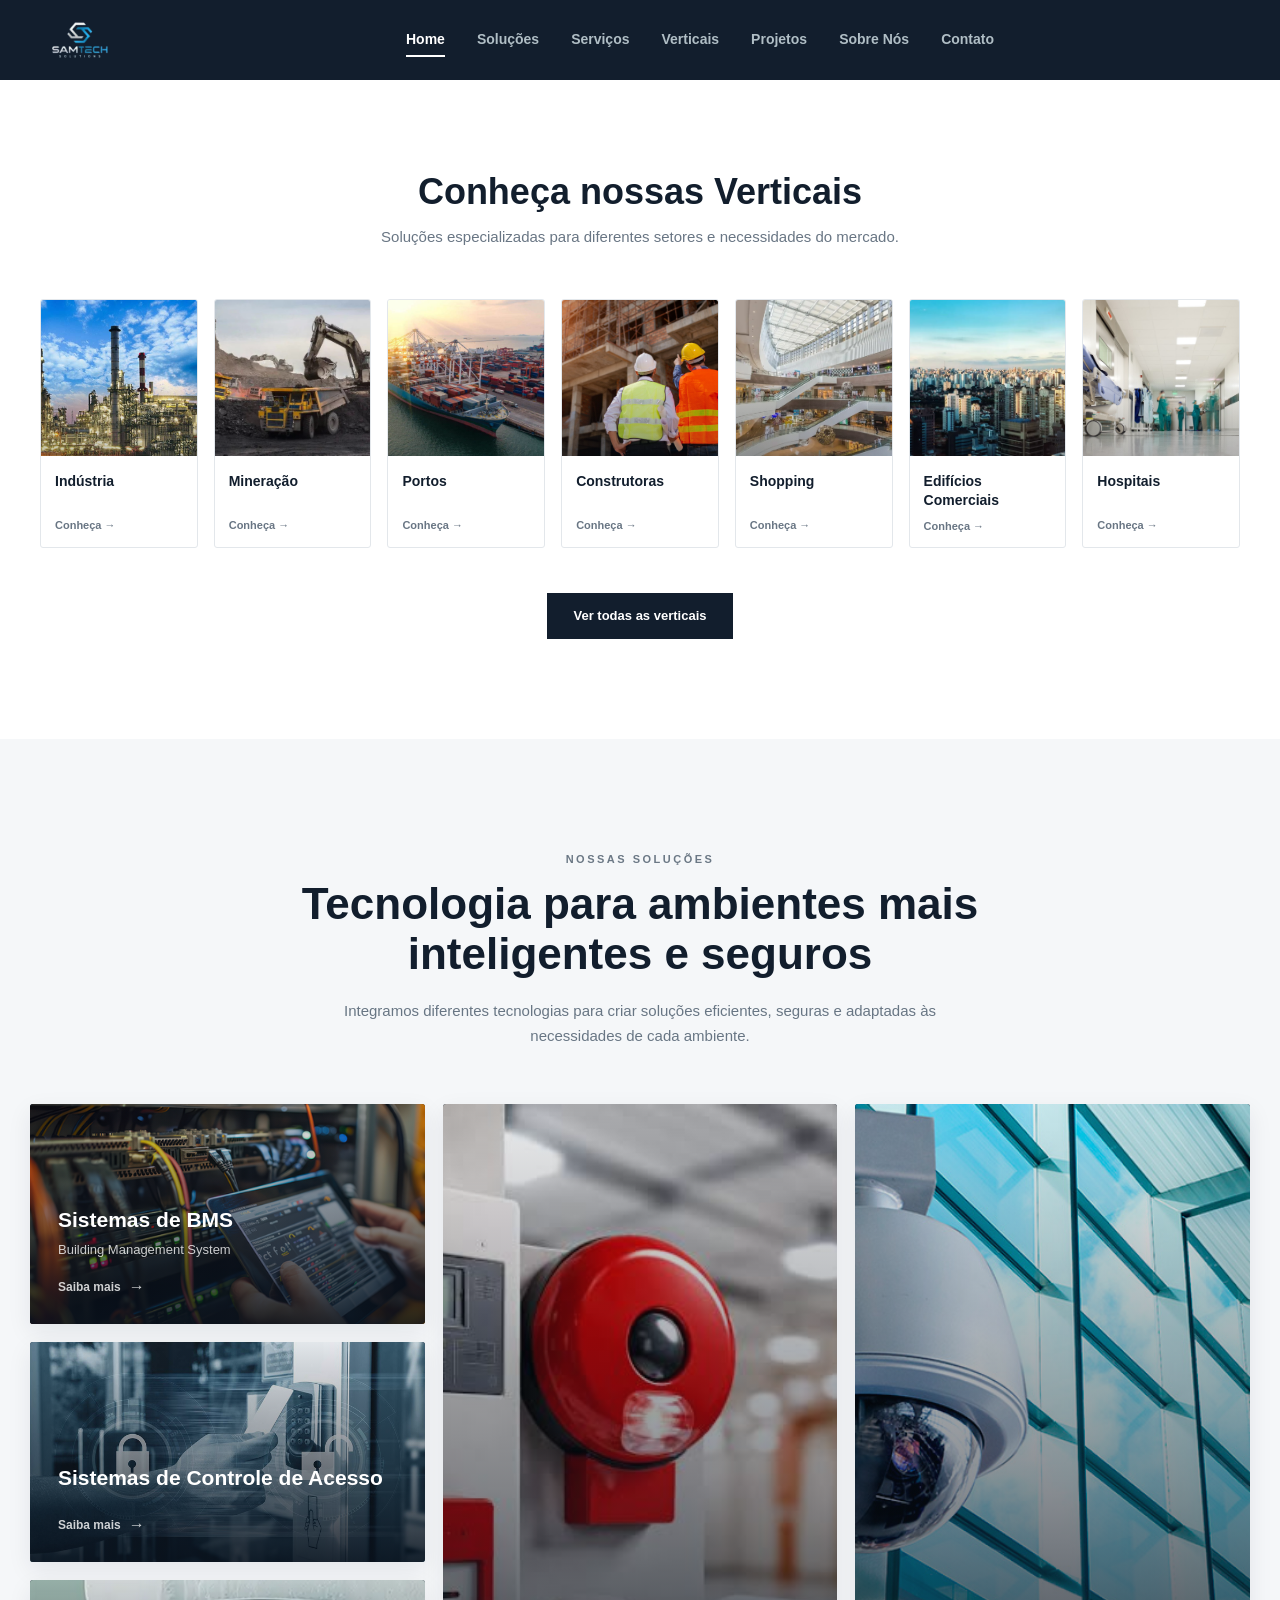
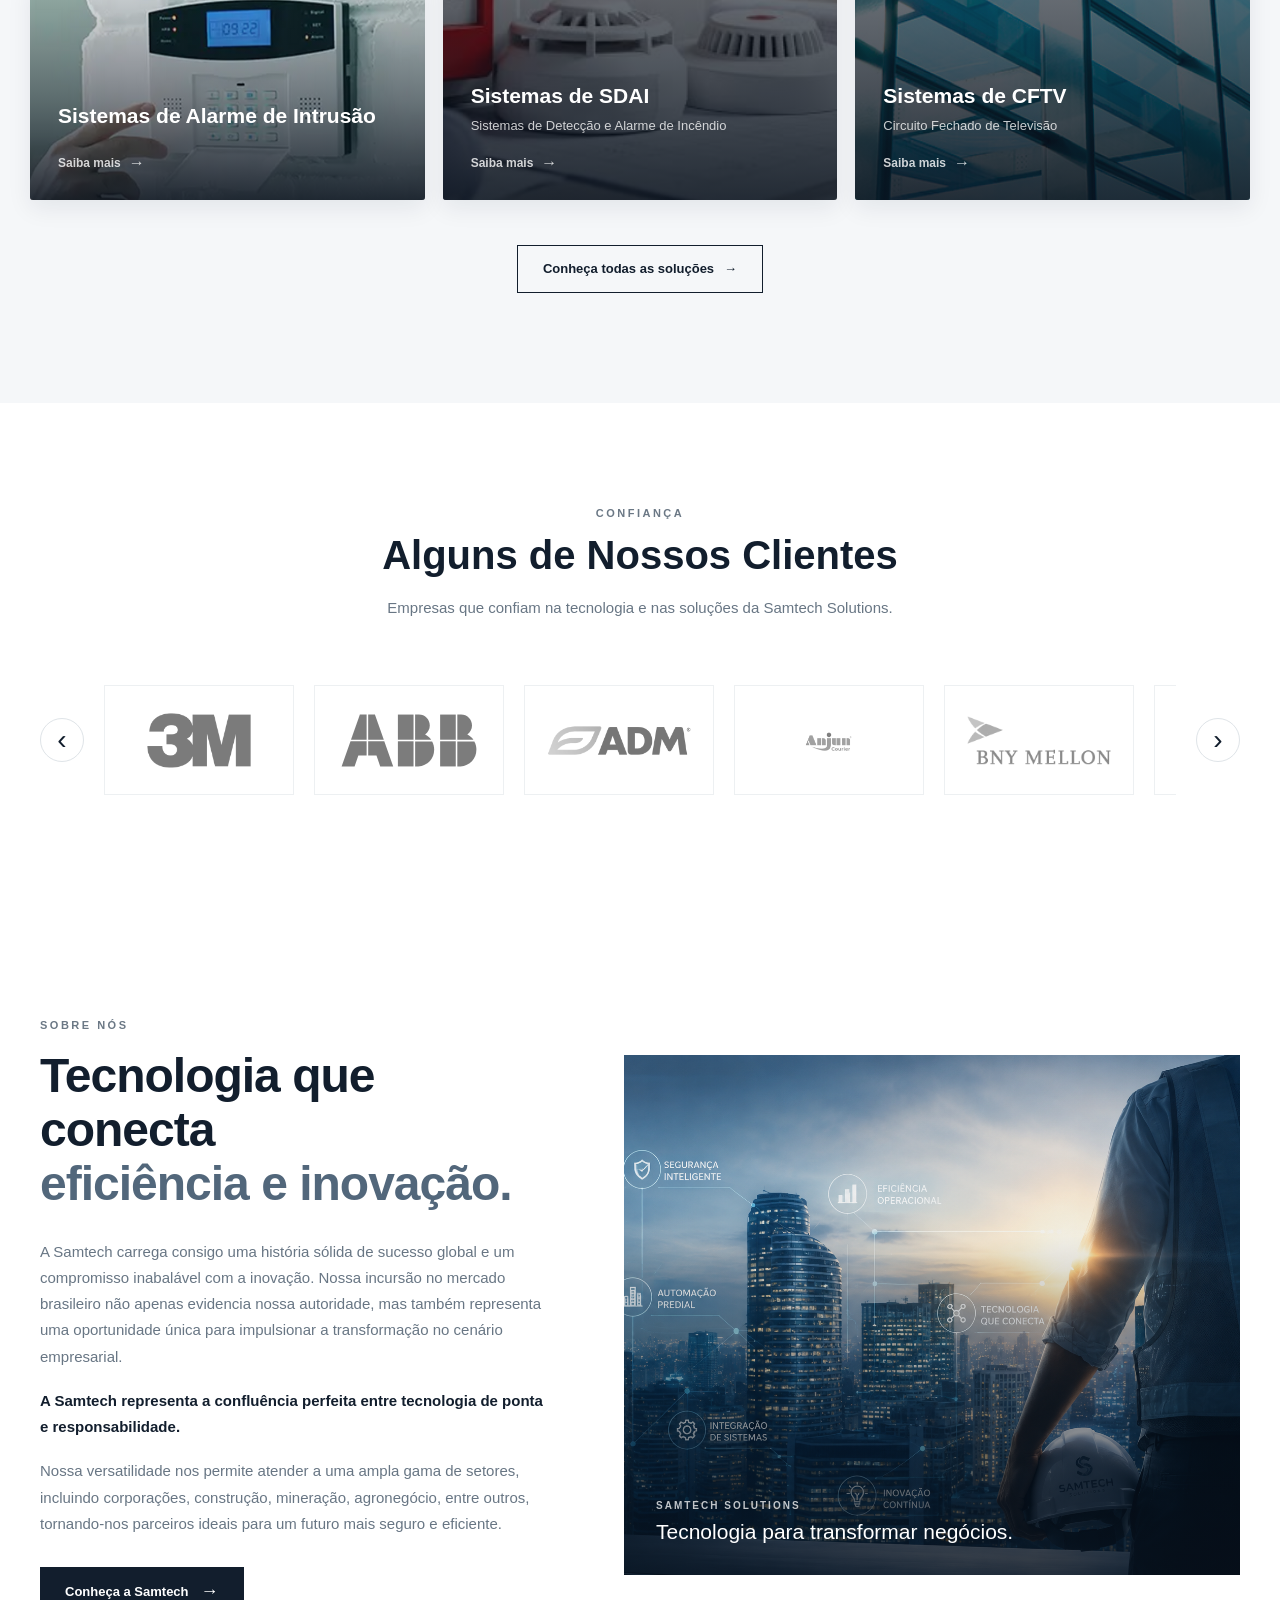
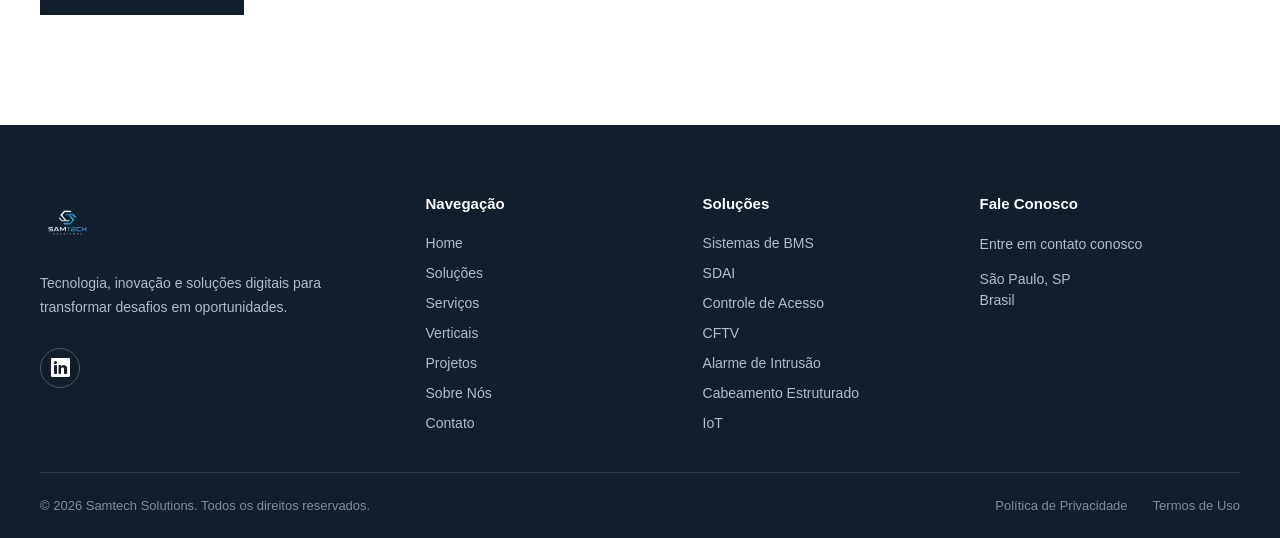
<file: index.html>
<!DOCTYPE html>
<html lang="pt-BR">

<head>
    <meta charset="UTF-8">
    <meta name="viewport" content="width=device-width, initial-scale=1.0">

    <link rel="stylesheet" href="css/header.css">
    <link rel="stylesheet" href="css/home.css">
    <link rel="stylesheet" href="css/footer.css">
    <link rel="stylesheet" href="https://cdn.jsdelivr.net/npm/bootstrap-icons@1.11.3/font/bootstrap-icons.min.css">


    <title>Samtech Solutions</title>
</head>


<body>

    <header id="site-control">

        <div class="site-control__inner">

            <!-- LOGO -->
            <a class="logo" href="index.html" aria-label="Samtech Solutions - Página inicial">
                <img src="assets/samtechsolutionsbr_logotransparente.png" alt="Samtech Solutions">
            </a>

            
            <!-- MENU HAMBÚRGUER -->
<button class="menu-hamburguer" aria-label="Abrir menu">
    ☰
</button>



            <!-- MENU PRINCIPAL -->
            <nav class="site-control__inline-links" aria-label="Navegação principal">

                <ul class="nav-menu">

                    <li class="active">
                        <a href="index.html">
                            Home
                        </a>
                    </li>

                    <li>
                        <a href="paginas/solucoes.html">
                            Soluções
                        </a>
                    </li>

                    <li>
                        <a href="paginas/servicos.html">
                            Serviços
                        </a>
                    </li>

                    <li>
                        <a href="paginas/verticais.html">
                            Verticais
                        </a>
                    </li>

                    <li>
                        <a href="paginas/projetos.html">
                            Projetos
                        </a>
                    </li>

                    <li>
                        <a href="paginas/quem_somos.html">
                            Sobre Nós
                        </a>
                    </li>

                    <li>
                        <a href="paginas/contato.html">
                            Contato
                        </a>
                    </li>

                </ul>

            </nav>

        </div>

    </header>


    <main>

        <!-- =====================================================
     NOSSAS VERTICAIS
     ===================================================== -->

        <section class="verticals" id="verticais">

            <div class="verticals-container">

                <!-- TÍTULO -->

                <div class="verticals-header">

                    <h2>
                        Conheça nossas Verticais
                    </h2>

                    <p>
                        Soluções especializadas para diferentes setores
                        e necessidades do mercado.
                    </p>

                </div>


                <!-- =================================================
             CARDS DAS VERTICAIS
             ================================================= -->

                <div class="verticals-grid">


                    <!-- INDÚSTRIA -->

                    <a href="paginas/verticais.html#industria" class="vertical-card">

                        <div class="vertical-image">

                            <img src="assets/home/industria-home.jpg" alt="Indústria" loading="lazy">

                        </div>

                        <div class="vertical-content">

                            <h3>
                                Indústria
                            </h3>

                            <span>
                                Conheça →
                            </span>

                        </div>

                    </a>


                    <!-- MINERAÇÃO -->

                    <a href="paginas/verticais.html#mineracao" class="vertical-card">

                        <div class="vertical-image">

                            <img src="assets/home/mineracao-home.jpg" alt="Mineração" loading="lazy">

                        </div>

                        <div class="vertical-content">

                            <h3>
                                Mineração
                            </h3>

                            <span>
                                Conheça →
                            </span>

                        </div>

                    </a>


                    <!-- PORTOS -->

                    <a href="paginas/verticais.html#portos" class="vertical-card">

                        <div class="vertical-image">

                            <img src="assets/home/portos-home.jpg" alt="Portos" loading="lazy">

                        </div>

                        <div class="vertical-content">

                            <h3>
                                Portos
                            </h3>

                            <span>
                                Conheça →
                            </span>

                        </div>

                    </a>


                    <!-- CONSTRUTORAS -->

                    <a href="paginas/verticais.html#construtoras" class="vertical-card">

                        <div class="vertical-image">

                            <img src="assets/home/construtoras-home.jpg" alt="Construtoras" loading="lazy">

                        </div>

                        <div class="vertical-content">

                            <h3>
                                Construtoras
                            </h3>

                            <span>
                                Conheça →
                            </span>

                        </div>

                    </a>


                    <!-- SHOPPING -->

                    <a href="paginas/verticais.html#shoppings" class="vertical-card">

                        <div class="vertical-image">

                            <img src="assets/home/shopping-home.jpg" alt="Shopping" loading="lazy">

                        </div>

                        <div class="vertical-content">

                            <h3>
                                Shopping
                            </h3>

                            <span>
                                Conheça →
                            </span>

                        </div>

                    </a>


                    <!-- EDIFÍCIOS COMERCIAIS -->

                    <a href="paginas/verticais.html#edificios" class="vertical-card">

                        <div class="vertical-image">

                            <img src="assets/home/edificios-home.jpg" alt="Edifícios Comerciais" loading="lazy">

                        </div>

                        <div class="vertical-content">

                            <h3>
                                Edifícios Comerciais
                            </h3>

                            <span>
                                Conheça →
                            </span>

                        </div>

                    </a>


                    <!-- HOSPITAIS -->

                    <a href="paginas/verticais.html#hospitais" class="vertical-card">

                        <div class="vertical-image">

                            <img src="assets/home/hospitais-home.jpg" alt="Hospitais" loading="lazy">

                        </div>

                        <div class="vertical-content">

                            <h3>
                                Hospitais
                            </h3>

                            <span>
                                Conheça →
                            </span>

                        </div>

                    </a>

                </div>


                <!-- =================================================
             BOTÃO
             ================================================= -->

                <div class="verticals-footer">

                    <a href="paginas/verticais.html" class="verticals-button">
                        Ver todas as verticais
                    </a>

                </div>

            </div>

        </section>

        <!-- =====================================================
     SOLUÇÕES / VERTICAIS TECNOLÓGICAS
     ===================================================== -->

        <section class="solutions" id="solucoes">

            <div class="solutions-container">

                <!-- CABEÇALHO -->

                <div class="solutions-header">

                    <span class="solutions-label">
                        NOSSAS SOLUÇÕES
                    </span>

                    <h2>
                        Tecnologia para ambientes mais inteligentes e seguros
                    </h2>

                    <p>
                        Integramos diferentes tecnologias para criar soluções
                        eficientes, seguras e adaptadas às necessidades de cada
                        ambiente.
                    </p>

                </div>


                <!-- =================================================
             MOSAICO DE SOLUÇÕES
             ================================================= -->

                <div class="solutions-grid">


                    <!-- =================================================
                 BMS
                 ================================================= -->

                    <a href="paginas/solucoes.html#card-1" class="solution-card solution-bms">

                        <img src="assets/home/sbms-home.png" alt="Sistema BMS - Building Management System"
                            loading="lazy">

                        <div class="solution-overlay"></div>

                        <div class="solution-content">

                            <h3>
                                Sistemas de BMS
                            </h3>

                            <p>
                                Building Management System
                            </p>


                            <span class="solution-link">
                                Saiba mais
                                <span>→</span>
                            </span>

                        </div>

                    </a>


                    <!-- =================================================
                 CONTROLE DE ACESSO
                 ================================================= -->

                    <a href="paginas/solucoes.html#card-3" class="solution-card solution-access">

                        <img src="assets/home/sca-home.jpg" alt="Sistema de controle de acesso" loading="lazy">

                        <div class="solution-overlay"></div>

                        <div class="solution-content">

                            <h3>
                                Sistemas de Controle de Acesso
                            </h3>

                            <span class="solution-link">
                                Saiba mais
                                <span>→</span>
                            </span>

                        </div>

                    </a>


                    <!-- =================================================
                 INTRUSÃO
                 ================================================= -->

                    <a href="paginas/solucoes.html#card-5" class="solution-card solution-intrusion">

                        <img src="assets/home/sai-home.png" alt="Sistema de alarme de intrusão" loading="lazy">

                        <div class="solution-overlay"></div>

                        <div class="solution-content">

                            <h3>
                                Sistemas de Alarme de Intrusão
                            </h3>


                            <span class="solution-link">
                                Saiba mais
                                <span>→</span>
                            </span>

                        </div>

                    </a>


                    <!-- =================================================
                 SDAI
                 ================================================= -->

                    <a href="paginas/solucoes.html#card-2" class="solution-card solution-fire">

                        <img src="assets/home/sdai-home.jpg" alt="Sistema de detecção e alarme de incêndio"
                            loading="lazy">

                        <div class="solution-overlay"></div>

                        <div class="solution-content">

                            <h3>
                                Sistemas de SDAI
                            </h3>

                            <p>
                                Sistemas de Detecção e Alarme de Incêndio
                            </p>


                            <span class="solution-link">
                                Saiba mais
                                <span>→</span>
                            </span>

                        </div>

                    </a>


                    <!-- =================================================
                 CFTV
                 ================================================= -->

                    <a href="paginas/solucoes.html#card-4" class="solution-card solution-cctv">

                        <img src="assets/home/scftv-home.jpg" alt="Sistema de CFTV e monitoramento" loading="lazy">

                        <div class="solution-overlay"></div>

                        <div class="solution-content">

                            <h3>
                                Sistemas de CFTV
                            </h3>

                            <p>
                                Circuito Fechado de Televisão
                            </p>


                            <span class="solution-link">
                                Saiba mais
                                <span>→</span>
                            </span>

                        </div>

                    </a>

                </div>


                <!-- =================================================
             CTA
             ================================================= -->

                <div class="solutions-footer">

                    <a href="paginas/solucoes.html" class="solutions-button">
                        Conheça todas as soluções
                        <span>→</span>
                    </a>

                </div>

            </div>

        </section>

        <!-- =========================================================
     CLIENTES
     ========================================================= -->

        <section class="clients" id="clientes">

            <div class="clients-container">

                <!-- Cabeçalho -->

                <div class="clients-header">

                    <span class="clients-label">
                        CONFIANÇA
                    </span>

                    <h2>
                        Alguns de Nossos Clientes
                    </h2>

                    <p>
                        Empresas que confiam na tecnologia e nas soluções
                        da Samtech Solutions.
                    </p>

                </div>


                <!-- Carrossel -->

                <div class="clients-carousel">

                    <!-- Botão anterior -->

                    <button class="clients-arrow clients-arrow-prev" type="button" aria-label="Clientes anteriores">
                        <span>‹</span>
                    </button>


                    <!-- Área visível -->

                    <div class="clients-viewport">

                        <div class="clients-track">


                            <!-- LOGOS -->

                            <div class="client-logo">
                                <img src="assets/clientes/3M-home.avif" alt="3M" loading="lazy">
                            </div>


                            <div class="client-logo">
                                <img src="assets/clientes/ABB-home.svg" alt="ABB" loading="lazy">
                            </div>


                            <div class="client-logo">
                                <img src="assets/clientes/adm-home.avif" alt="ADM" loading="lazy">
                            </div>


                            <div class="client-logo">
                                <img src="assets/clientes/anjun-home.avif" alt="Anjun" loading="lazy">
                            </div>


                            <div class="client-logo">
                                <img src="assets/clientes/bny_mellon-home.webp" alt="BNY Mellon" loading="lazy">
                            </div>


                            <div class="client-logo">
                                <img src="assets/clientes/Bradesco-home.webp" alt="Bradesco" loading="lazy">
                            </div>


                            <div class="client-logo">
                                <img src="assets/clientes/camargo_correa-home.avif" alt="Camargo Corrêa" loading="lazy">
                            </div>


                            <div class="client-logo">
                                <img src="assets/clientes/campari-home.webp" alt="Campari" loading="lazy">
                            </div>


                            <div class="client-logo">
                                <img src="assets/clientes/ccr-home.webp" alt="CCR" loading="lazy">
                            </div>


                            <div class="client-logo">
                                <img src="assets/clientes/danone-home.avif" alt="Danone" loading="lazy">
                            </div>


                            <div class="client-logo">
                                <img src="assets/clientes/DuPont-home.png" alt="DuPont" loading="lazy">
                            </div>


                            <div class="client-logo">
                                <img src="assets/clientes/Embraer-home.avif" alt="Embraer" loading="lazy">
                            </div>


                            <div class="client-logo">
                                <img src="assets/clientes/fca-home.webp" alt="FCA" loading="lazy">
                            </div>


                            <div class="client-logo">
                                <img src="assets/clientes/fmrp_usp-home.avif"
                                    alt="Hospital das Clínicas da Faculdade de Medicina de Ribeirão Preto - USP"
                                    loading="lazy">
                            </div>


                            <div class="client-logo">
                                <img src="assets/clientes/gtel-home.avif" alt="GTEL" loading="lazy">
                            </div>


                            <div class="client-logo">
                                <img src="assets/clientes/HC-home.webp" alt="Hospital das Clínicas" loading="lazy">
                            </div>


                            <div class="client-logo">
                                <img src="assets/clientes/imile-home.webp" alt="iMile" loading="lazy">
                            </div>


                            <div class="client-logo">
                                <img src="assets/clientes/ironmountain-home.png" alt="Iron Mountain" loading="lazy">
                            </div>


                            <div class="client-logo">
                                <img src="assets/clientes/johnsonjohnson-home.svg" alt="Johnson & Johnson"
                                    loading="lazy">
                            </div>


                            <div class="client-logo">
                                <img src="assets/clientes/jtexpress-home.avif" alt="J&T Express" loading="lazy">
                            </div>


                            <div class="client-logo">
                                <img src="assets/clientes/lafarge-home.svg" alt="Lafarge" loading="lazy">
                            </div>


                            <div class="client-logo">
                                <img src="assets/clientes/lojaodobras-home.webp" alt="Lojão do Brás" loading="lazy">
                            </div>


                            <div class="client-logo">
                                <img src="assets/clientes/metalac-home.webp" alt="Metalac" loading="lazy">
                            </div>


                            <div class="client-logo">
                                <img src="assets/clientes/nestle-home.webp" alt="Nestlé" loading="lazy">
                            </div>


                            <div class="client-logo">
                                <img src="assets/clientes/rock-home.avif" alt="Rockwell Automation" loading="lazy">
                            </div>


                            <div class="client-logo">
                                <img src="assets/clientes/saint_gobain-home.webp" alt="Saint-Gobain" loading="lazy">
                            </div>


                            <div class="client-logo">
                                <img src="assets/clientes/samsung-home.svg" alt="Samsung" loading="lazy">
                            </div>


                            <div class="client-logo">
                                <img src="assets/clientes/scania-home.avif" alt="Scania" loading="lazy">
                            </div>


                            <div class="client-logo">
                                <img src="assets/clientes/sesc-home.avif" alt="SESC" loading="lazy">
                            </div>


                            <div class="client-logo">
                                <img src="assets/clientes/tevisa-home.avif" alt="Tevisa" loading="lazy">
                            </div>


                            <div class="client-logo">
                                <img src="assets/clientes/toledo_ferrari-home.webp" alt="Toledo Ferrari" loading="lazy">
                            </div>


                            <div class="client-logo">
                                <img src="assets/clientes/unilever-home.avif" alt="Unilever" loading="lazy">
                            </div>


                            <div class="client-logo">
                                <img src="assets/clientes/villares-home.avif" alt="Villares Metals" loading="lazy">
                            </div>


                            <div class="client-logo">
                                <img src="assets/clientes/volkswagen-home.avif" alt="Volkswagen" loading="lazy">
                            </div>

                        </div>

                    </div>


                    <!-- Botão próximo -->

                    <button class="clients-arrow clients-arrow-next" type="button" aria-label="Próximos clientes">
                        <span>›</span>
                    </button>

                </div>

            </div>

        </section>

        <!-- =========================================================
     SOBRE NÓS
     ========================================================= -->

        <section class="about-home" id="sobre-nos">

            <div class="about-home-container">

                <!-- TEXTO -->

                <div class="about-home-content">

                    <span class="about-home-label">
                        SOBRE NÓS
                    </span>

                    <h2>
                        Tecnologia que conecta
                        <span>eficiência e inovação.</span>
                    </h2>

                    <div class="about-home-text">

                        <p>
                            A Samtech carrega consigo uma história sólida de
                            sucesso global e um compromisso inabalável com a
                            inovação. Nossa incursão no mercado brasileiro não
                            apenas evidencia nossa autoridade, mas também
                            representa uma oportunidade única para impulsionar
                            a transformação no cenário empresarial.
                        </p>

                        <p>
                            <strong>
                                A Samtech representa a confluência perfeita
                                entre tecnologia de ponta e responsabilidade.
                            </strong>
                        </p>

                        <p>
                            Nossa versatilidade nos permite atender a uma ampla
                            gama de setores, incluindo corporações, construção,
                            mineração, agronegócio, entre outros, tornando-nos
                            parceiros ideais para um futuro mais seguro e
                            eficiente.
                        </p>

                    </div>

                    <a href="paginas/quem_somos.html" class="about-home-button">
                        Conheça a Samtech

                        <span aria-hidden="true">→</span>
                    </a>

                </div>


                <!-- IMAGEM -->

                <div class="about-home-image">

                    <img src="assets/home/sobrenos-home.png" alt="Tecnologia e inovação no ambiente corporativo"
                        loading="lazy">

                    <div class="about-home-image-overlay"></div>

                    <div class="about-home-image-caption">

                        <span>
                            SAMTECH SOLUTIONS
                        </span>

                        <strong>
                            Tecnologia para transformar negócios.
                        </strong>

                    </div>

                </div>

            </div>

        </section>

    </main>

    <script src="js/script.js"></script>

</body>

<!-- =====================================================
     RODAPÉ
     ===================================================== -->

<footer class="site-footer">

    <div class="footer-container">


        <!-- =================================================
             MARCA
             ================================================= -->

        <div class="footer-brand">

            <a href="index.html" class="footer-logo" aria-label="Samtech Solutions - Página inicial">

                <img src="assets/samtechsolutionsbr_logotransparente.png" alt="Samtech Solutions">

            </a>


            <p class="footer-description">
                Tecnologia, inovação e soluções digitais para
                transformar desafios em oportunidades.
            </p>


            <!-- REDES SOCIAIS -->

            <div class="footer-social">

                <a href="https://www.linkedin.com/company/samtechsolutionsbr/" target="_blank" rel="noopener noreferrer"
                    aria-label="LinkedIn da Samtech Solutions" class="linkedin-link">
                    <i class="bi bi-linkedin"></i>
                </a>

            </div>

        </div>


        <!-- =================================================
             NAVEGAÇÃO
             ================================================= -->

        <div class="footer-column">

            <h3>
                Navegação
            </h3>


            <ul class="footer-links">

                <li>
                    <a href="index.html">
                        Home
                    </a>
                </li>

                <li>
                    <a href="paginas/solucoes.html">
                        Soluções
                    </a>
                </li>

                <li>
                    <a href="paginas/servicos.html">
                        Serviços
                    </a>
                </li>

                <li>
                    <a href="paginas/verticais.html">
                        Verticais
                    </a>
                </li>

                <li>
                    <a href="paginas/projetos.html">
                        Projetos
                    </a>
                </li>

                <li>
                    <a href="paginas/quem_somos.html">
                        Sobre Nós
                    </a>
                </li>

                <li>
                    <a href="paginas/contato.html">
                        Contato
                    </a>
                </li>

            </ul>

        </div>


        <!-- =================================================
             SOLUÇÕES
             ================================================= -->

        <div class="footer-column">

            <h3>
                Soluções
            </h3>


            <ul class="footer-links">

                <li>
                    <a href="paginas/solucoes.html#card-1">
                        Sistemas de BMS
                    </a>
                </li>

                <li>
                    <a href="paginas/solucoes.html#card-2">
                        SDAI
                    </a>
                </li>

                <li>
                    <a href="paginas/solucoes.html#card-3">
                        Controle de Acesso
                    </a>
                </li>

                <li>
                    <a href="paginas/solucoes.html#card-4">
                        CFTV
                    </a>
                </li>

                <li>
                    <a href="paginas/solucoes.html#card-5">
                        Alarme de Intrusão
                    </a>
                </li>

                <li>
                    <a href="paginas/solucoes.html#card-6">
                        Cabeamento Estruturado
                    </a>
                </li>

                <li>
                    <a href="paginas/solucoes.html#card-7">
                        IoT
                    </a>
                </li>

            </ul>

        </div>


        <!-- =================================================
             CONTATO
             ================================================= -->

        <div class="footer-column">

            <h3>
                Fale Conosco
            </h3>


            <div class="footer-contact">

                <div class="footer-contact-item">

                    <span>
                        Entre em contato conosco
                    </span>

                </div>


                <div class="footer-contact-item">

                    <span>
                        São Paulo, SP<br>
                        Brasil
                    </span>

                </div>

            </div>

        </div>

    </div>


    <!-- =====================================================
         DIVISÓRIA
         ===================================================== -->

    <div class="footer-divider"></div>


    <!-- =====================================================
         COPYRIGHT
         ===================================================== -->

    <div class="footer-bottom">

        <p class="footer-copyright">
            © 2026 Samtech Solutions. Todos os direitos reservados.
        </p>


        <div class="footer-legal">

            <a href="paginas/politica-privacidade.html">
                Política de Privacidade
            </a>

            <a href="paginas/termos-uso.html">
                Termos de Uso
            </a>

        </div>

    </div>

</footer>

</html>
</file>
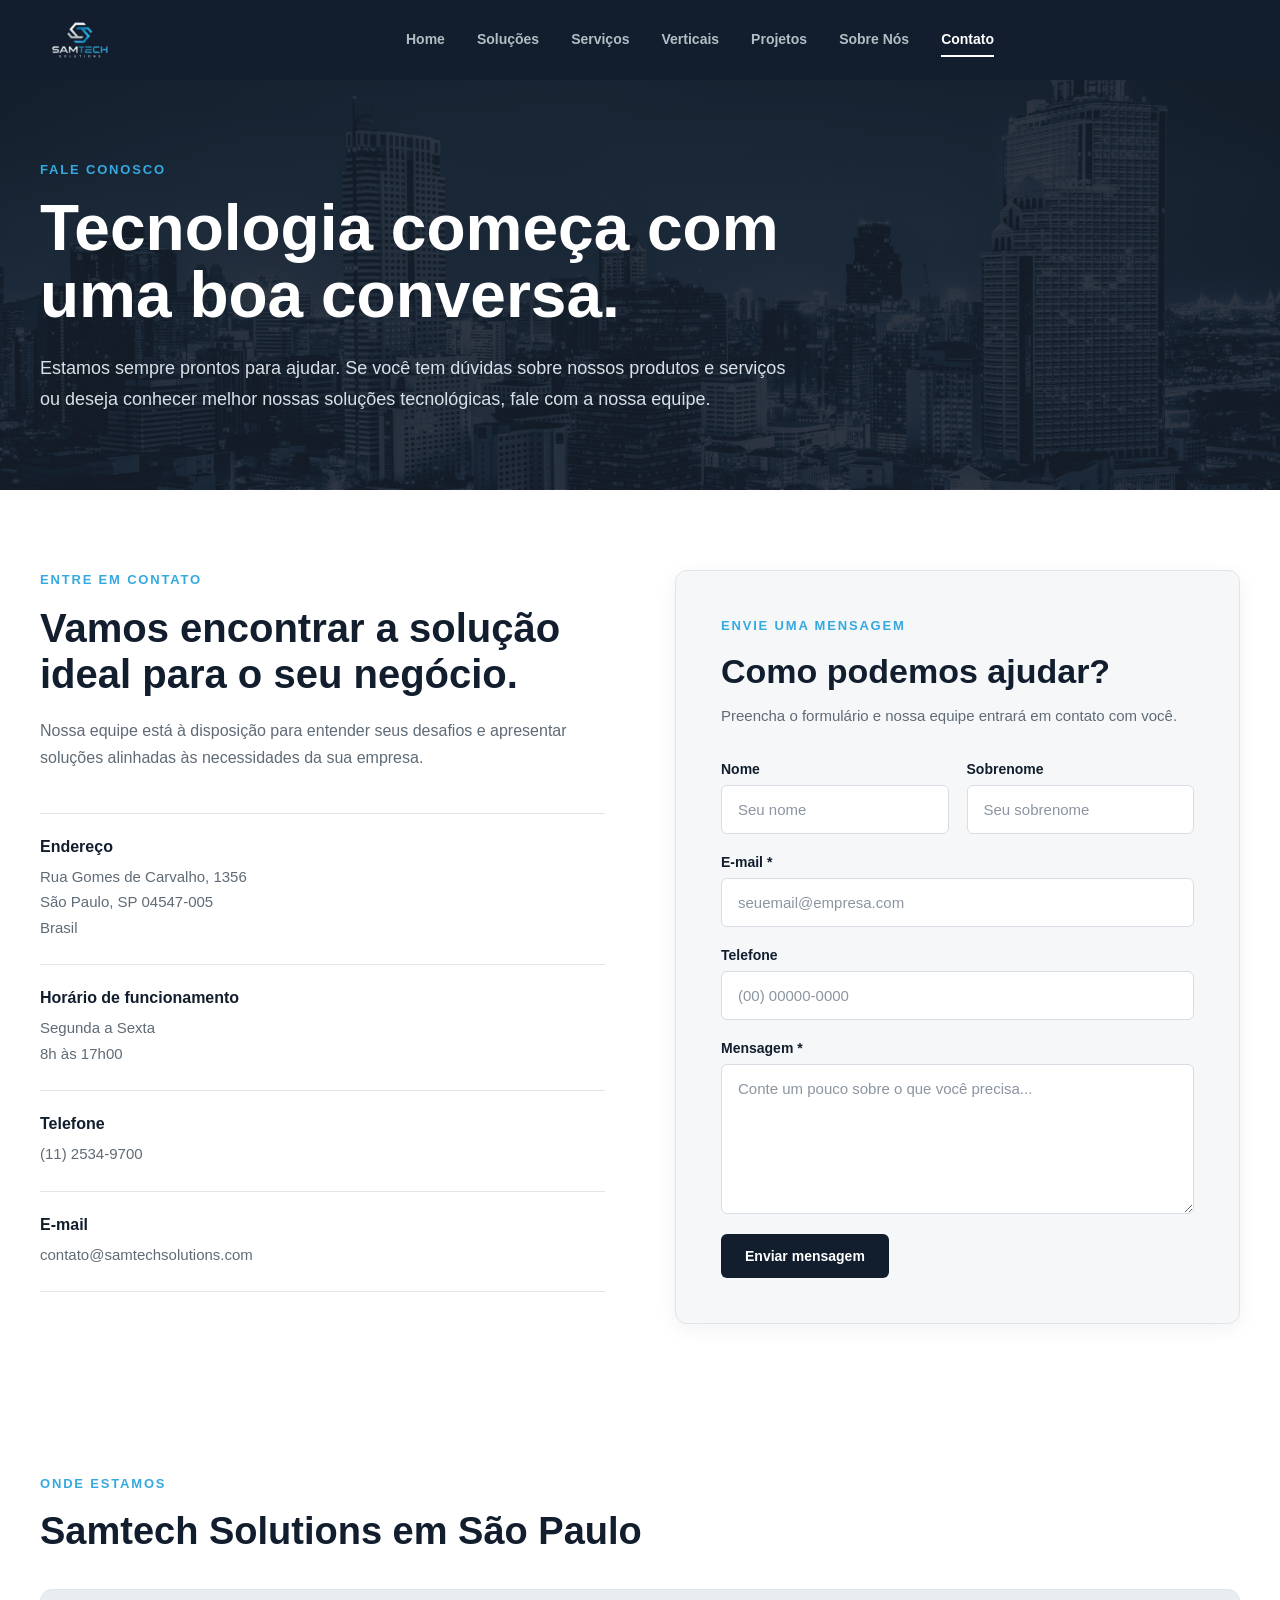
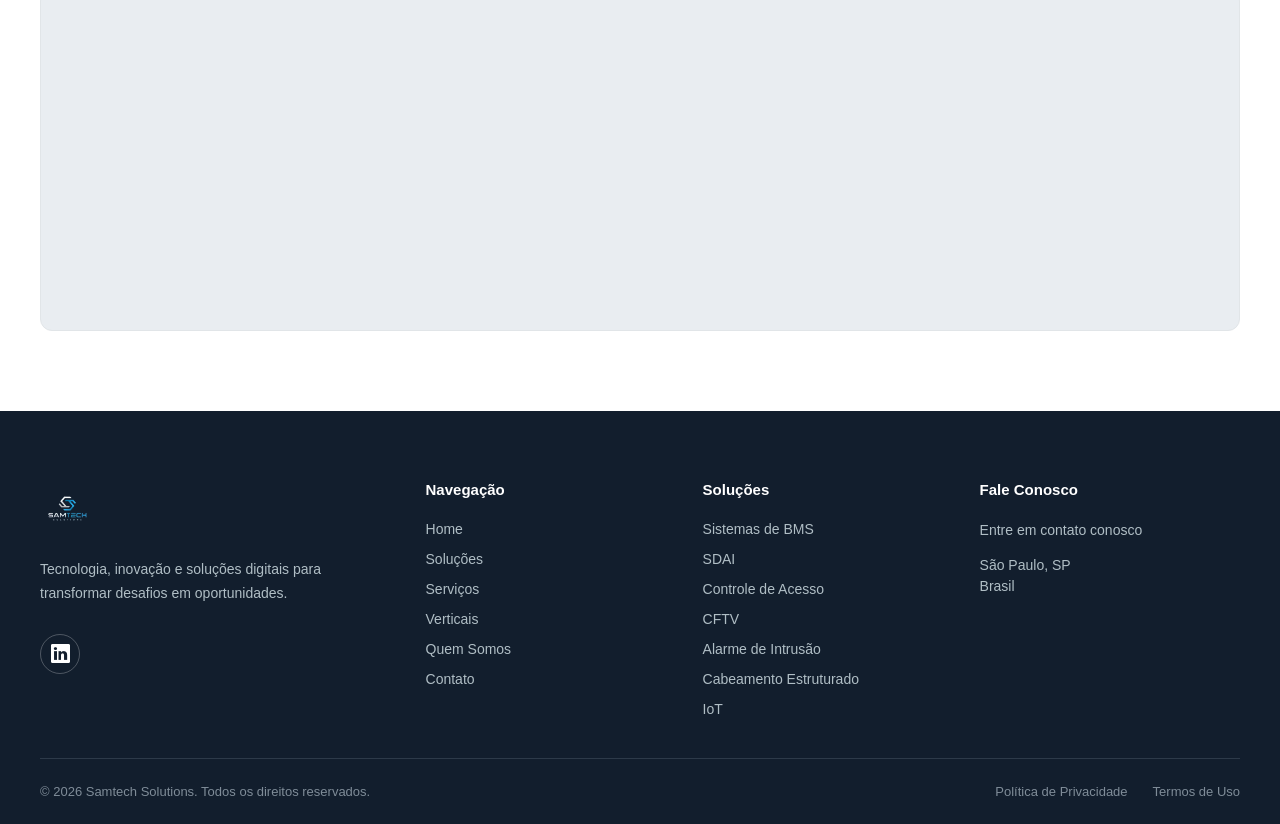
<file: paginas/contato.html>
<!DOCTYPE html>
<html lang="pt-BR">

<head>
    <meta charset="UTF-8">
    <meta name="viewport" content="width=device-width, initial-scale=1.0">

    <!-- CSS -->
    <link rel="stylesheet" href="../css/header.css">
    <link rel="stylesheet" href="../css/footer.css">
    <link rel="stylesheet" href="../css/style.css">
    <link rel="stylesheet" href="../css/resposive.css">
    <link rel="stylesheet" href="https://cdn.jsdelivr.net/npm/bootstrap-icons@1.11.3/font/bootstrap-icons.min.css">

    <title>Fale Conosco | Samtech Solutions</title>
</head>

<body>

    <!-- =====================================================
         CABEÇALHO
    ====================================================== -->

    <header id="site-control">

        <div class="site-control__inner">

            <!-- LOGO -->
            <a class="logo" href="../index.html" aria-label="Samtech Solutions - Página inicial">
                <img src="../assets/samtechsolutionsbr_logotransparente.png" alt="Samtech Solutions">
            </a>

            <!-- MENU HAMBÚRGUER -->
<button class="menu-hamburguer" aria-label="Abrir menu">
    ☰
</button>


            <!-- MENU PRINCIPAL -->
            <nav class="site-control__inline-links" aria-label="Navegação principal">

                <ul class="nav-menu">

                    <li>
                        <a href="../index.html">
                            Home
                        </a>
                    </li>

                    <li>
                        <a href="../paginas/solucoes.html">
                            Soluções
                        </a>
                    </li>

                    <li>
                        <a href="../paginas/servicos.html">
                            Serviços
                        </a>
                    </li>

                    <li>
                        <a href="../paginas/verticais.html">
                            Verticais
                        </a>
                    </li>

                    <li>
                        <a href="../paginas/projetos.html">
                            Projetos
                        </a>
                    </li>

                    <li>
                        <a href="../paginas/quem_somos.html">
                            Sobre Nós
                        </a>
                    </li>

                    <li class="active">
                        <a href="../paginas/contato.html">
                            Contato
                        </a>
                    </li>

                </ul>

            </nav>

        </div>

    </header>



    <!-- =====================================================
         CONTEÚDO PRINCIPAL
    ====================================================== -->

    <main class="contact-page">


        <!-- HERO -->

        <section class="contact-hero">

            <div class="contact-container">

                <span class="contact-eyebrow">
                    Fale Conosco
                </span>

                <h1>
                    Tecnologia começa com uma boa conversa.
                </h1>

                <p>
                    Estamos sempre prontos para ajudar. Se você tem dúvidas
                    sobre nossos produtos e serviços ou deseja conhecer melhor
                    nossas soluções tecnológicas, fale com a nossa equipe.
                </p>

            </div>

        </section>


        <!-- =====================================================
             CONTATO + FORMULÁRIO
        ====================================================== -->

        <section class="contact-content">

            <div class="contact-container contact-grid">


                <!-- INFORMAÇÕES -->

                <div class="contact-info">

                    <span class="contact-eyebrow">
                        Entre em contato
                    </span>

                    <h2>
                        Vamos encontrar a solução ideal para o seu negócio.
                    </h2>

                    <p class="contact-intro">
                        Nossa equipe está à disposição para entender seus
                        desafios e apresentar soluções alinhadas às
                        necessidades da sua empresa.
                    </p>


                    <div class="contact-info-list">


                        <!-- ENDEREÇO -->

                        <div class="contact-info-item">
                            <div>
                                <h3>Endereço</h3>

                                <p>
                                    Rua Gomes de Carvalho, 1356<br>
                                    São Paulo, SP 04547-005<br>
                                    Brasil
                                </p>
                            </div>
                        </div>

                        <!-- HORÁRIO -->

                        <div class="contact-info-item">

                            <div>
                                <h3>Horário de funcionamento</h3>

                                <p>
                                    Segunda a Sexta<br>
                                    8h às 17h00
                                </p>
                            </div>

                        </div>


                        <!-- TELEFONE -->

                        <div class="contact-info-item">

                            <div>
                                <h3>Telefone</h3>

                                <a href="tel:+551125349700">
                                    (11) 2534-9700
                                </a>
                            </div>

                        </div>


                        <!-- E-MAIL -->

                        <div class="contact-info-item">

                            <div>
                                <h3>E-mail</h3>

                                <a href="mailto:contato@samtechsolutions.com">
                                    contato@samtechsolutions.com
                                </a>
                            </div>

                        </div>

                    </div>

                </div>


                <!-- =====================================================
                     FORMULÁRIO
                ====================================================== -->

                <div class="contact-form-card">

                    <span class="contact-eyebrow">
                        Envie uma mensagem
                    </span>

                    <h2>
                        Como podemos ajudar?
                    </h2>

                    <p>
                        Preencha o formulário e nossa equipe entrará
                        em contato com você.
                    </p>


                    <form class="contact-form">


                        <!-- NOME + SOBRENOME -->

                        <div class="form-row">

                            <div class="form-group">

                                <label for="nome">
                                    Nome
                                </label>

                                <input type="text" id="nome" name="nome" placeholder="Seu nome">

                            </div>


                            <div class="form-group">

                                <label for="sobrenome">
                                    Sobrenome
                                </label>

                                <input type="text" id="sobrenome" name="sobrenome" placeholder="Seu sobrenome">

                            </div>

                        </div>


                        <!-- EMAIL -->

                        <div class="form-group">

                            <label for="email">
                                E-mail *
                            </label>

                            <input type="email" id="email" name="email" placeholder="seuemail@empresa.com" required>

                        </div>


                        <!-- TELEFONE -->

                        <div class="form-group">

                            <label for="telefone">
                                Telefone
                            </label>

                            <input type="tel" id="telefone" name="telefone" placeholder="(00) 00000-0000">

                        </div>


                        <!-- MENSAGEM -->

                        <div class="form-group">

                            <label for="mensagem">
                                Mensagem *
                            </label>

                            <textarea id="mensagem" name="mensagem" rows="6"
                                placeholder="Conte um pouco sobre o que você precisa..." required></textarea>

                        </div>


                        <button type="submit" class="contact-submit">
                            Enviar mensagem
                        </button>

                    </form>

                </div>

            </div>

        </section>


        <!-- =====================================================
             LOCALIZAÇÃO
        ====================================================== -->

        <section class="contact-location">

            <div class="contact-container">

                <div class="contact-location-header">

                    <span class="contact-eyebrow">
                        Onde estamos
                    </span>

                    <h2>
                        Samtech Solutions em São Paulo
                    </h2>

                </div>


                <div class="contact-map">

                    <iframe title="Localização da Samtech Solutions"
                        src="https://www.google.com/maps?q=Rua%20Gomes%20de%20Carvalho%201356%20S%C3%A3o%20Paulo%20SP%2004547-005&output=embed"
                        loading="lazy" referrerpolicy="no-referrer-when-downgrade">
                    </iframe>

                </div>
            </div>

        </section>

    </main>


    <!-- =====================================================
         RODAPÉ
    ====================================================== -->

    <footer class="site-footer">

        <div class="footer-container">


            <!-- MARCA -->

            <div class="footer-brand">

                <a href="../index.html" class="footer-logo" aria-label="Samtech Solutions - Página inicial">

                    <img src="../assets/samtechsolutionsbr_logotransparente.png" alt="Samtech Solutions">

                </a>


                <p class="footer-description">
                    Tecnologia, inovação e soluções digitais para
                    transformar desafios em oportunidades.
                </p>


                <div class="footer-social">

                    <a href="https://www.linkedin.com/company/samtechsolutionsbr/" target="_blank"
                        rel="noopener noreferrer" aria-label="LinkedIn da Samtech Solutions" class="linkedin-link">
                        <i class="bi bi-linkedin"></i>
                    </a>

                </div>

            </div>


            <!-- NAVEGAÇÃO -->

            <div class="footer-column">

                <h3>Navegação</h3>

                <ul class="footer-links">

                    <li>
                        <a href="../index.html">Home</a>
                    </li>

                    <li>
                        <a href="solucoes.html">Soluções</a>
                    </li>

                    <li>
                        <a href="servicos.html">Serviços</a>
                    </li>

                    <li>
                        <a href="verticais.html">Verticais</a>
                    </li>

                    <li>
                        <a href="quem_somos.html">Quem Somos</a>
                    </li>

                    <li>
                        <a href="contato.html">Contato</a>
                    </li>

                </ul>

            </div>


            <!-- SOLUÇÕES -->

            <div class="footer-column">

                <h3>Soluções</h3>

                <ul class="footer-links">

                    <li>
                        <a href="paginas/solucoes.html#card-1">
                            Sistemas de BMS
                        </a>
                    </li>

                    <li>
                        <a href="paginas/solucoes.html#card-2">
                            SDAI
                        </a>
                    </li>

                    <li>
                        <a href="paginas/solucoes.html#card-3">
                            Controle de Acesso
                        </a>
                    </li>

                    <li>
                        <a href="paginas/solucoes.html#card-4">
                            CFTV
                        </a>
                    </li>

                    <li>
                        <a href="paginas/solucoes.html#card-5">
                            Alarme de Intrusão
                        </a>
                    </li>

                    <li>
                        <a href="paginas/solucoes.html#card-6">
                            Cabeamento Estruturado
                        </a>
                    </li>

                    <li>
                        <a href="paginas/solucoes.html#card-7">
                            IoT
                        </a>
                    </li>

                </ul>

            </div>


            <!-- CONTATO -->

            <div class="footer-column">

                <h3>Fale Conosco</h3>

                <div class="footer-contact">

                    <div class="footer-contact-item">
                        <span>
                            Entre em contato conosco
                        </span>
                    </div>

                    <div class="footer-contact-item">
                        <span>
                            São Paulo, SP<br>
                            Brasil
                        </span>
                    </div>

                </div>

            </div>

        </div>


        <div class="footer-divider"></div>


        <div class="footer-bottom">

            <p class="footer-copyright">
                © 2026 Samtech Solutions. Todos os direitos reservados.
            </p>


            <div class="footer-legal">

                <a href="politica-privacidade.html">
                    Política de Privacidade
                </a>

                <a href="termos-uso.html">
                    Termos de Uso
                </a>

            </div>

        </div>

    </footer>

    <script src="../js/script.js"></script>

    
</body>

</html>
</file>
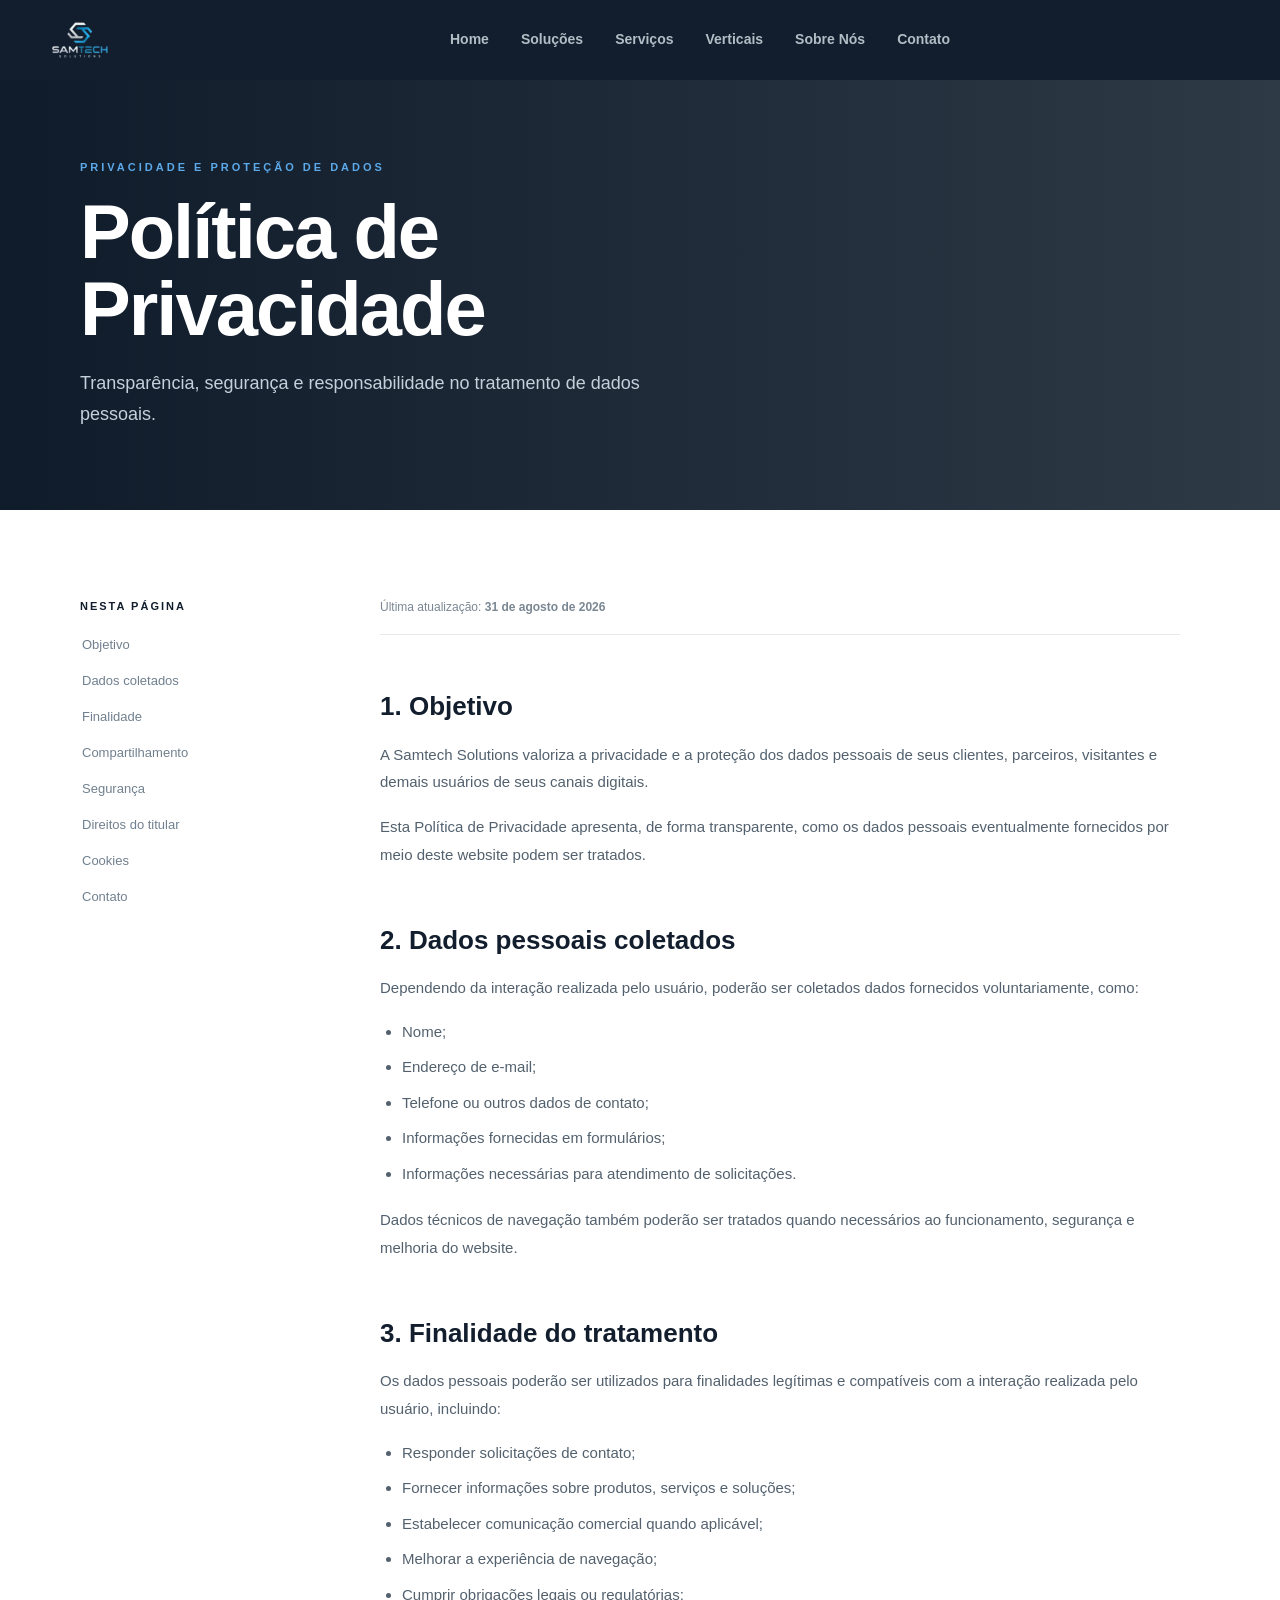
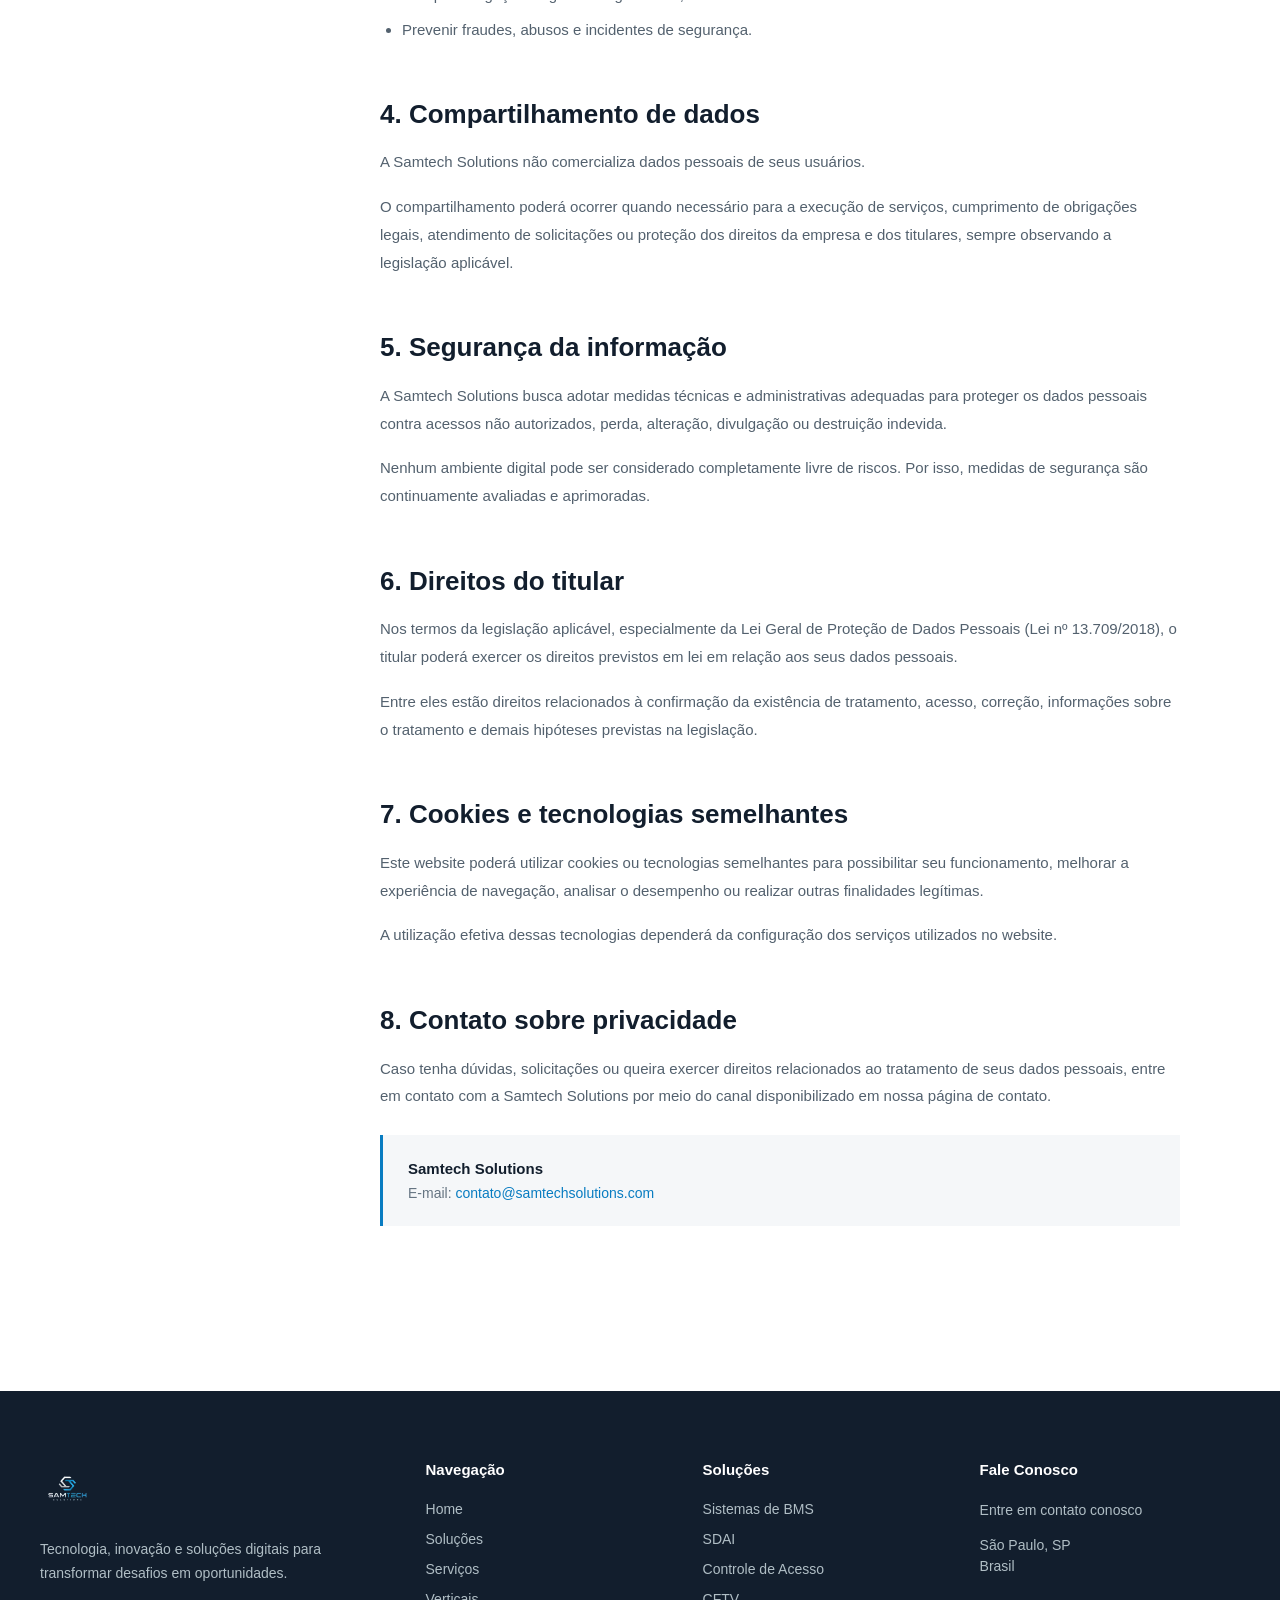
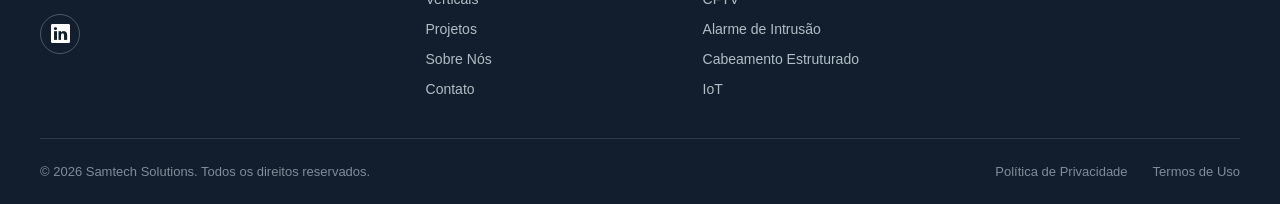
<file: paginas/politica-privacidade.html>
<!DOCTYPE html>
<html lang="pt-BR">

<head>

    <meta charset="UTF-8">

    <meta name="viewport" content="width=device-width, initial-scale=1.0">

    <meta name="description" content="Política de Privacidade da Samtech Solutions.">

    <link rel="stylesheet" href="../css/header.css">
    <link rel="stylesheet" href="../css/footer.css">
    <link rel="stylesheet" href="../css/politica-privacidade.css">
    <link rel="stylesheet" href="../css/resposive.css">
    <link rel="stylesheet" href="https://cdn.jsdelivr.net/npm/bootstrap-icons@1.11.3/font/bootstrap-icons.min.css">

    <title>Política de Privacidade | Samtech Solutions</title>

</head>


<body>


    <!-- =====================================================
         CABEÇALHO
         ===================================================== -->

    <header id="site-control">

        <div class="site-control__inner">


            <!-- LOGO -->

            <a class="logo" href="../index.html" aria-label="Samtech Solutions - Página inicial">

                <img src="../assets/samtechsolutionsbr_logotransparente.png" alt="Samtech Solutions">

            </a>

            <!-- MENU HAMBÚRGUER -->
<button class="menu-hamburguer" aria-label="Abrir menu">
    ☰
</button>

            <!-- MENU -->

            <nav class="site-control__inline-links" aria-label="Navegação principal">

                <ul class="nav-menu">

                    <li>
                        <a href="../index.html">
                            Home
                        </a>
                    </li>

                    <li>
                        <a href="solucoes.html">
                            Soluções
                        </a>
                    </li>

                    <li>
                        <a href="servicos.html">
                            Serviços
                        </a>
                    </li>

                    <li>
                        <a href="verticais.html">
                            Verticais
                        </a>
                    </li>

                    <li>
                        <a href="sobre.html">
                            Sobre Nós
                        </a>
                    </li>

                    <li>
                        <a href="contato.html">
                            Contato
                        </a>
                    </li>

                </ul>

            </nav>


        </div>

    </header>



    <!-- =====================================================
         HERO
         ===================================================== -->

    <section class="legal-hero">

        <div class="legal-container">

            <span class="legal-label">
                PRIVACIDADE E PROTEÇÃO DE DADOS
            </span>

            <h1>
                Política de<br>
                Privacidade
            </h1>

            <p>
                Transparência, segurança e responsabilidade
                no tratamento de dados pessoais.
            </p>

        </div>

    </section>



    <!-- =====================================================
         CONTEÚDO
         ===================================================== -->

    <main class="legal-page">

        <div class="legal-container legal-layout">


            <!-- ÍNDICE -->

            <aside class="legal-sidebar">

                <span>
                    Nesta página
                </span>

                <a href="#objetivo">
                    Objetivo
                </a>

                <a href="#dados">
                    Dados coletados
                </a>

                <a href="#finalidade">
                    Finalidade
                </a>

                <a href="#compartilhamento">
                    Compartilhamento
                </a>

                <a href="#seguranca">
                    Segurança
                </a>

                <a href="#direitos">
                    Direitos do titular
                </a>

                <a href="#cookies">
                    Cookies
                </a>

                <a href="#contato">
                    Contato
                </a>

            </aside>



            <!-- TEXTO -->

            <article class="legal-content">


                <div class="legal-update">

                    Última atualização:
                    <strong>31 de agosto de 2026</strong>

                </div>



                <section id="objetivo">

                    <h2>
                        1. Objetivo
                    </h2>

                    <p>
                        A Samtech Solutions valoriza a privacidade
                        e a proteção dos dados pessoais de seus
                        clientes, parceiros, visitantes e demais
                        usuários de seus canais digitais.
                    </p>

                    <p>
                        Esta Política de Privacidade apresenta,
                        de forma transparente, como os dados pessoais
                        eventualmente fornecidos por meio deste
                        website podem ser tratados.
                    </p>

                </section>



                <section id="dados">

                    <h2>
                        2. Dados pessoais coletados
                    </h2>

                    <p>
                        Dependendo da interação realizada pelo
                        usuário, poderão ser coletados dados
                        fornecidos voluntariamente, como:
                    </p>

                    <ul>

                        <li>
                            Nome;
                        </li>

                        <li>
                            Endereço de e-mail;
                        </li>

                        <li>
                            Telefone ou outros dados de contato;
                        </li>

                        <li>
                            Informações fornecidas em formulários;
                        </li>

                        <li>
                            Informações necessárias para atendimento
                            de solicitações.
                        </li>

                    </ul>

                    <p>
                        Dados técnicos de navegação também poderão
                        ser tratados quando necessários ao
                        funcionamento, segurança e melhoria do
                        website.
                    </p>

                </section>



                <section id="finalidade">

                    <h2>
                        3. Finalidade do tratamento
                    </h2>

                    <p>
                        Os dados pessoais poderão ser utilizados
                        para finalidades legítimas e compatíveis
                        com a interação realizada pelo usuário,
                        incluindo:
                    </p>

                    <ul>

                        <li>
                            Responder solicitações de contato;
                        </li>

                        <li>
                            Fornecer informações sobre produtos,
                            serviços e soluções;
                        </li>

                        <li>
                            Estabelecer comunicação comercial
                            quando aplicável;
                        </li>

                        <li>
                            Melhorar a experiência de navegação;
                        </li>

                        <li>
                            Cumprir obrigações legais ou
                            regulatórias;
                        </li>

                        <li>
                            Prevenir fraudes, abusos e incidentes
                            de segurança.
                        </li>

                    </ul>

                </section>



                <section id="compartilhamento">

                    <h2>
                        4. Compartilhamento de dados
                    </h2>

                    <p>
                        A Samtech Solutions não comercializa dados
                        pessoais de seus usuários.
                    </p>

                    <p>
                        O compartilhamento poderá ocorrer quando
                        necessário para a execução de serviços,
                        cumprimento de obrigações legais,
                        atendimento de solicitações ou proteção
                        dos direitos da empresa e dos titulares,
                        sempre observando a legislação aplicável.
                    </p>

                </section>



                <section id="seguranca">

                    <h2>
                        5. Segurança da informação
                    </h2>

                    <p>
                        A Samtech Solutions busca adotar medidas
                        técnicas e administrativas adequadas para
                        proteger os dados pessoais contra acessos
                        não autorizados, perda, alteração,
                        divulgação ou destruição indevida.
                    </p>

                    <p>
                        Nenhum ambiente digital pode ser considerado
                        completamente livre de riscos. Por isso,
                        medidas de segurança são continuamente
                        avaliadas e aprimoradas.
                    </p>

                </section>



                <section id="direitos">

                    <h2>
                        6. Direitos do titular
                    </h2>

                    <p>
                        Nos termos da legislação aplicável,
                        especialmente da Lei Geral de Proteção de
                        Dados Pessoais (Lei nº 13.709/2018),
                        o titular poderá exercer os direitos
                        previstos em lei em relação aos seus dados
                        pessoais.
                    </p>

                    <p>
                        Entre eles estão direitos relacionados à
                        confirmação da existência de tratamento,
                        acesso, correção, informações sobre o
                        tratamento e demais hipóteses previstas
                        na legislação.
                    </p>

                </section>



                <section id="cookies">

                    <h2>
                        7. Cookies e tecnologias semelhantes
                    </h2>

                    <p>
                        Este website poderá utilizar cookies ou
                        tecnologias semelhantes para possibilitar
                        seu funcionamento, melhorar a experiência
                        de navegação, analisar o desempenho ou
                        realizar outras finalidades legítimas.
                    </p>

                    <p>
                        A utilização efetiva dessas tecnologias
                        dependerá da configuração dos serviços
                        utilizados no website.
                    </p>

                </section>



                <section id="contato">

                    <h2>
                        8. Contato sobre privacidade
                    </h2>

                    <p>
                        Caso tenha dúvidas, solicitações ou queira
                        exercer direitos relacionados ao tratamento
                        de seus dados pessoais, entre em contato
                        com a Samtech Solutions por meio do canal
                        disponibilizado em nossa página de contato.
                    </p>

                    <div class="legal-contact">

                        <strong>
                            Samtech Solutions
                        </strong>

                        <span>
                            E-mail:
                            <a href="mailto:contato@samtechsolutions.com">
                                contato@samtechsolutions.com
                            </a>
                        </span>

                    </div>

                </section>

            </article>

        </div>

    </main>

    <!-- FOOTER -->


    <footer class="site-footer">

        <div class="footer-container">


            <!-- =================================================
             MARCA
             ================================================= -->

            <div class="footer-brand">

                <a href="index.html" class="footer-logo" aria-label="Samtech Solutions - Página inicial">

                    <img src="../assets/samtechsolutionsbr_logotransparente.png" alt="Samtech Solutions">

                </a>


                <p class="footer-description">
                    Tecnologia, inovação e soluções digitais para
                    transformar desafios em oportunidades.
                </p>


                <!-- REDES SOCIAIS -->

                <div class="footer-social">

                    <a href="https://www.linkedin.com/company/samtechsolutionsbr/" target="_blank"
                        rel="noopener noreferrer" aria-label="LinkedIn da Samtech Solutions" class="linkedin-link">
                        <i class="bi bi-linkedin"></i>
                    </a>

                </div>

            </div>


            <!-- =================================================
             NAVEGAÇÃO
             ================================================= -->

            <div class="footer-column">

                <h3>
                    Navegação
                </h3>


                <ul class="footer-links">

                    <li>
                        <a href="../index.html">
                            Home
                        </a>
                    </li>

                    <li>
                        <a href="solucoes.html">
                            Soluções
                        </a>
                    </li>

                    <li>
                        <a href="servicos.html">
                            Serviços
                        </a>
                    </li>

                    <li>
                        <a href="verticais.html">
                            Verticais
                        </a>
                    </li>

                    <li>
                        <a href="projetos.html">
                            Projetos
                        </a>
                    </li>

                    <li>
                        <a href="quem_somos.html">
                            Sobre Nós
                        </a>
                    </li>

                    <li>
                        <a href="contato.html">
                            Contato
                        </a>
                    </li>

                </ul>

            </div>


            <!-- =================================================
             SOLUÇÕES
             ================================================= -->

            <div class="footer-column">

                <h3>
                    Soluções
                </h3>


                <ul class="footer-links">

                    <li>
                        <a href="paginas/solucoes.html#card-1">
                            Sistemas de BMS
                        </a>
                    </li>

                    <li>
                        <a href="paginas/solucoes.html#card-2">
                            SDAI
                        </a>
                    </li>

                    <li>
                        <a href="paginas/solucoes.html#card-3">
                            Controle de Acesso
                        </a>
                    </li>

                    <li>
                        <a href="paginas/solucoes.html#card-4">
                            CFTV
                        </a>
                    </li>

                    <li>
                        <a href="paginas/solucoes.html#card-5">
                            Alarme de Intrusão
                        </a>
                    </li>

                    <li>
                        <a href="paginas/solucoes.html#card-6">
                            Cabeamento Estruturado
                        </a>
                    </li>

                    <li>
                        <a href="paginas/solucoes.html#card-7">
                            IoT
                        </a>
                    </li>

                </ul>

            </div>


            <!-- =================================================
             CONTATO
             ================================================= -->

            <div class="footer-column">

                <h3>
                    Fale Conosco
                </h3>


                <div class="footer-contact">

                    <div class="footer-contact-item">

                        <span>
                            Entre em contato conosco
                        </span>

                    </div>


                    <div class="footer-contact-item">

                        <span>
                            São Paulo, SP<br>
                            Brasil
                        </span>

                    </div>

                </div>

            </div>

        </div>


        <!-- =====================================================
         DIVISÓRIA
         ===================================================== -->

        <div class="footer-divider"></div>


        <!-- =====================================================
         COPYRIGHT
         ===================================================== -->

        <div class="footer-bottom">

            <p class="footer-copyright">
                © 2026 Samtech Solutions. Todos os direitos reservados.
            </p>


            <div class="footer-legal">

                <a href="politica-privacidade.html">
                    Política de Privacidade
                </a>

                <a href="termos-uso.html">
                    Termos de Uso
                </a>

            </div>

        </div>

    </footer>


    <script src="../js/script.js"></script>
</body>

</html>
</file>
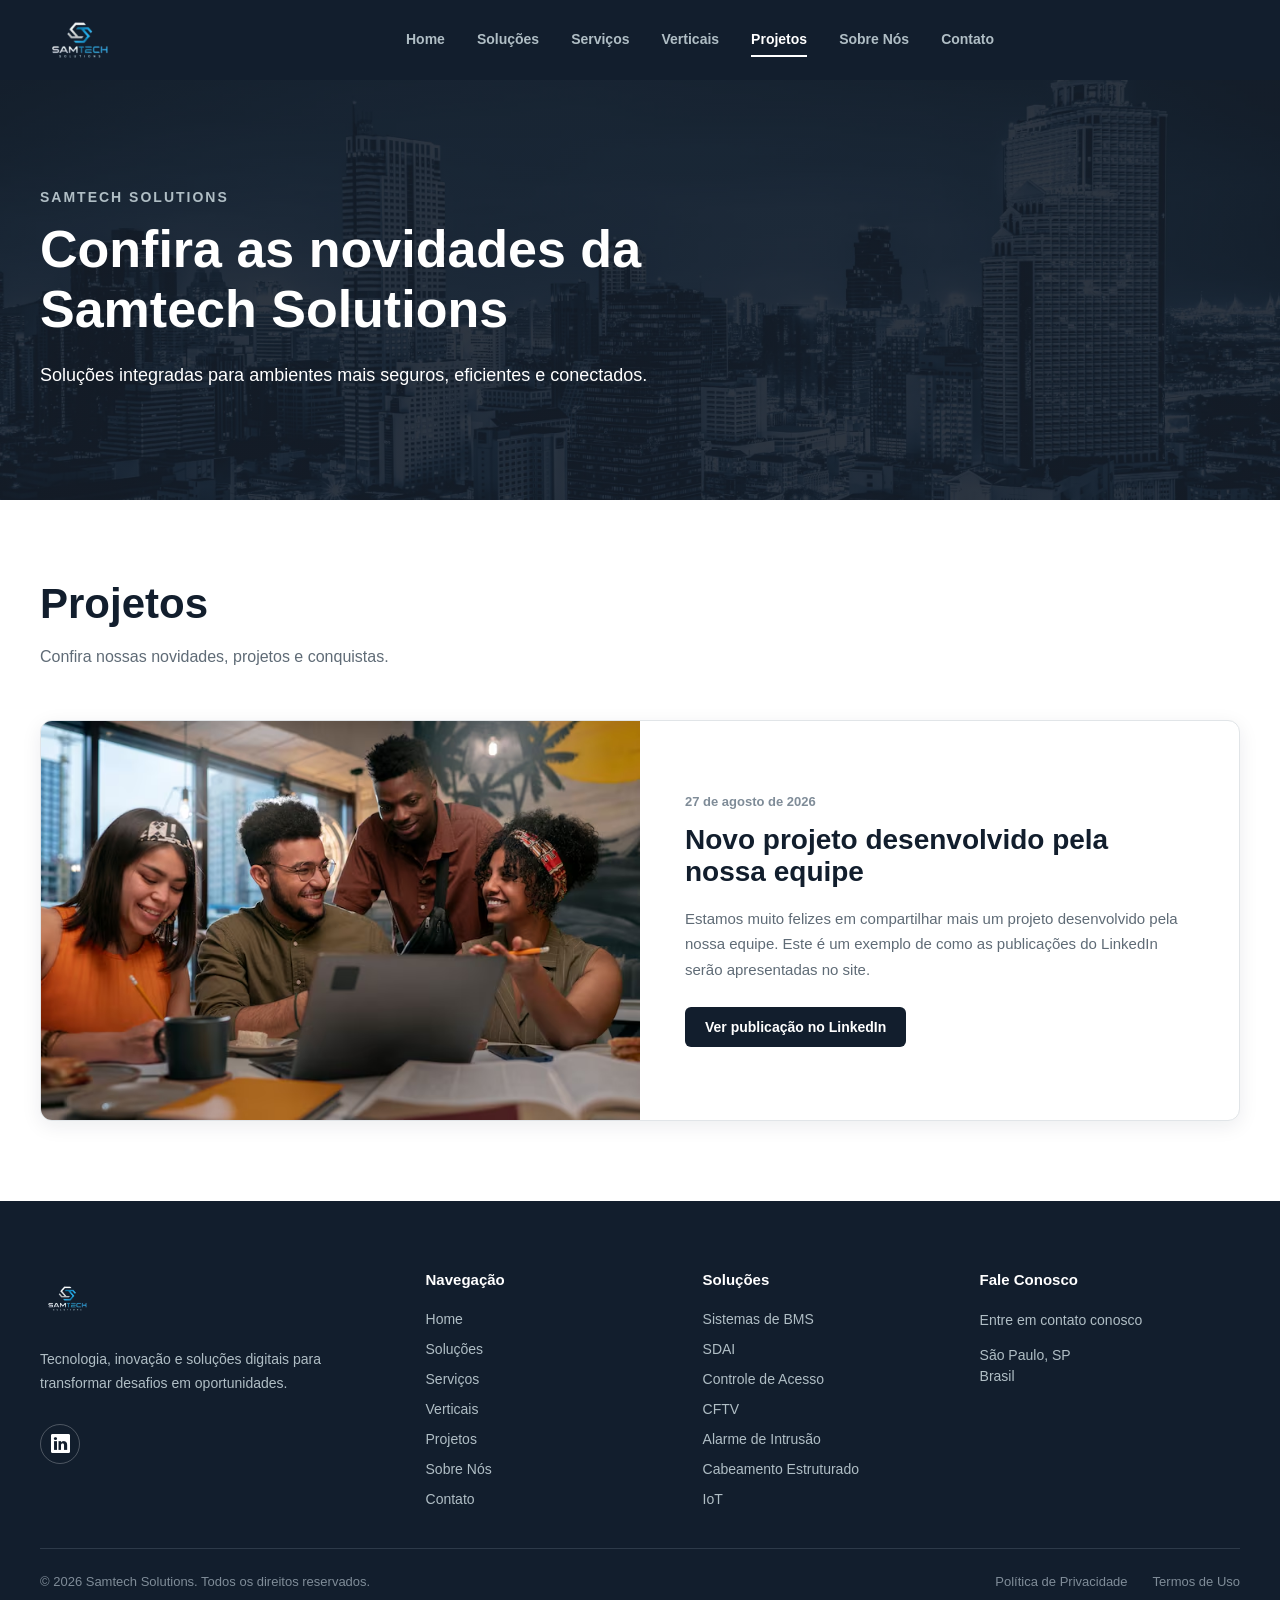
<file: paginas/projetos.html>
<!DOCTYPE html>
<html lang="pt-BR">

<head>
    <meta charset="UTF-8">
    <meta name="viewport" content="width=device-width, initial-scale=1.0">
    <title>Projetos</title>

    <link rel="stylesheet" href="../css/style.css">
    <link rel="stylesheet" href="../css/header.css">
    <link rel="stylesheet" href="../css/footer.css">
    <link rel="stylesheet" href="../css/resposive.css">
    <link rel="stylesheet" href="https://cdn.jsdelivr.net/npm/bootstrap-icons@1.11.3/font/bootstrap-icons.min.css">

</head>

<body>

    <header id="site-control">

        <div class="site-control__inner">

            <!-- LOGO -->
            <a class="logo" href="../index.html" aria-label="Samtech Solutions - Página inicial">
                <img src="../assets/samtechsolutionsbr_logotransparente.png" alt="Samtech Solutions">
            </a>

        
            <!-- MENU HAMBÚRGUER -->
<button class="menu-hamburguer" aria-label="Abrir menu">
    ☰
</button>

            <!-- MENU PRINCIPAL -->
            <nav class="site-control__inline-links" aria-label="Navegação principal">

                <ul class="nav-menu">

                    <li>
                        <a href="../index.html">
                            Home
                        </a>
                    </li>

                    <li>
                        <a href="../paginas/solucoes.html">
                            Soluções
                        </a>
                    </li>

                    <li>
                        <a href="../paginas/servicos.html">
                            Serviços
                        </a>
                    </li>

                    <li>
                        <a href="../paginas/verticais.html">
                            Verticais
                        </a>
                    </li>

                    <li class="active">
                        <a href="../paginas/projetos.html">
                            Projetos
                        </a>
                    </li>

                    <li>
                        <a href="../paginas/quem_somos.html">
                            Sobre Nós
                        </a>
                    </li>

                    <li>
                        <a href="../paginas/contato.html">
                            Contato
                        </a>
                    </li>

                </ul>

            </nav>

        </div>

    </header>

    <main>

         <!-- BANNER -->
        <section class="solucoes-banner">

            <div class="solucoes-banner-conteudo">

                <span>SAMTECH SOLUTIONS</span>

                <h1>
                    Confira as novidades da Samtech Solutions
                </h1>

                <p>
                    Soluções integradas para ambientes
                    mais seguros, eficientes e conectados.
                </p>

            </div>

        </section>

    <section class="projetos">

            <div class="projetos-header">
                <h1>Projetos</h1>
                <p>
                    Confira nossas novidades, projetos e conquistas.
                </p>
            </div>

            <div class="projetos-lista">

                <!-- EXEMPLO DE POST -->
                <article class="projeto">

                    <img src="../assets/projetos/projeto-exemplo.jpg"
                        alt="Equipe trabalhando no desenvolvimento do projeto">

                    <div class="projeto-conteudo">

                        <span class="projeto-data">
                            27 de agosto de 2026
                        </span>

                        <h2>
                            Novo projeto desenvolvido pela nossa equipe
                        </h2>

                        <p>
                            Estamos muito felizes em compartilhar mais um
                            projeto desenvolvido pela nossa equipe. Este é
                            um exemplo de como as publicações do LinkedIn
                            serão apresentadas no site.
                        </p>

                        <a href="https://www.linkedin.com/company/samtechsolutionsbr/?originalSubdomain=br"
                            target="_blank" rel="noopener noreferrer">
                            Ver publicação no LinkedIn
                        </a>

                    </div>

                </article>

            </div>

        </section>
    </main>

    <footer class="site-footer">

        <div class="footer-container">


            <!-- =================================================
             MARCA
             ================================================= -->

            <div class="footer-brand">

                <a href="../index.html" class="footer-logo" aria-label="Samtech Solutions - Página inicial">

                    <img src="../assets/samtechsolutionsbr_logotransparente.png" alt="Samtech Solutions">

                </a>


                <p class="footer-description">
                    Tecnologia, inovação e soluções digitais para
                    transformar desafios em oportunidades.
                </p>


                <!-- REDES SOCIAIS -->

                <div class="footer-social">

                    <a href="https://www.linkedin.com/company/samtechsolutionsbr/" target="_blank"
                        rel="noopener noreferrer" aria-label="LinkedIn da Samtech Solutions" class="linkedin-link">
                        <i class="bi bi-linkedin"></i>
                    </a>

                </div>

            </div>


            <!-- =================================================
             NAVEGAÇÃO
             ================================================= -->

            <div class="footer-column">

                <h3>
                    Navegação
                </h3>


                <ul class="footer-links">

                    <li>
                        <a href="../index.html">
                            Home
                        </a>
                    </li>

                    <li>
                        <a href="../paginas/solucoes.html">
                            Soluções
                        </a>
                    </li>

                    <li>
                        <a href="../paginas/servicos.html">
                            Serviços
                        </a>
                    </li>

                    <li>
                        <a href="../paginas/verticais.html">
                            Verticais
                        </a>
                    </li>

                    <li>
                        <a href="../paginas/projetos.html">
                            Projetos
                        </a>
                    </li>

                    <li>
                        <a href="../paginas/quem_somos.html">
                            Sobre Nós
                        </a>
                    </li>

                    <li>
                        <a href="../paginas/contato.html">
                            Contato
                        </a>
                    </li>

                </ul>

            </div>


            <!-- =================================================
             SOLUÇÕES
             ================================================= -->

            <div class="footer-column">

                <h3>
                    Soluções
                </h3>


                <ul class="footer-links">

                    <li>
                        <a href="paginas/solucoes.html#card-1">
                            Sistemas de BMS
                        </a>
                    </li>

                    <li>
                        <a href="paginas/solucoes.html#card-2">
                            SDAI
                        </a>
                    </li>

                    <li>
                        <a href="paginas/solucoes.html#card-3">
                            Controle de Acesso
                        </a>
                    </li>

                    <li>
                        <a href="paginas/solucoes.html#card-4">
                            CFTV
                        </a>
                    </li>

                    <li>
                        <a href="paginas/solucoes.html#card-5">
                            Alarme de Intrusão
                        </a>
                    </li>

                    <li>
                        <a href="paginas/solucoes.html#card-6">
                            Cabeamento Estruturado
                        </a>
                    </li>

                    <li>
                        <a href="paginas/solucoes.html#card-7">
                            IoT
                        </a>
                    </li>

                </ul>

            </div>


            <!-- =================================================
             CONTATO
             ================================================= -->

            <div class="footer-column">

                <h3>
                    Fale Conosco
                </h3>


                <div class="footer-contact">

                    <div class="footer-contact-item">

                        <span>
                            Entre em contato conosco
                        </span>

                    </div>


                    <div class="footer-contact-item">

                        <span>
                            São Paulo, SP<br>
                            Brasil
                        </span>

                    </div>

                </div>

            </div>

        </div>


        <!-- =====================================================
         DIVISÓRIA
         ===================================================== -->

        <div class="footer-divider"></div>


        <!-- =====================================================
         COPYRIGHT
         ===================================================== -->

        <div class="footer-bottom">

            <p class="footer-copyright">
                © 2026 Samtech Solutions. Todos os direitos reservados.
            </p>


            <div class="footer-legal">

                <a href="politica-privacidade.html">
                    Política de Privacidade
                </a>

                <a href="termos-uso.html">
                    Termos de Uso
                </a>

            </div>

        </div>

    </footer>


    <script src="../js/script.js"></script>
    
</body>

</html>
</file>
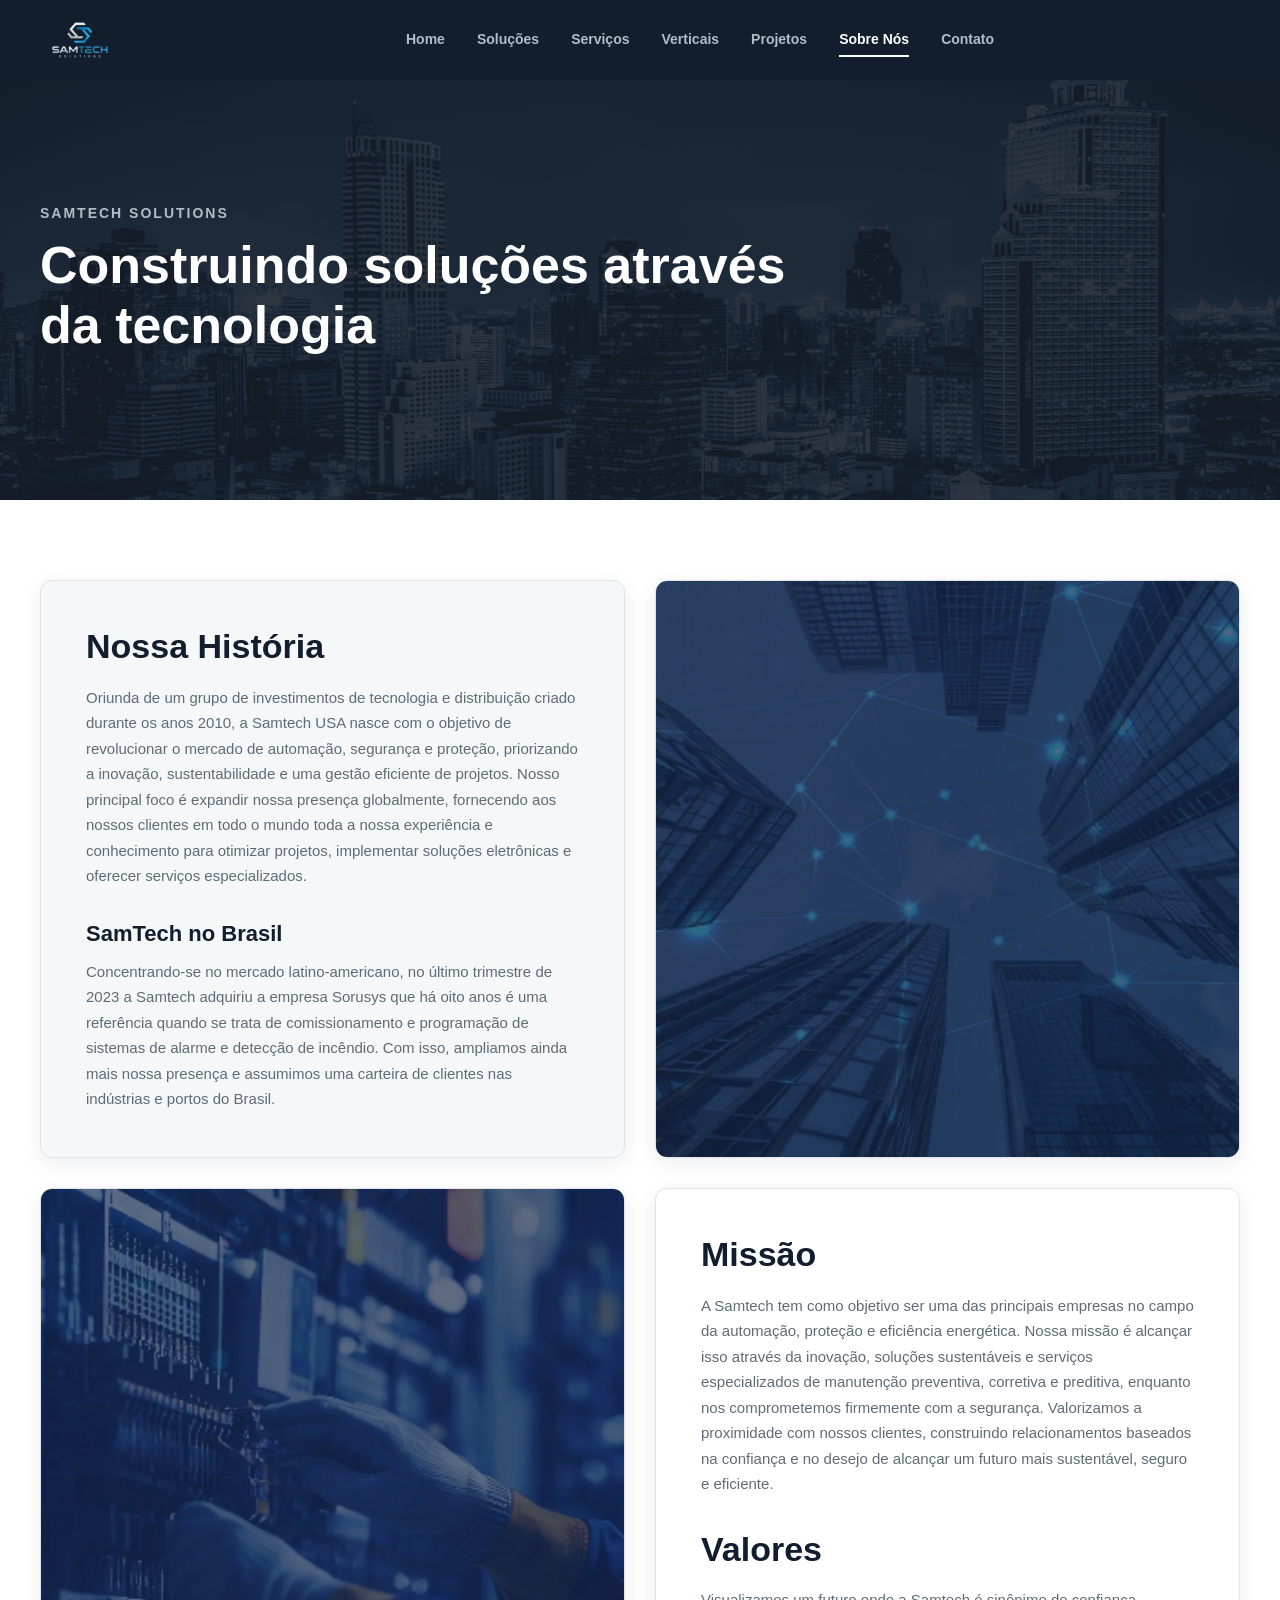
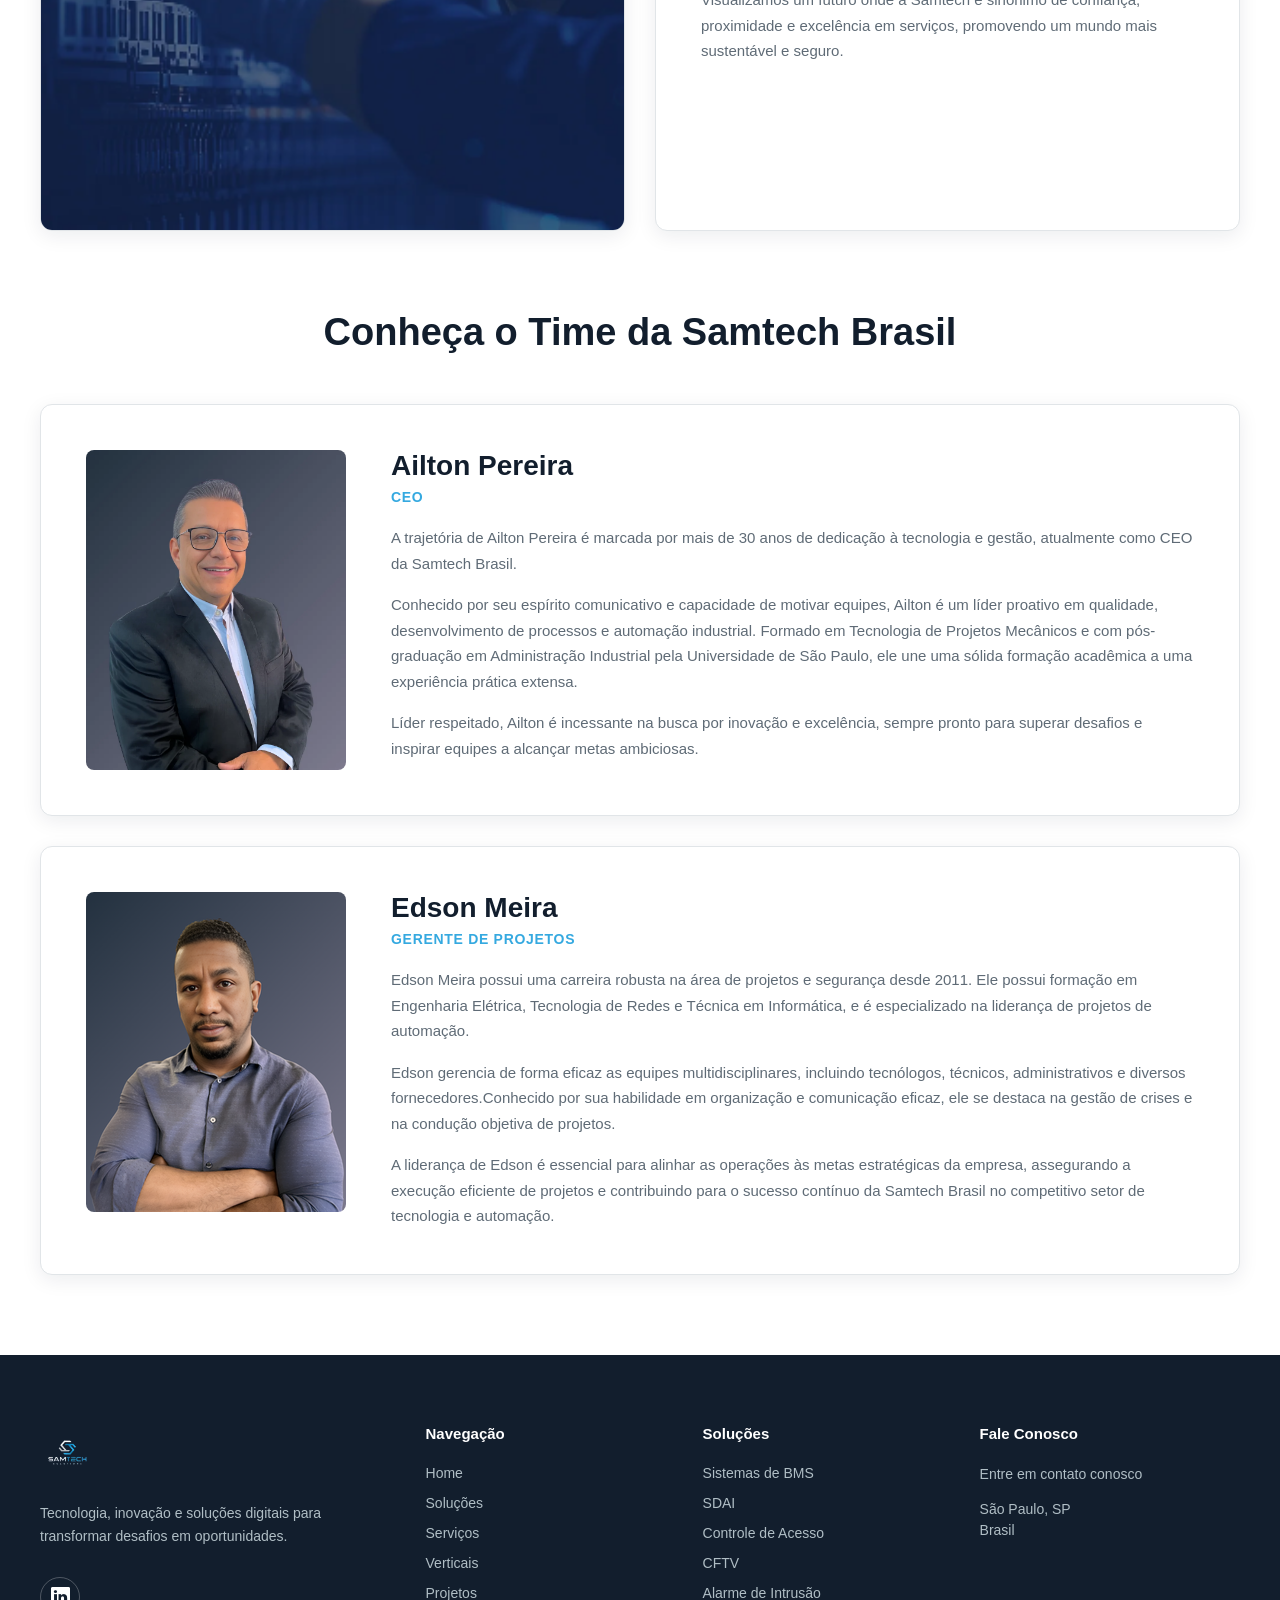
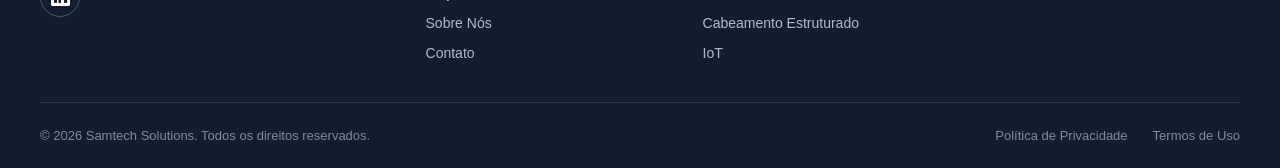
<file: paginas/quem_somos.html>
<!DOCTYPE html>
<html lang="pt-br">

<head>
    <meta charset="UTF-8">
    <meta name="viewport" content="width=device-width, initial-scale=1.0">
    <link rel="stylesheet" href="../css/header.css">
    <link rel="stylesheet" href="../css/footer.css">
    <link rel="stylesheet" href="../css/style.css">
    <link rel="stylesheet" href="../css/resposive.css">
    <link rel="stylesheet" href="https://cdn.jsdelivr.net/npm/bootstrap-icons@1.11.3/font/bootstrap-icons.min.css">

    <title>Quem Somos - Samtech Solutions</title>
</head>

<body>

    <!-- CABEÇALHO -->
    <header id="site-control">
        <div class="site-control__inner">

            <!-- LOGO -->
            <a class="logo" href="../index.html" aria-label="Samtech Solutions - Página inicial">
                <img src="../assets/samtechsolutionsbr_logotransparente.png" alt="Samtech Solutions">
            </a>

            
            <!-- MENU HAMBÚRGUER -->
<button class="menu-hamburguer" aria-label="Abrir menu">
    ☰
</button>


            <!-- MENU PRINCIPAL -->
            <nav class="site-control__inline-links" aria-label="Navegação principal">
                <ul class="nav-menu">
                    <li><a href="../index.html">Home</a></li>
                    <li><a href="solucoes.html">Soluções</a></li>
                    <li><a href="servicos.html">Serviços</a></li>
                    <li><a href="verticais.html">Verticais</a></li>
                    <li><a href="projetos.html">Projetos</a></li>
                    <li class="active"><a href="quem_somos.html">Sobre Nós</a></li>
                    <li><a href="contato.html">Contato</a></li>
                </ul>
            </nav>

        </div>
    </header>

    <!-- CONTEÚDO PRINCIPAL -->
    <main>

        <!-- BANNER -->
        <section class="solucoes-banner">

            <div class="solucoes-banner-conteudo">

                <span>SAMTECH SOLUTIONS</span>

                <h1>
                    Construindo soluções através da tecnologia
                </h1>

            </div>

        </section>

        <!-- HISTÓRIA E VALORES -->
        <section class="quem-somos">

            <div class="sobre">
                <h1>Nossa História</h1>
                <p>
                    Oriunda de um grupo de investimentos de tecnologia e distribuição criado durante os anos 2010, a
                    Samtech USA nasce com o objetivo de revolucionar o mercado de automação, segurança e proteção,
                    priorizando a inovação, sustentabilidade e uma gestão eficiente de projetos. Nosso principal foco é
                    expandir nossa presença globalmente, fornecendo aos nossos clientes em todo o mundo toda a nossa
                    experiência e conhecimento para otimizar projetos, implementar soluções eletrônicas e oferecer
                    serviços especializados.
                </p>

                <h2>SamTech no Brasil</h2>
                <p>
                    Concentrando-se no mercado latino-americano, no último trimestre de 2023 a Samtech adquiriu a
                    empresa Sorusys que há oito anos é uma referência quando se trata de comissionamento e programação
                    de sistemas de alarme e detecção de incêndio. Com isso, ampliamos ainda mais nossa presença e
                    assumimos uma carteira de clientes nas indústrias e portos do Brasil.
                </p>
            </div>

            <img src="../assets/sobre.png" alt="Sobre a Samtech">

            <img src="../assets/Captura de tela 2026-08-27 140425.png" alt="Missão e valores da Samtech">

            <div class="missao-valores">
                <h2>Missão</h2>
                <p>
                    A Samtech tem como objetivo ser uma das principais empresas no campo da automação, proteção e
                    eficiência energética. Nossa missão é alcançar isso através da inovação, soluções sustentáveis e
                    serviços especializados de manutenção preventiva, corretiva e preditiva, enquanto nos comprometemos
                    firmemente com a segurança. Valorizamos a proximidade com nossos clientes, construindo
                    relacionamentos baseados na confiança e no desejo de alcançar um futuro mais sustentável, seguro e
                    eficiente.
                </p>

                <h2>Valores</h2>
                <p>
                    Visualizamos um futuro onde a Samtech é sinônimo de confiança, proximidade e excelência em serviços,
                    promovendo um mundo mais sustentável e seguro.
                </p>
            </div>

        </section>

        <!-- SEÇÃO DO TIME -->
        <section class="nosso-time">
            <h2>Conheça o Time da Samtech Brasil</h2>

            <!-- CARD 1: AILTON -->
            <div class="membro-card">
                <div class="membro-foto">
                    <img src="../assets/ailton_pereira.webp" alt="Ailton Pereira">
                </div>
                <div class="membro-info">
                    <h3>Ailton Pereira</h3>
                    <span class="cargo">CEO</span>
                    <p>A trajetória de Ailton Pereira é marcada por mais de 30 anos de dedicação à tecnologia e gestão,
                        atualmente como CEO da Samtech Brasil.</p>
                    <p>Conhecido por seu espírito comunicativo e capacidade de motivar equipes, Ailton é um líder
                        proativo em qualidade, desenvolvimento de processos e automação industrial. Formado em
                        Tecnologia de Projetos Mecânicos e com pós-graduação em Administração Industrial pela
                        Universidade de São Paulo, ele une uma sólida formação acadêmica a uma experiência prática
                        extensa.</p>
                    <p>Líder respeitado, Ailton é incessante na busca por inovação e excelência, sempre pronto para
                        superar desafios e inspirar equipes a alcançar metas ambiciosas.</p>
                </div>
            </div>

            <!-- CARD 2: EDSON MEIRA -->
            <div class="membro-card">
                <div class="membro-foto">
                    <img src="../assets/edson_meira.png" alt="Edson Meira">
                </div>
                <div class="membro-info">
                    <h3>Edson Meira</h3>
                    <span class="cargo">Gerente de Projetos</span>
                    <p>Edson Meira possui uma carreira robusta na área de projetos e segurança desde 2011. Ele possui
                        formação em Engenharia Elétrica, Tecnologia de Redes e Técnica em Informática, e é especializado
                        na liderança de projetos de automação.</p>
                    <p>Edson gerencia de forma eficaz as equipes multidisciplinares, incluindo tecnólogos, técnicos,
                        administrativos e diversos fornecedores.Conhecido por sua habilidade em organização e
                        comunicação eficaz, ele se destaca na gestão de crises e na condução objetiva de projetos.</p>
                    <p>A liderança de Edson é essencial para alinhar as operações às metas estratégicas da empresa,
                        assegurando a execução eficiente de projetos e contribuindo para o sucesso contínuo da Samtech
                        Brasil no competitivo setor de tecnologia e automação.</p>
                </div>
            </div>
        </section>
    </main>

    <!-- RODAPÉ -->
    <footer class="site-footer">

        <div class="footer-container">

            <!-- MARCA -->
            <div class="footer-brand">
                <a href="../index.html" class="footer-logo" aria-label="Samtech Solutions - Página inicial">
                    <img src="../assets/samtechsolutionsbr_logotransparente.png" alt="Samtech Solutions">
                </a>

                <p class="footer-description">
                    Tecnologia, inovação e soluções digitais para transformar desafios em oportunidades.
                </p>

                <div class="footer-social">

                    <a href="https://www.linkedin.com/company/samtechsolutionsbr/" target="_blank"
                        rel="noopener noreferrer" aria-label="LinkedIn da Samtech Solutions" class="linkedin-link">
                        <i class="bi bi-linkedin"></i>
                    </a>

                </div>
            </div>

            <!-- NAVEGAÇÃO -->
            <div class="footer-column">
                <h3>Navegação</h3>
                <ul class="footer-links">
                    <li><a href="../index.html">Home</a></li>
                    <li><a href="solucoes.html">Soluções</a></li>
                    <li><a href="servicos.html">Serviços</a></li>
                    <li><a href="verticais.html">Verticais</a></li>
                    <li><a href="projetos.html">Projetos</a></li>
                    <li><a href="quem_somos.html">Sobre Nós</a></li>
                    <li><a href="contato.html">Contato</a></li>
                </ul>
            </div>

            <!-- SOLUÇÕES -->
            <div class="footer-column">
                <h3>Soluções</h3>
                <ul class="footer-links">
                    <li>
                        <a href="paginas/solucoes.html#card-1">
                            Sistemas de BMS
                        </a>
                    </li>

                    <li>
                        <a href="paginas/solucoes.html#card-2">
                            SDAI
                        </a>
                    </li>

                    <li>
                        <a href="paginas/solucoes.html#card-3">
                            Controle de Acesso
                        </a>
                    </li>

                    <li>
                        <a href="paginas/solucoes.html#card-4">
                            CFTV
                        </a>
                    </li>

                    <li>
                        <a href="paginas/solucoes.html#card-5">
                            Alarme de Intrusão
                        </a>
                    </li>

                    <li>
                        <a href="paginas/solucoes.html#card-6">
                            Cabeamento Estruturado
                        </a>
                    </li>

                    <li>
                        <a href="paginas/solucoes.html#card-7">
                            IoT
                        </a>
                    </li>
                </ul>
            </div>

            <!-- CONTATO -->
            <div class="footer-column">
                <h3>Fale Conosco</h3>
                <div class="footer-contact">
                    <div class="footer-contact-item">
                        <span>Entre em contato conosco</span>
                    </div>
                    <div class="footer-contact-item">
                        <span>São Paulo, SP<br>Brasil</span>
                    </div>
                </div>
            </div>

        </div>

        <div class="footer-divider"></div>

        <div class="footer-bottom">
            <p class="footer-copyright">
                © 2026 Samtech Solutions. Todos os direitos reservados.
            </p>

            <div class="footer-legal">
                <a href="politica-privacidade.html">Política de Privacidade</a>
                <a href="termos-uso.html">Termos de Uso</a>
            </div>
        </div>

    </footer>

    <script src="../js/script.js"></script>
</body>

</html>
</file>
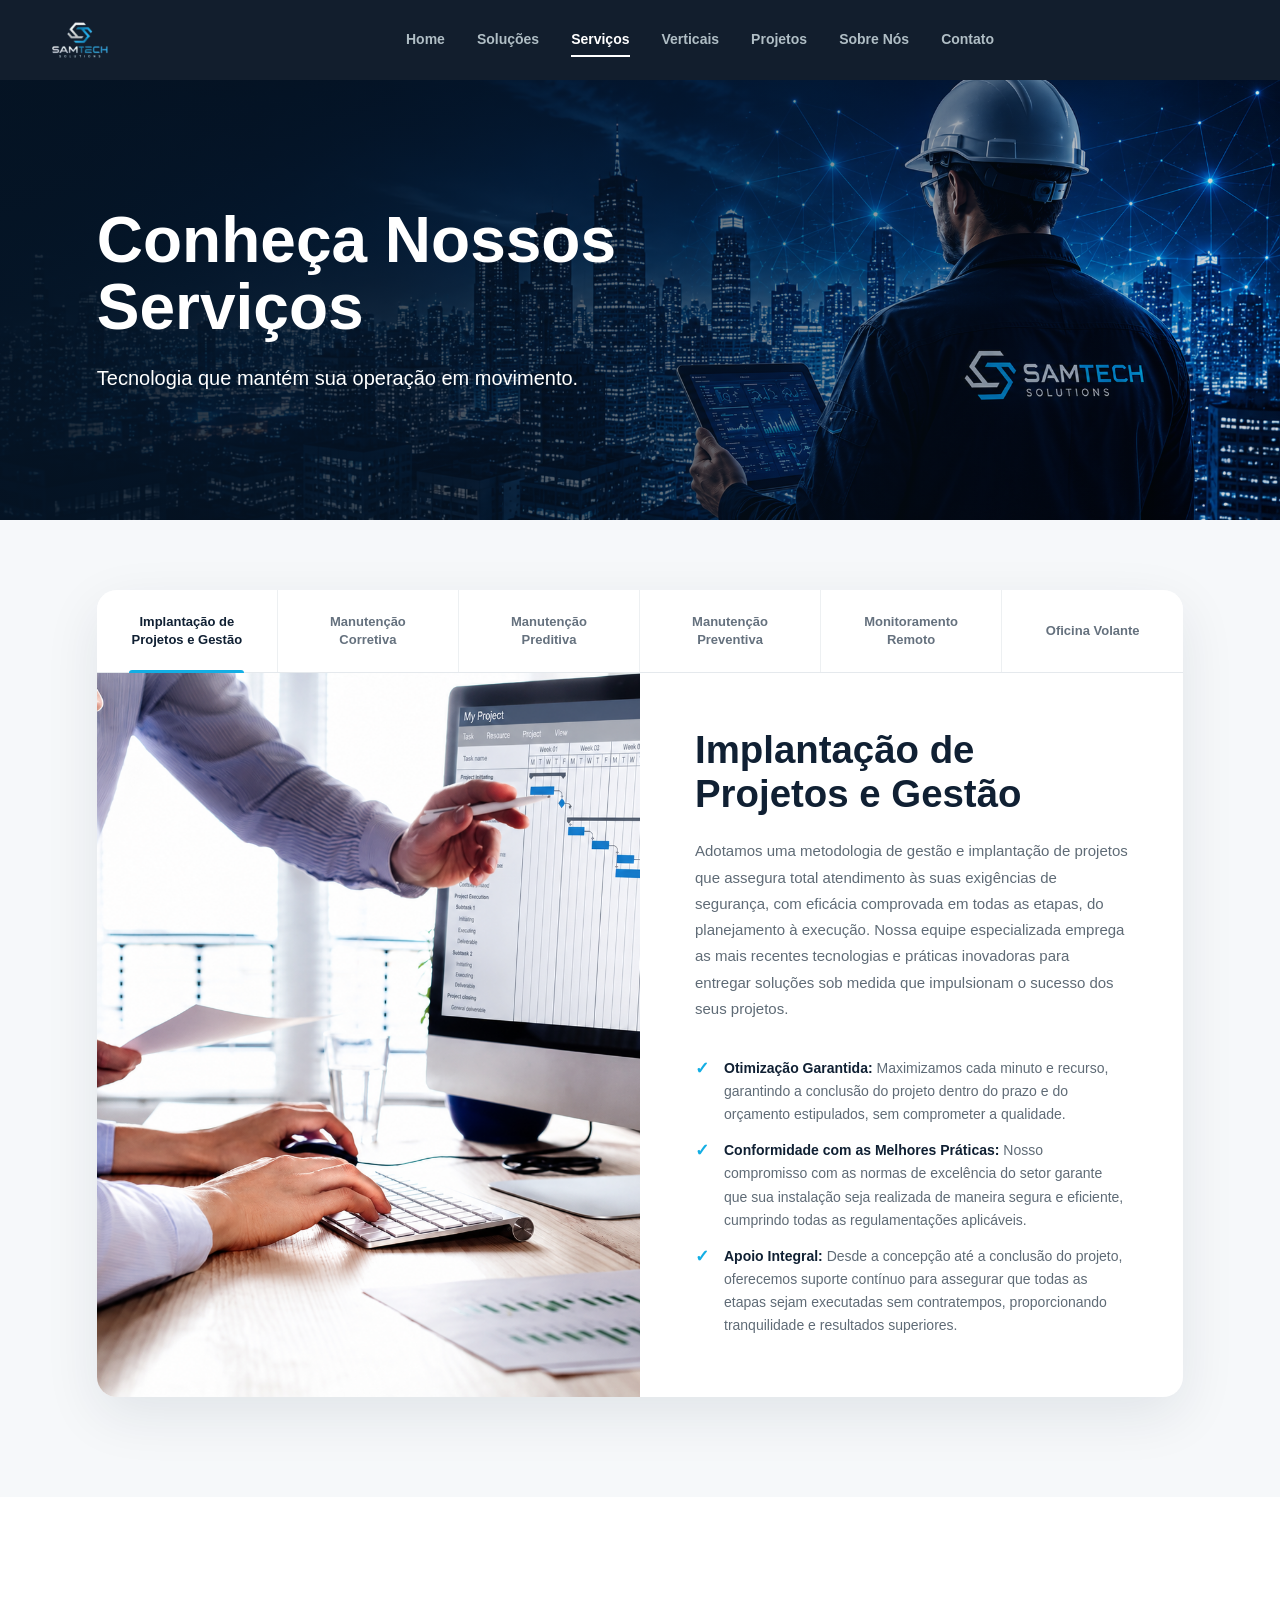
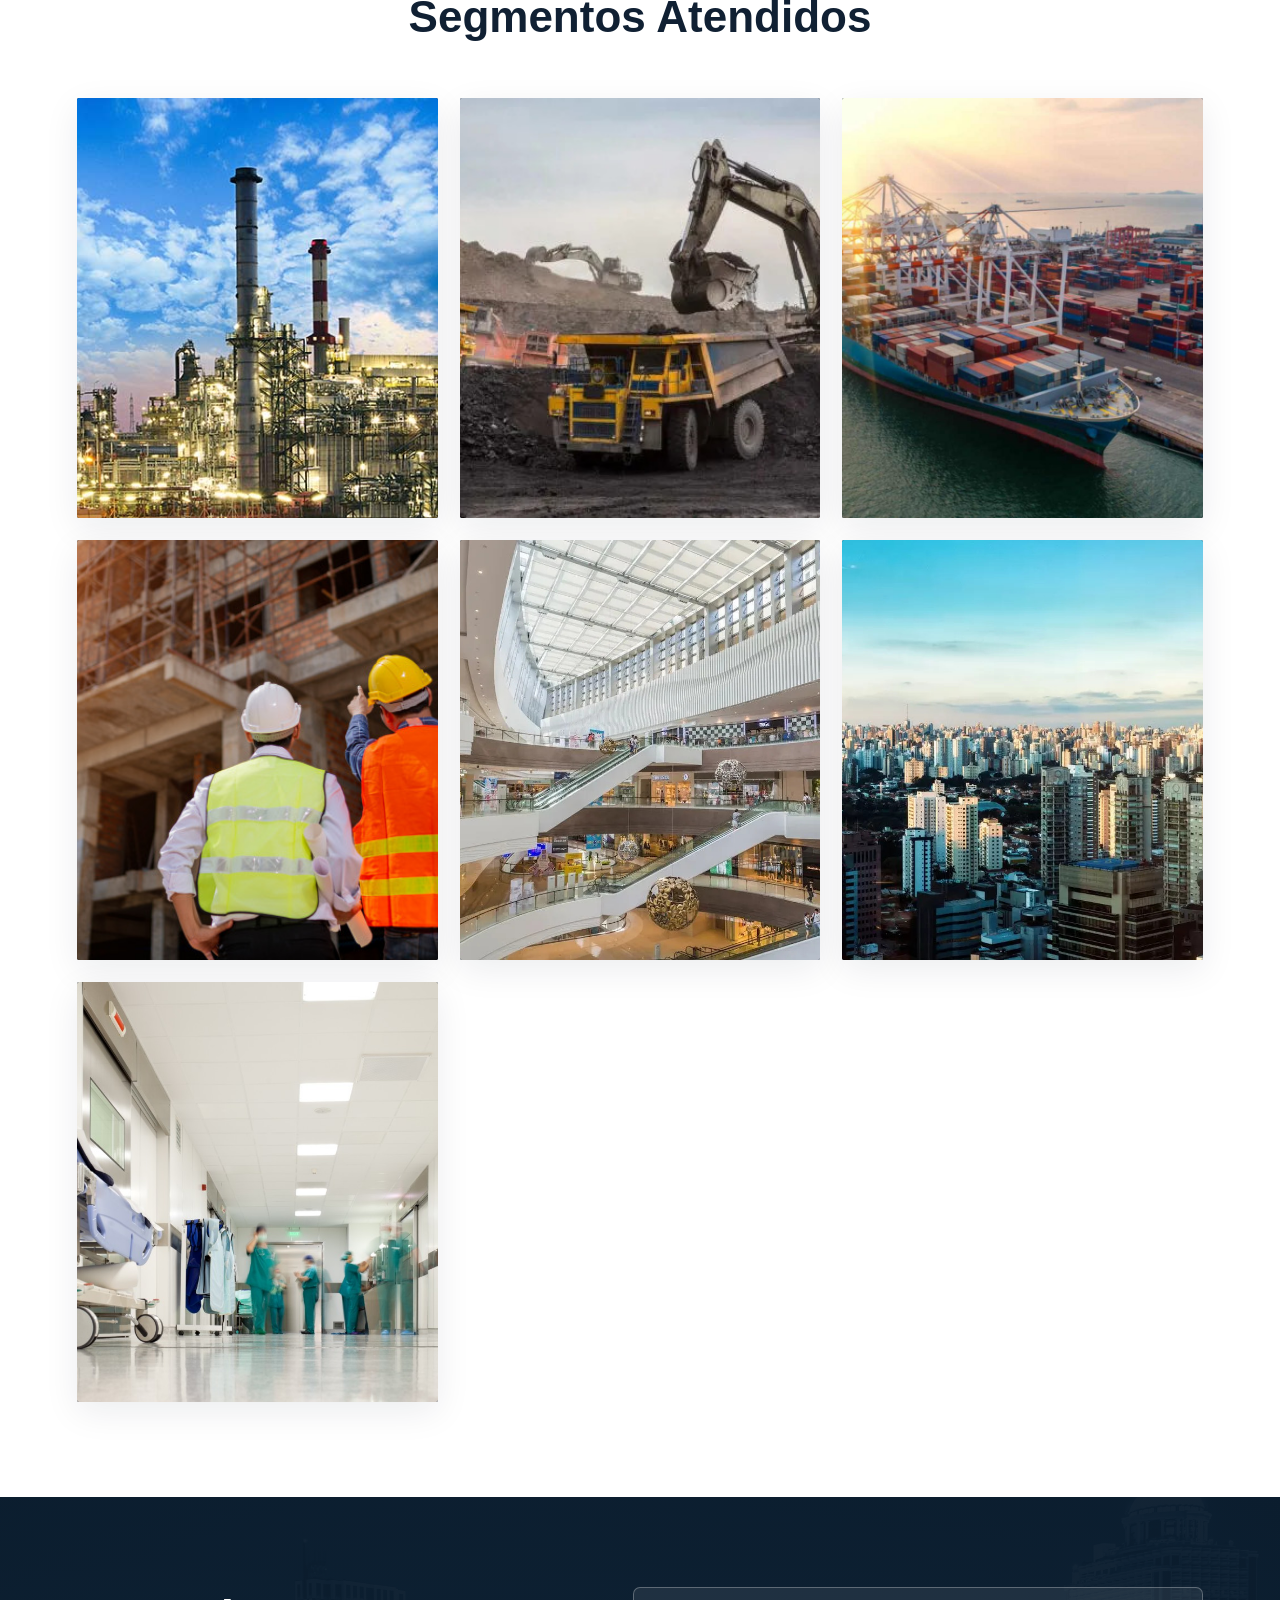
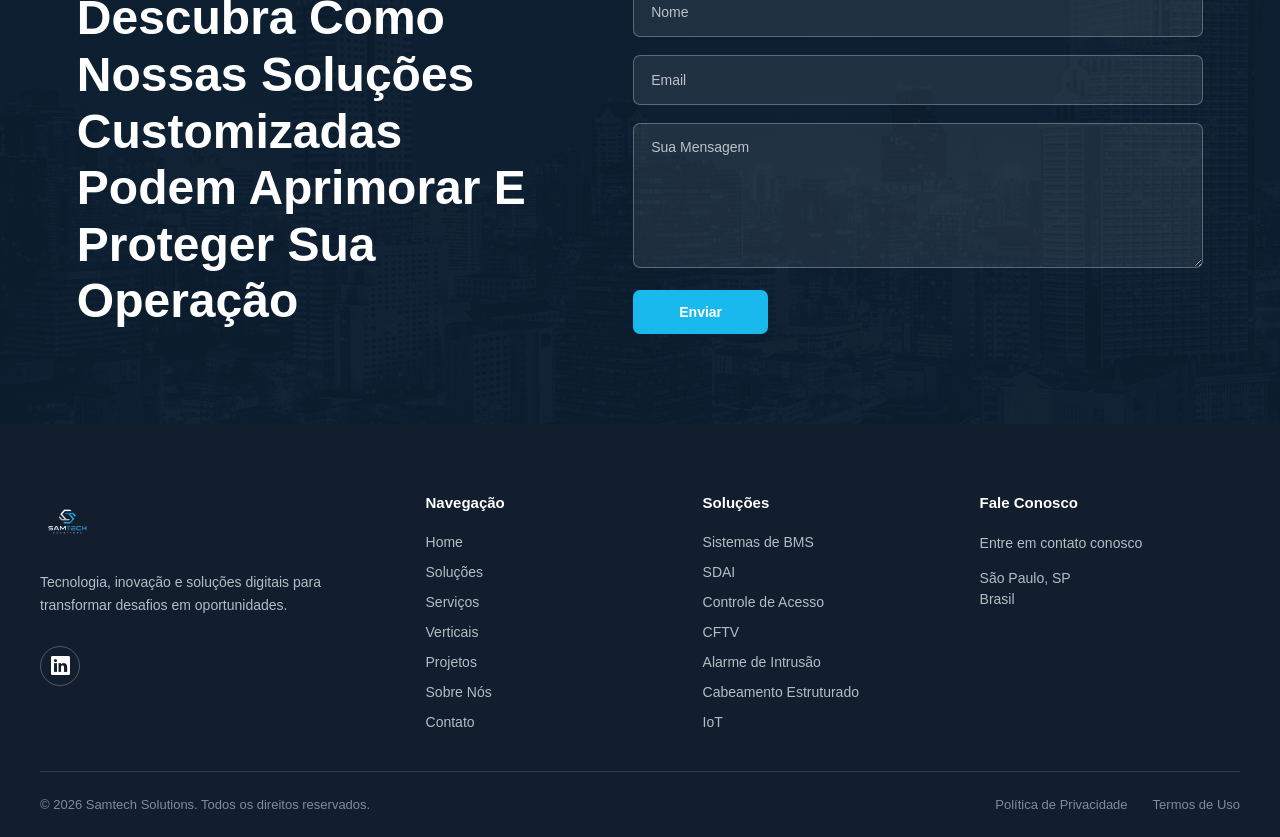
<file: paginas/servicos.html>
<!doctype html>
<html lang="pt-BR">

<head>
  <meta charset="UTF-8" />

  <meta name="viewport" content="width=device-width, initial-scale=1.0" />

  <meta name="description" content="Conheça os serviços da Samtech Solutions." />

  <link rel="stylesheet" href="../css/header.css" />
  <link rel="stylesheet" href="../css/footer.css" />
  <link rel="stylesheet" href="../css/style.css" />
  <link rel="stylesheet" href="../css/resposive.css" />
  <link rel="stylesheet" href="https://cdn.jsdelivr.net/npm/bootstrap-icons@1.11.3/font/bootstrap-icons.min.css">

  <title>Conheça Nossos Serviços | Samtech Solutions</title>
</head>

<body>
  <!-- =====================================================
         CABEÇALHO
    ====================================================== -->

  <header id="site-control">
    <div class="site-control__inner">
      <a class="logo" href="../index.html" aria-label="Samtech Solutions - Página inicial">
        <img src="../assets/samtechsolutionsbr_logotransparente.png" alt="Samtech Solutions" />
      </a>

      <!-- MENU HAMBÚRGUER -->
<button class="menu-hamburguer" aria-label="Abrir menu">
    ☰
</button>

      <nav class="site-control__inline-links" aria-label="Navegação principal">
        <ul class="nav-menu">
          <li>
            <a href="../index.html"> Home </a>
          </li>

          <li>
            <a href="solucoes.html"> Soluções </a>
          </li>

          <li class="active">
            <a href="servicos.html"> Serviços </a>
          </li>

          <li>
            <a href="verticais.html"> Verticais </a>
          </li>

          <li>
            <a href="projetos.html"> Projetos </a>
          </li>

          <li>
            <a href="quem_somos.html"> Sobre Nós </a>
          </li>

          <li>
            <a href="contato.html"> Contato </a>
          </li>
        </ul>
      </nav>

    </div>
  </header>

  <!-- =====================================================
         CONTEÚDO PRINCIPAL
    ====================================================== -->

  <main>
    <!-- =================================================
             SERVIÇOS
        ================================================== -->

    <section class="services-page">
      <!-- BANNER SERVIÇOS -->
      <div class="services-hero">
        <div class="services-hero-content">
          <h1>Conheça Nossos Serviços</h1>

          <p class="services-hero-text">
            Tecnologia que mantém sua operação em movimento.
          </p>
        </div>
      </div>

      <div class="services-container">
        <div class="services-box">
          <!-- =====================================
                         ABAS
                    ====================================== -->

          <div class="services-tabs" role="tablist" aria-label="Serviços Samtech Solutions">
            <button class="service-tab active" type="button" data-target="implantacao">
              Implantação de<br />
              Projetos e Gestão
            </button>

            <button class="service-tab" type="button" data-target="corretiva">
              Manutenção<br />
              Corretiva
            </button>

            <button class="service-tab" type="button" data-target="preditiva">
              Manutenção<br />
              Preditiva
            </button>

            <button class="service-tab" type="button" data-target="preventiva">
              Manutenção<br />
              Preventiva
            </button>

            <button class="service-tab" type="button" data-target="monitoramento">
              Monitoramento<br />
              Remoto
            </button>

            <button class="service-tab" type="button" data-target="oficina">
              Oficina Volante
            </button>
          </div>

          <!-- =====================================
                         01 - IMPLANTAÇÃO
                    ====================================== -->

          <article class="service-panel" id="implantacao">
            <div class="service-image">
              <img src="../assets/servicos/implantacao_projetos.png" alt="Implantação de Projetos e Gestão"
                loading="lazy" />
            </div>

            <div class="service-content">
              <h2>Implantação de Projetos e Gestão</h2>

              <p>
                Adotamos uma metodologia de gestão e implantação de projetos
                que assegura total atendimento às suas exigências de
                segurança, com eficácia comprovada em todas as etapas, do
                planejamento à execução. Nossa equipe especializada emprega as
                mais recentes tecnologias e práticas inovadoras para entregar
                soluções sob medida que impulsionam o sucesso dos seus
                projetos.
              </p>

              <div class="service-detail">
                <p>
                  <strong> Otimização Garantida: </strong>

                  Maximizamos cada minuto e recurso, garantindo a conclusão do
                  projeto dentro do prazo e do orçamento estipulados, sem
                  comprometer a qualidade.
                </p>
              </div>

              <div class="service-detail">
                <p>
                  <strong> Conformidade com as Melhores Práticas: </strong>

                  Nosso compromisso com as normas de excelência do setor
                  garante que sua instalação seja realizada de maneira segura
                  e eficiente, cumprindo todas as regulamentações aplicáveis.
                </p>
              </div>

              <div class="service-detail">
                <p>
                  <strong> Apoio Integral: </strong>

                  Desde a concepção até a conclusão do projeto, oferecemos
                  suporte contínuo para assegurar que todas as etapas sejam
                  executadas sem contratempos, proporcionando tranquilidade e
                  resultados superiores.
                </p>
              </div>
            </div>
          </article>

          <!-- =====================================
                         02 - MANUTENÇÃO CORRETIVA
                    ====================================== -->

          <article class="service-panel" id="corretiva" hidden>
            <div class="service-image">
              <img src="../assets/servicos/manutencao_corretiva.png" alt="Manutenção Corretiva" loading="lazy" />
            </div>

            <div class="service-content">
              <h2>Manutenção Corretiva</h2>

              <p>
                Nossa equipe de manutenção corretiva está pronta para
                responder rapidamente a problemas inesperados ou falhas nos
                sistemas:
              </p>

              <p>
                Solicitação de Serviço: Nossos clientes podem entrar em
                contato conosco a qualquer momento para relatar problemas ou
                falhas nos sistemas. Nossa equipe de suporte técnico está
                disponível 24/7 para atender a chamados de emergência.
                Utilizamos nossa CCO para realizar os atendimentos de 1º Nível
                e logo após alocar o chamado para o nosso recurso técnico
                sobre aviso.
              </p>

              <div class="service-detail">
                <p>
                  <strong> Diagnóstico Rápido: </strong>

                  Assim que recebemos uma solicitação de serviço, nossa equipe
                  de técnicos altamente treinados realiza um diagnóstico
                  rápido para identificar a causa do problema.
                </p>
              </div>

              <div class="service-detail">
                <p>
                  <strong> Reparo no Local: </strong>

                  Sempre que possível, nossos técnicos realizam reparos no
                  local para minimizar o tempo de inatividade. Eles trazem
                  consigo equipamento/peças de reposição ou solicitam a nossa
                  oficina móvel.
                </p>
              </div>

              <div class="service-detail">
                <p>
                  <strong> Logística de Peças e equipamentos: </strong>

                  Se uma peça ou equipamento de reposição específica for
                  necessária e não estiver disponível no local, nossa equipe
                  organiza rapidamente o envio da peça e coordena a instalação
                  o mais rápido possível em caso de estoque local. Caso não
                  tenhamos, acionamos de maneira emergencial nosso time de
                  suprimentos para aquisação nos fornecedores parceiros. Teste
                  de Funcionamento: Após o reparo, realizamos testes rigorosos
                  para garantir que o sistema esteja funcionando perfeitamente
                  e que o problema tenha sido resolvido.
                </p>
              </div>

              <div class="service-detail">
                <p>
                  <strong> Documentação e Relatórios: </strong>

                  Fornecemos documentação detalhada sobre o serviço de
                  manutenção corretiva através de um software de gestão de
                  Ticket, incluindo uma descrição do problema, a solução
                  aplicada e quaisquer recomendações para evitar problemas
                  semelhantes no futuro.
                </p>
              </div>
            </div>
          </article>

          <!-- =====================================
                         03 - MANUTENÇÃO PREDITIVA
                    ====================================== -->

          <article class="service-panel" id="preditiva" hidden>
            <div class="service-image">
              <img src="../assets/servicos/manutencao_preditiva.png" alt="Manutenção Preditiva" loading="lazy" />
            </div>

            <div class="service-content">
              <h2>Manutenção Preditiva</h2>

              <p>
                A manutenção preditiva é uma parte crucial dos nossos
                serviços, permitindo-nos identificar e resolver problemas
                antes mesmo que eles ocorram.
              </p>

              <div class="service-detail">
                <p>
                  <strong> Monitoramento Avançado: </strong>

                  Utilizamos sistemas de monitoramento avançado para coletar
                  dados em tempo real de sensores, periféricos e dispositivos
                  em toda a infraestrutura do empreendimento.
                </p>
              </div>

              <div class="service-detail">
                <p>
                  <strong> Análise de Dados: </strong>

                  Nossa equipe de analistas de dados examina continuamente os
                  dados coletados em busca de tendências ou anomalias que
                  possam indicar um possível problema futuro.
                </p>
              </div>

              <div class="service-detail">
                <p>
                  <strong> Alertas de Antecipação: </strong>

                  Quando identificamos uma tendência preocupante, emitimos
                  alertas proativos aos clientes, informando sobre a situação
                  e recomendando ações corretivas. Intervenções Preventivas:
                  Com base nas análises de dados e nos alertas de antecipação,
                  nossa equipe pode agendar intervenções preventivas para
                  corrigir problemas antes que eles causem interrupções nos
                  sistemas.
                </p>
              </div>

              <div class="service-detail">
                <p>
                  <strong> Aumento da Vida Útil: </strong>

                  A manutenção preditiva não apenas evita problemas, mas
                  também ajuda a prolongar a vida útil dos sistemas,
                  economizando dinheiro a longo prazo.
                </p>
              </div>

              <div class="service-detail">
                <p>
                  <strong> Relatórios de Tendências: </strong>

                  Fornecemos relatórios detalhados sobre tendências de
                  desempenho e a eficácia das intervenções preventivas,
                  permitindo que os clientes acompanhem o estado de seus
                  sistemas ao longo do tempo.
                </p>
              </div>
            </div>
          </article>

          <!-- =====================================
                         04 - MANUTENÇÃO PREVENTIVA
                    ====================================== -->

          <article class="service-panel" id="preventiva" hidden>
            <div class="service-image">
              <img src="../assets/servicos/manutencao_preventiva.png" alt="Manutenção Preventiva" loading="lazy" />
            </div>

            <div class="service-content">
              <h2>Manutenção Preventiva</h2>

              <p>
                Nossa abordagem de manutenção preventiva é fundamental para
                garantir a operação contínua e confiável dos sistemas de
                automação predial dos nossos clientes.
              </p>

              <div class="service-detail">
                <p>
                  <strong> Agendamento Programado: </strong>

                  Estabelecemos um calendário de manutenção regular com base
                  nas necessidades específicas de cada cliente. Isso pode
                  incluir inspeções mensais, trimestrais ou anuais, dependendo
                  do tipo de sistema e do ambiente.
                </p>
              </div>

              <div class="service-detail">
                <p>
                  <strong> Inspeção Detalhada: </strong>

                  Durante as visitas de manutenção preventiva, nossa equipe
                  realiza inspeções detalhadas de todos os componentes dos
                  sistemas, verificando conexões, sensores, cabos e outros
                  elementos críticos.
                </p>
              </div>

              <div class="service-detail">
                <p>
                  <strong> Limpeza e Lubrificação: </strong>

                  Realizamos limpezas minuciosas e lubrificação quando
                  necessário, para garantir que todos os componentes mecânicos
                  e eletrônicos funcionem sem problemas.
                </p>
              </div>

              <div class="service-detail">
                <p>
                  <strong> Testes de Funcionamento: </strong>

                  Testamos todos os sistemas em funcionamento para garantir
                  que eles atendam aos padrões de desempenho e eficiência
                  esperados.
                </p>
              </div>

              <div class="service-detail">
                <p>
                  <strong>
                    Substituição de Componentes Desgastados e Calibração:
                  </strong>

                  Se identificarmos componentes desgastados ou que apresentam
                  risco de falha, substituímos esses componentes durante a
                  manutenção preventiva, reduzindo a probabilidade de
                  problemas futuros. Faremos a calibragem de sensores e
                  dispositivos para garantir medições precisas e operação
                  confiável.
                </p>
              </div>

              <div class="service-detail">
                <p>
                  <strong> Documentação Completa: </strong>

                  Fornecemos relatórios detalhados após cada visita de
                  manutenção preventiva, incluindo descrições de todas as
                  atividades realizadas e quaisquer recomendações para
                  otimização de desempenho. Além de documentação completa para
                  o desenvolvimento do seu PMOC.
                </p>
              </div>
            </div>
          </article>

          <!-- =====================================
                         05 - MONITORAMENTO REMOTO
                    ====================================== -->

          <article class="service-panel" id="monitoramento" hidden>
            <div class="service-image">
              <img src="../assets/servicos/monitoramento_remoto.png" alt="Monitoramento Remoto" loading="lazy" />
            </div>

            <div class="service-content">
              <h2>Monitoramento Remoto</h2>

              <p>
                Nosso serviço de monitoramento remoto é fundamental para
                garantir o desempenho contínuo dos sistemas predial dos nossos
                clientes.
              </p>

              <div class="service-detail">
                <p>
                  <strong> Monitoramento em Tempo Real: </strong>

                  Utilizamos ferramentas avançadas de monitoramento para
                  acompanhar constantemente o status de todos os dispositivos
                  e sistemas em um empreendimento, incluindo sistemas BMS,
                  SDAI, Controle de Acesso e CFTV.
                </p>
              </div>

              <div class="service-detail">
                <p>
                  <strong> Alertas e Notificações: </strong>

                  Configuramos sistemas de alerta que nos notificam
                  imediatamente sobre qualquer anomalia ou falha nos sistemas
                  monitorados. Esses alertas podem ser personalizados com base
                  nas necessidades específicas do cliente e serem enviados via
                  e-mail, whatsapp e SMS.
                </p>
              </div>

              <div class="service-detail">
                <p>
                  <strong> Acesso Remoto: </strong>

                  Quando ocorrem problemas, nossa equipe de suporte técnico
                  pode acessar remotamente os sistemas para realizar
                  diagnósticos e, em muitos casos, resolver problemas sem a
                  necessidade de uma visita presencial. Histórico e
                  Relatórios: Mantemos um registro completo de todas as
                  atividades de monitoramento, permitindo que os clientes
                  revisem o histórico de desempenho e recebam relatórios
                  detalhados sobre o status de seus sistemas. Integração com
                  RMA: Nosso serviço de monitoramento remoto está intimamente
                  integrado com nosso processo de RMA, o que significa que, se
                  for detectada uma falha que exige substituição de
                  componentes, podemos agilizar o processo de resolução.
                </p>
              </div>
            </div>
          </article>

          <!-- =====================================
                         06 - OFICINA VOLANTE
                    ====================================== -->

          <article class="service-panel" id="oficina" hidden>
            <div class="service-image">
              <img src="../assets/servicos/oficina_volante.png" alt="Oficina Volante" loading="lazy" />
            </div>

            <div class="service-content">
              <h2>Oficina Volante</h2>

              <p>
                Nossa oficina volante é um serviço que será um diferencial
                diante a todo o mercado. Esse conceito consiste em atender
                rapidamente a problemas que exigem intervenção no local.
              </p>

              <div class="service-detail">
                <p>
                  Equipe Especializada: Mantemos uma equipe de técnicos
                  altamente treinados e experientes prontos para responder a
                  chamados de emergência a qualquer hora do dia ou da noite.
                  Essa será a equipe que estará à disposição do time de CCO
                  para atendimento ágil aos chamados corretivos.
                </p>
              </div>

              <div class="service-detail">
                <p>
                  Frota de Veículos Equipados: Nossos veículos estão equipados
                  com todas as ferramentas e peças de reposição necessárias
                  para realizar reparos no local, garantindo tempos de
                  resposta rápidos.
                </p>
              </div>

              <div class="service-detail">
                <p>
                  <strong> Chamados de Emergência: </strong>

                  Os clientes podem entrar em contato conosco a qualquer
                  momento em caso de falha crítica nos sistemas. Nossa oficina
                  volante se desloca rapidamente até o local para avaliar e
                  resolver o problema. Caso o cliente não tenha contrato
                  firmado conosco a Oficina possui uma tarifa avulsa para
                  atendimentos emergenciais.
                </p>
              </div>

              <div class="service-detail">
                <p>
                  <strong>
                    Suporte para o time de Manutenção Preventiva:
                  </strong>

                  Além de atender a chamados de emergência, nossa oficina
                  volante realiza visitas programadas de manutenção preventiva
                  para garantir o funcionamento contínuo dos sistemas.
                </p>
              </div>

              <div class="service-detail">
                <p>
                  <strong> Documentação e Relatórios: </strong>

                  Após cada intervenção, fornecemos documentação detalhada
                  sobre os serviços prestados e quaisquer recomendações para
                  otimizar o desempenho do sistema.
                </p>
              </div>
            </div>
          </article>
        </div>
      </div>
    </section>

    <!-- =================================================
     SEGMENTOS ATENDIDOS
================================================== -->

    <section class="segments">
      <div class="segments-container">
        <h2 class="segments-title">Segmentos Atendidos</h2>

        <div class="verticals-grid">
          <!-- INDÚSTRIA -->
          <a href="verticais.html#industria" class="vertical-card">
            <div class="vertical-image">
              <img src="../assets/home/industria-home.jpg" alt="Indústria" loading="lazy" />
            </div>

            <div class="vertical-content">
              <h3>Indústria</h3>
            </div>
          </a>

          <!-- MINERAÇÃO -->
          <a href="verticais.html#mineracao" class="vertical-card">
            <div class="vertical-image">
              <img src="../assets/home/mineracao-home.jpg" alt="Mineração" loading="lazy" />
            </div>

            <div class="vertical-content">
              <h3>Mineração</h3>
            </div>
          </a>

          <!-- PORTOS -->
          <a href="verticais.html#portos" class="vertical-card">
            <div class="vertical-image">
              <img src="../assets/home/portos-home.jpg" alt="Portos" loading="lazy" />
            </div>

            <div class="vertical-content">
              <h3>Portos</h3>
            </div>
          </a>

          <!-- CONSTRUTORAS -->
          <a href="verticais.html#construtoras" class="vertical-card">
            <div class="vertical-image">
              <img src="../assets/home/construtoras-home.jpg" alt="Construtoras" loading="lazy" />
            </div>

            <div class="vertical-content">
              <h3>Construtoras</h3>
            </div>
          </a>

          <!-- SHOPPING -->
          <a href="verticais.html#shoppings" class="vertical-card">
            <div class="vertical-image">
              <img src="../assets/home/shopping-home.jpg" alt="Shopping" loading="lazy" />
            </div>

            <div class="vertical-content">
              <h3>Shopping</h3>
            </div>
          </a>

          <!-- EDIFÍCIOS COMERCIAIS -->
          <a href="verticais.html#edificios" class="vertical-card">
            <div class="vertical-image">
              <img src="../assets/home/edificios-home.jpg" alt="Edifícios Comerciais" loading="lazy" />
            </div>

            <div class="vertical-content">
              <h3>Edifícios Comerciais</h3>
            </div>
          </a>

          <!-- HOSPITAIS -->
          <a href="verticais.html#hospitais" class="vertical-card">
            <div class="vertical-image">
              <img src="../assets/home/hospitais-home.jpg" alt="Hospitais" loading="lazy" />
            </div>

            <div class="vertical-content">
              <h3>Hospitais</h3>
            </div>
          </a>
        </div>
      </div>
    </section>

    <!-- =================================================
             FORMULÁRIO
        ================================================== -->

    <section class="services-contact">
      <div class="services-contact-box">
        <div class="services-contact-title">
          <h2>
            Descubra Como Nossas Soluções Customizadas Podem Aprimorar E
            Proteger Sua Operação
          </h2>
        </div>

        <form class="services-form" method="post" action="https://samtechsolutions.com.br/contact#contact_form"
          id="contact_form" accept-charset="UTF-8">
          <input type="hidden" name="form_type" value="contact" />

          <input type="hidden" name="utf8" value="✓" />

          <div class="services-form-group">
            <input type="text" name="contact[Last Name]" placeholder="Nome" />
          </div>

          <div class="services-form-group">
            <input type="email" name="contact[email]" placeholder="Email" required />
          </div>

          <div class="services-form-group">
            <textarea name="contact[Message]" placeholder="Sua Mensagem" rows="6" required></textarea>
          </div>

          <button type="submit">Enviar</button>
        </form>
      </div>
    </section>
  </main>

  <!-- =====================================================
         RODAPÉ
    ====================================================== -->

  <footer class="site-footer">
    <div class="footer-container">
      <div class="footer-brand">
        <a href="../index.html" class="footer-logo" aria-label="Samtech Solutions - Página inicial">
          <img src="../assets/samtechsolutionsbr_logotransparente.png" alt="Samtech Solutions" />
        </a>

        <p class="footer-description">
          Tecnologia, inovação e soluções digitais para transformar desafios
          em oportunidades.
        </p>

        <div class="footer-social">

          <a href="https://www.linkedin.com/company/samtechsolutionsbr/" target="_blank" rel="noopener noreferrer"
            aria-label="LinkedIn da Samtech Solutions" class="linkedin-link">
            <i class="bi bi-linkedin"></i>
          </a>

        </div>
      </div>

      <div class="footer-column">
        <h3>Navegação</h3>

        <ul class="footer-links">
          <li>
            <a href="../index.html"> Home </a>
          </li>

          <li>
            <a href="solucoes.html"> Soluções </a>
          </li>

          <li>
            <a href="servicos.html"> Serviços </a>
          </li>

          <li>
            <a href="verticais.html"> Verticais </a>
          </li>

          <li>
            <a href="projetos.html"> Projetos </a>
          </li>

          <li>
            <a href="quem_somos.html"> Sobre Nós </a>
          </li>

          <li>
            <a href="contato.html"> Contato </a>
          </li>
        </ul>
      </div>

      <div class="footer-column">
        <h3>Soluções</h3>

        <ul class="footer-links">
          <li>
            <a href="paginas/solucoes.html#card-1">
              Sistemas de BMS
            </a>
          </li>

          <li>
            <a href="paginas/solucoes.html#card-2">
              SDAI
            </a>
          </li>

          <li>
            <a href="paginas/solucoes.html#card-3">
              Controle de Acesso
            </a>
          </li>

          <li>
            <a href="paginas/solucoes.html#card-4">
              CFTV
            </a>
          </li>

          <li>
            <a href="paginas/solucoes.html#card-5">
              Alarme de Intrusão
            </a>
          </li>

          <li>
            <a href="paginas/solucoes.html#card-6">
              Cabeamento Estruturado
            </a>
          </li>

          <li>
            <a href="paginas/solucoes.html#card-7">
              IoT
            </a>
          </li>
        </ul>
      </div>

      <div class="footer-column">
        <h3>Fale Conosco</h3>

        <div class="footer-contact">
          <div class="footer-contact-item">
            <span> Entre em contato conosco </span>
          </div>

          <div class="footer-contact-item">
            <span>
              São Paulo, SP<br />
              Brasil
            </span>
          </div>
        </div>
      </div>
    </div>

    <div class="footer-divider"></div>

    <div class="footer-bottom">
      <p class="footer-copyright">
        © 2026 Samtech Solutions. Todos os direitos reservados.
      </p>

      <div class="footer-legal">
        <a href="politica-privacidade.html"> Política de Privacidade </a>

        <a href="termos-uso.html"> Termos de Uso </a>
      </div>
    </div>
  </footer>

  <!-- =====================================================
         JAVASCRIPT DAS ABAS
    ====================================================== -->

  <script>
    const serviceTabs = document.querySelectorAll(".service-tab");

    const servicePanels = document.querySelectorAll(".service-panel");

    serviceTabs.forEach((tab) => {
      tab.addEventListener("click", () => {
        serviceTabs.forEach((item) => {
          item.classList.remove("active");
        });

        servicePanels.forEach((panel) => {
          panel.hidden = true;
        });

        tab.classList.add("active");

        const targetId = tab.getAttribute("data-target");

        const targetPanel = document.getElementById(targetId);

        if (targetPanel) {
          targetPanel.hidden = false;
        }
      });
    });
  </script>

  
<script src="../js/script.js"></script>
  
</body>

</html>
</file>
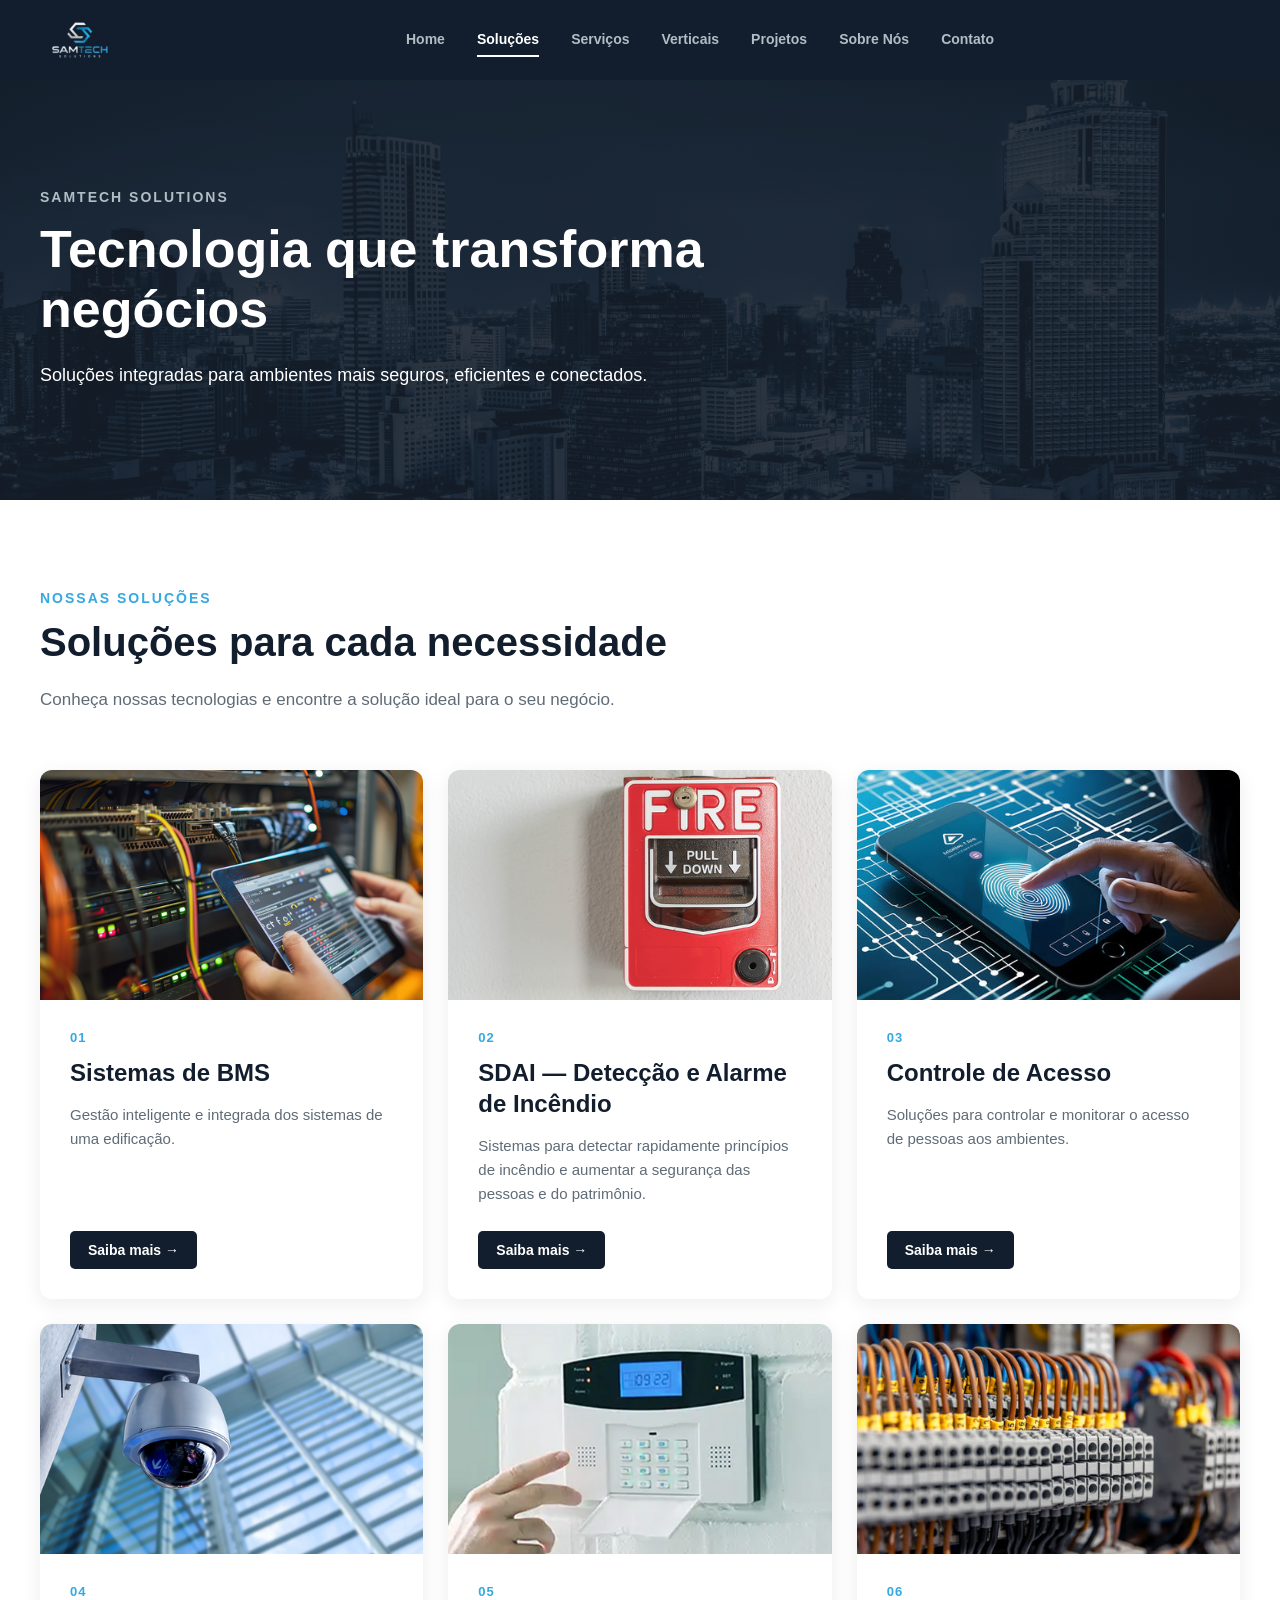
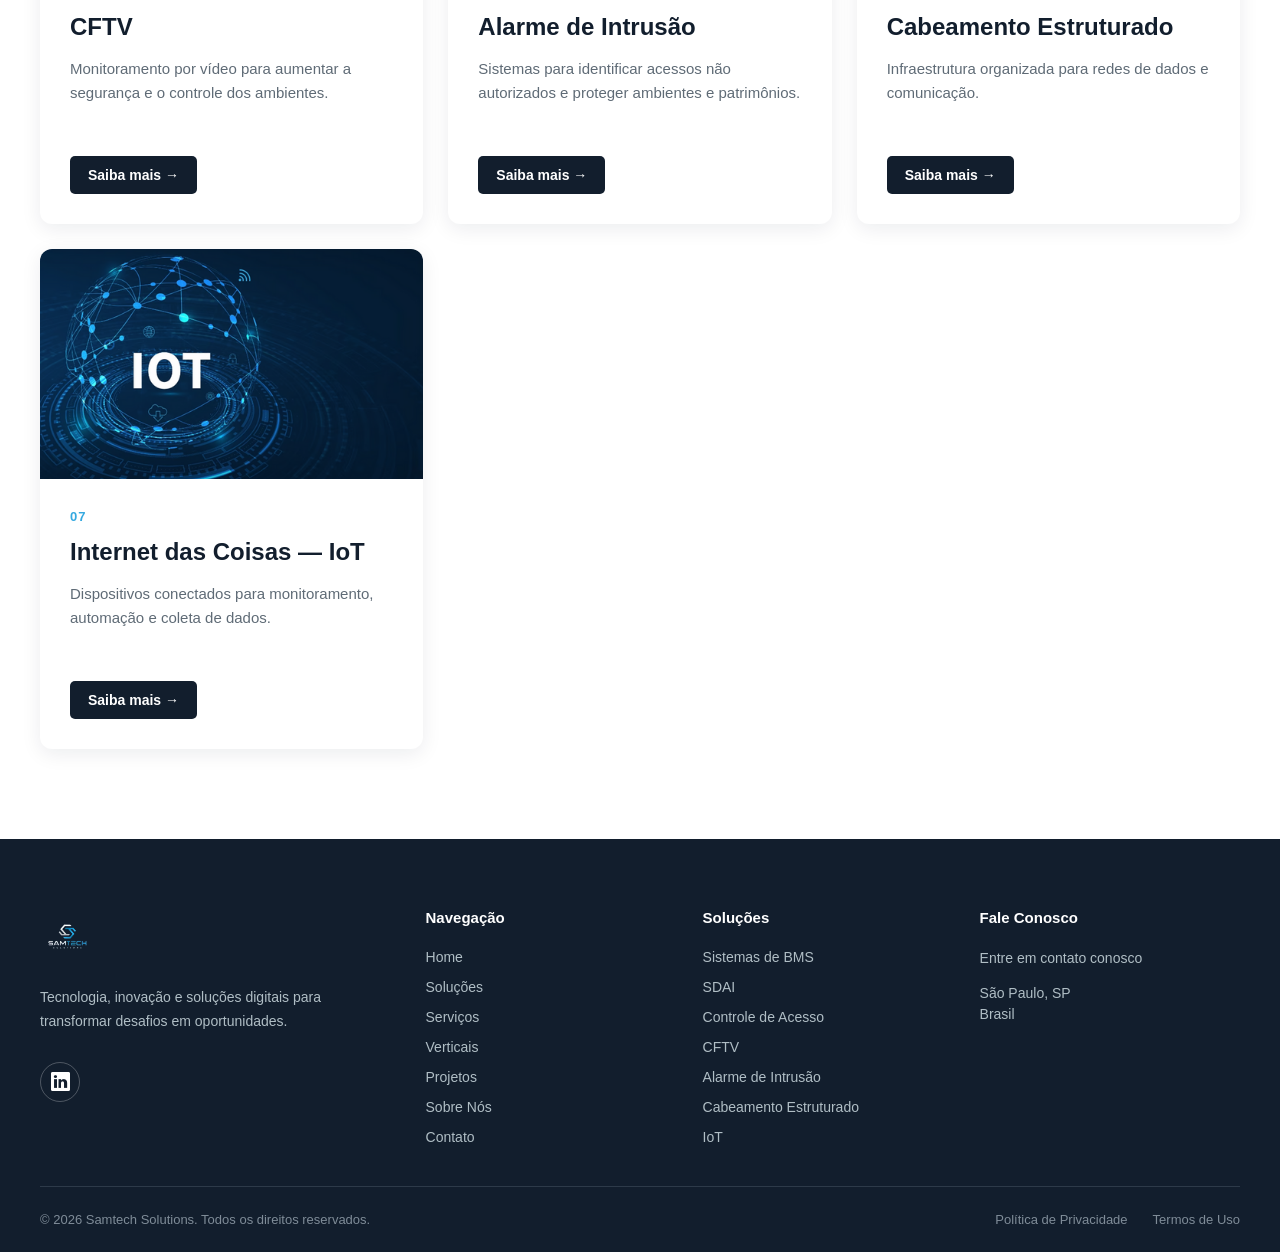
<file: paginas/solucoes.html>
<!DOCTYPE html>
<html lang="en">

<head>
    <meta charset="UTF-8">
    <meta name="viewport" content="width=device-width, initial-scale=1.0">
    <link rel="stylesheet" href="../css/header.css">
    <link rel="stylesheet" href="../css/footer.css">
    <link rel="stylesheet" href="../css/style.css">
    <link rel="stylesheet" href="../css/resposive.css">
    <link rel="stylesheet" href="https://cdn.jsdelivr.net/npm/bootstrap-icons@1.11.3/font/bootstrap-icons.min.css">

    <title>Soluções</title>
</head>

<body>

    <!-- CABEÇALHO -->
    <header id="site-control">
        <div class="site-control__inner">

            <!-- LOGO -->
            <a class="logo" href="../index.html" aria-label="Samtech Solutions - Página inicial">
                <img src="../assets/samtechsolutionsbr_logotransparente.png" alt="Samtech Solutions">
            </a>

            
            <!-- MENU HAMBÚRGUER -->
<button class="menu-hamburguer" aria-label="Abrir menu">
    ☰
</button>


            <!-- MENU PRINCIPAL -->
            <nav class="site-control__inline-links" aria-label="Navegação principal">
                <ul class="nav-menu">
                    <li><a href="../index.html">Home</a></li>
                    <li class="active"><a href="solucoes.html">Soluções</a></li>
                    <li><a href="servicos.html">Serviços</a></li>
                    <li><a href="verticais.html">Verticais</a></li>
                    <li><a href="projetos.html">Projetos</a></li>
                    <li><a href="quem_somos.html">Sobre Nós</a></li>
                    <li><a href="contato.html">Contato</a></li>
                </ul>
            </nav>

        </div>
    </header>

    <!-- ==============================
         CONTEÚDO PRINCIPAL
         ============================== -->

    <main>

        <!-- BANNER -->
        <section class="solucoes-banner">

            <div class="solucoes-banner-conteudo">

                <span>SAMTECH SOLUTIONS</span>

                <h1>
                    Tecnologia que transforma negócios
                </h1>

                <p>
                    Soluções integradas para ambientes
                    mais seguros, eficientes e conectados.
                </p>

            </div>

        </section>

        <section class="solucoes">

            <!-- Título da página -->
            <div class="solucoes-header">

                <span class="solucoes-subtitulo">
                    NOSSAS SOLUÇÕES
                </span>

                <h1>
                    Soluções para cada necessidade
                </h1>

                <p>
                    Conheça nossas tecnologias e encontre
                    a solução ideal para o seu negócio.
                </p>

            </div>


            <!-- ==============================
                 CARDS
                 ============================== -->

            <div class="solucoes-lista">


                <!-- ==========================
                     SOLUÇÃO 1 — BMS
                     ========================== -->

                <article class="solucao" id="card-1">

                    <!-- Parte visível do card -->
                    <div class="solucao-card">

                        <img src="../assets/solucoes/sistema_de_BMS_500x.png"
                            alt="Sistema de gerenciamento predial BMS">

                        <div class="solucao-resumo">

                            <span class="solucao-numero">
                                01
                            </span>

                            <h2>
                                Sistemas de BMS
                            </h2>

                            <p>
                                Gestão inteligente e integrada dos sistemas
                                de uma edificação.
                            </p>

                            <button type="button" class="solucao-botao">
                                Saiba mais →
                            </button>

                        </div>

                    </div>


                    <!-- Informações completas -->
                    <div class="solucao-detalhes">

                        <button type="button" class="solucao-fechar" aria-label="Fechar informações">
                            ×
                        </button>

                        <span class="solucao-numero">
                            01
                        </span>

                        <h2>
                            Sistemas de BMS
                        </h2>

                        <p>
                            Sistemas de Building Management System permitem
                            monitorar e gerenciar diferentes sistemas da
                            edificação de forma integrada, aumentando a
                            eficiência, segurança e controle operacional.
                        </p>

                        <ul>
                            <li>Monitoramento dos sistemas</li>
                            <li>Automação predial</li>
                            <li>Controle centralizado</li>
                            <li>Eficiência operacional</li>
                        </ul>

                    </div>

                </article>


                <!-- ==========================
                     SOLUÇÃO 2 — SDAI
                     ========================== -->

                <article class="solucao" id="card-2">

                    <div class="solucao-card">

                        <img src="../assets/solucoes/alarm_fire.png" alt="Sistema de detecção e alarme de incêndio">

                        <div class="solucao-resumo">

                            <span class="solucao-numero">
                                02
                            </span>

                            <h2>
                                SDAI — Detecção e Alarme de Incêndio
                            </h2>

                            <p>
                                Sistemas para detectar rapidamente princípios
                                de incêndio e aumentar a segurança das pessoas
                                e do patrimônio.
                            </p>

                            <button type="button" class="solucao-botao">
                                Saiba mais →
                            </button>

                        </div>

                    </div>


                    <div class="solucao-detalhes">

                        <button type="button" class="solucao-fechar" aria-label="Fechar informações">
                            ×
                        </button>

                        <span class="solucao-numero">
                            02
                        </span>

                        <h2>
                            SDAI — Detecção e Alarme de Incêndio
                        </h2>

                        <p>
                            Soluções para identificação rápida
                            de princípios de incêndio, permitindo
                            uma resposta ágil e aumentando a
                            segurança das pessoas e do patrimônio.
                        </p>

                        <ul>
                            <li>Detecção de fumaça</li>
                            <li>Alarmes de incêndio</li>
                            <li>Monitoramento</li>
                            <li>Integração com sistemas prediais</li>
                        </ul>

                    </div>

                </article>


                <!-- ==========================
                     SOLUÇÃO 3 — CONTROLE DE ACESSO
                     ========================== -->

                <article class="solucao" id="card-3">

                    <div class="solucao-card">

                        <img src="../assets/solucoes/biometria.jpg" alt="Sistema de controle de acesso">

                        <div class="solucao-resumo">

                            <span class="solucao-numero">
                                03
                            </span>

                            <h2>
                                Controle de Acesso
                            </h2>

                            <p>
                                Soluções para controlar e monitorar o acesso
                                de pessoas aos ambientes.
                            </p>

                            <button type="button" class="solucao-botao">
                                Saiba mais →
                            </button>

                        </div>

                    </div>


                    <div class="solucao-detalhes">

                        <button type="button" class="solucao-fechar" aria-label="Fechar informações">
                            ×
                        </button>

                        <span class="solucao-numero">
                            03
                        </span>

                        <h2>
                            Controle de Acesso
                        </h2>

                        <p>
                            Soluções para gerenciamento e
                            controle de entrada e saída de
                            pessoas em ambientes corporativos
                            e comerciais.
                        </p>

                        <ul>
                            <li>Controle de entrada e saída</li>
                            <li>Identificação de usuários</li>
                            <li>Monitoramento de acessos</li>
                            <li>Maior segurança</li>
                        </ul>

                    </div>

                </article>


                <!-- ==========================
                     SOLUÇÃO 4 — CFTV
                     ========================== -->

                <article class="solucao" id="card-4">

                    <div class="solucao-card">

                        <img src="../assets/solucoes/camera.png" alt="Sistema de circuito fechado de televisão">

                        <div class="solucao-resumo">

                            <span class="solucao-numero">
                                04
                            </span>

                            <h2>
                                CFTV
                            </h2>

                            <p>
                                Monitoramento por vídeo para aumentar a segurança
                                e o controle dos ambientes.
                            </p>

                            <button type="button" class="solucao-botao">
                                Saiba mais →
                            </button>

                        </div>

                    </div>


                    <div class="solucao-detalhes">

                        <button type="button" class="solucao-fechar" aria-label="Fechar informações">
                            ×
                        </button>

                        <span class="solucao-numero">
                            04
                        </span>

                        <h2>
                            CFTV
                        </h2>

                        <p>
                            Sistemas de monitoramento por vídeo
                            desenvolvidos para aumentar a segurança
                            e possibilitar o acompanhamento dos
                            ambientes em tempo real.
                        </p>

                        <ul>
                            <li>Monitoramento por câmeras</li>
                            <li>Gravação de imagens</li>
                            <li>Monitoramento em tempo real</li>
                            <li>Maior controle dos ambientes</li>
                        </ul>

                    </div>

                </article>


                <!-- ==========================
                     SOLUÇÃO 5 — INTRUSÃO
                     ========================== -->

                <article class="solucao" id="card-5">

                    <div class="solucao-card">

                        <img src="../assets/solucoes/painel.png" alt="Sistema de alarme de intrusão">

                        <div class="solucao-resumo">

                            <span class="solucao-numero">
                                05
                            </span>

                            <h2>
                                Alarme de Intrusão
                            </h2>

                            <p>
                                Sistemas para identificar acessos não autorizados
                                e proteger ambientes e patrimônios.
                            </p>

                            <button type="button" class="solucao-botao">
                                Saiba mais →
                            </button>

                        </div>

                    </div>


                    <div class="solucao-detalhes">

                        <button type="button" class="solucao-fechar" aria-label="Fechar informações">
                            ×
                        </button>

                        <span class="solucao-numero">
                            05
                        </span>

                        <h2>
                            Alarme de Intrusão
                        </h2>

                        <p>
                            Sistemas de segurança desenvolvidos
                            para identificar tentativas de acesso
                            não autorizado e proteger ambientes
                            e patrimônios.
                        </p>

                        <ul>
                            <li>Detecção de movimentação</li>
                            <li>Sensores de segurança</li>
                            <li>Alarmes</li>
                            <li>Monitoramento</li>
                        </ul>

                    </div>

                </article>


                <!-- ==========================
                     SOLUÇÃO 6 — CABEAMENTO
                     ========================== -->

                <article class="solucao" id="card-6">

                    <div class="solucao-card">

                        <img src="../assets/solucoes/painel_eletrico.jpg" alt="Cabeamento estruturado">

                        <div class="solucao-resumo">

                            <span class="solucao-numero">
                                06
                            </span>

                            <h2>
                                Cabeamento Estruturado
                            </h2>

                            <p>
                                Infraestrutura organizada para redes de dados
                                e comunicação.
                            </p>

                            <button type="button" class="solucao-botao">
                                Saiba mais →
                            </button>

                        </div>

                    </div>


                    <div class="solucao-detalhes">

                        <button type="button" class="solucao-fechar" aria-label="Fechar informações">
                            ×
                        </button>

                        <span class="solucao-numero">
                            06
                        </span>

                        <h2>
                            Cabeamento Estruturado
                        </h2>

                        <p>
                            Infraestrutura desenvolvida para
                            organizar e garantir maior eficiência
                            nas redes de comunicação e transmissão
                            de dados.
                        </p>

                        <ul>
                            <li>Organização da infraestrutura</li>
                            <li>Redes de dados</li>
                            <li>Redes de comunicação</li>
                            <li>Maior desempenho</li>
                        </ul>

                    </div>

                </article>


                <!-- ==========================
                     SOLUÇÃO 7 — IoT
                     ========================== -->

                <article class="solucao" id="card-7">

                    <div class="solucao-card">

                        <img src="../assets/solucoes/iot.png" alt="Soluções de Internet das Coisas">

                        <div class="solucao-resumo">

                            <span class="solucao-numero">
                                07
                            </span>

                            <h2>
                                Internet das Coisas — IoT
                            </h2>

                            <p>
                                Dispositivos conectados para monitoramento,
                                automação e coleta de dados.
                            </p>

                            <button type="button" class="solucao-botao">
                                Saiba mais →
                            </button>

                        </div>

                    </div>


                    <div class="solucao-detalhes">

                        <button type="button" class="solucao-fechar" aria-label="Fechar informações">
                            ×
                        </button>

                        <span class="solucao-numero">
                            07
                        </span>

                        <h2>
                            Internet das Coisas — IoT
                        </h2>

                        <p>
                            Soluções conectadas que permitem
                            coletar informações, monitorar
                            ambientes e automatizar processos
                            por meio de dispositivos inteligentes.
                        </p>

                        <ul>
                            <li>Dispositivos conectados</li>
                            <li>Monitoramento</li>
                            <li>Automação</li>
                            <li>Coleta de dados</li>
                        </ul>

                    </div>

                </article>

            </div>

        </section>

    </main>

    <!-- RODAPÉ -->
    <footer class="site-footer">

        <div class="footer-container">

            <!-- MARCA -->
            <div class="footer-brand">
                <a href="../index.html" class="footer-logo" aria-label="Samtech Solutions - Página inicial">
                    <img src="../assets/samtechsolutionsbr_logotransparente.png" alt="Samtech Solutions">
                </a>

                <p class="footer-description">
                    Tecnologia, inovação e soluções digitais para transformar desafios em oportunidades.
                </p>

                <div class="footer-social">

                    <a href="https://www.linkedin.com/company/samtechsolutionsbr/" target="_blank"
                        rel="noopener noreferrer" aria-label="LinkedIn da Samtech Solutions" class="linkedin-link">
                        <i class="bi bi-linkedin"></i>
                    </a>

                </div>
            </div>

            <!-- NAVEGAÇÃO -->
            <div class="footer-column">
                <h3>Navegação</h3>
                <ul class="footer-links">
                    <li><a href="../index.html">Home</a></li>
                    <li><a href="solucoes.html">Soluções</a></li>
                    <li><a href="servicos.html">Serviços</a></li>
                    <li><a href="verticais.html">Verticais</a></li>
                    <li><a href="projetos.html">Projetos</a></li>
                    <li><a href="quem_somos.html">Sobre Nós</a></li>
                    <li><a href="contato.html">Contato</a></li>
                </ul>
            </div>

            <!-- SOLUÇÕES -->
            <div class="footer-column">
                <h3>Soluções</h3>
                <ul class="footer-links">
                    <li>
                        <a href="paginas/solucoes.html#card-1">
                            Sistemas de BMS
                        </a>
                    </li>

                    <li>
                        <a href="paginas/solucoes.html#card-2">
                            SDAI
                        </a>
                    </li>

                    <li>
                        <a href="paginas/solucoes.html#card-3">
                            Controle de Acesso
                        </a>
                    </li>

                    <li>
                        <a href="paginas/solucoes.html#card-4">
                            CFTV
                        </a>
                    </li>

                    <li>
                        <a href="paginas/solucoes.html#card-5">
                            Alarme de Intrusão
                        </a>
                    </li>

                    <li>
                        <a href="paginas/solucoes.html#card-6">
                            Cabeamento Estruturado
                        </a>
                    </li>

                    <li>
                        <a href="paginas/solucoes.html#card-7">
                            IoT
                        </a>
                    </li>
                </ul>
            </div>

            <!-- CONTATO -->
            <div class="footer-column">
                <h3>Fale Conosco</h3>
                <div class="footer-contact">
                    <div class="footer-contact-item">
                        <span>Entre em contato conosco</span>
                    </div>
                    <div class="footer-contact-item">
                        <span>São Paulo, SP<br>Brasil</span>
                    </div>
                </div>
            </div>

        </div>

        <div class="footer-divider"></div>

        <div class="footer-bottom">
            <p class="footer-copyright">
                © 2026 Samtech Solutions. Todos os direitos reservados.
            </p>

            <div class="footer-legal">
                <a href="politica-privacidade.html">Política de Privacidade</a>
                <a href="termos-uso.html">Termos de Uso</a>
            </div>
        </div>

    </footer>

    <script src="../js/solucoes.js"></script>
    <script src="../js/script.js"></script>
</body>

</html>
</file>
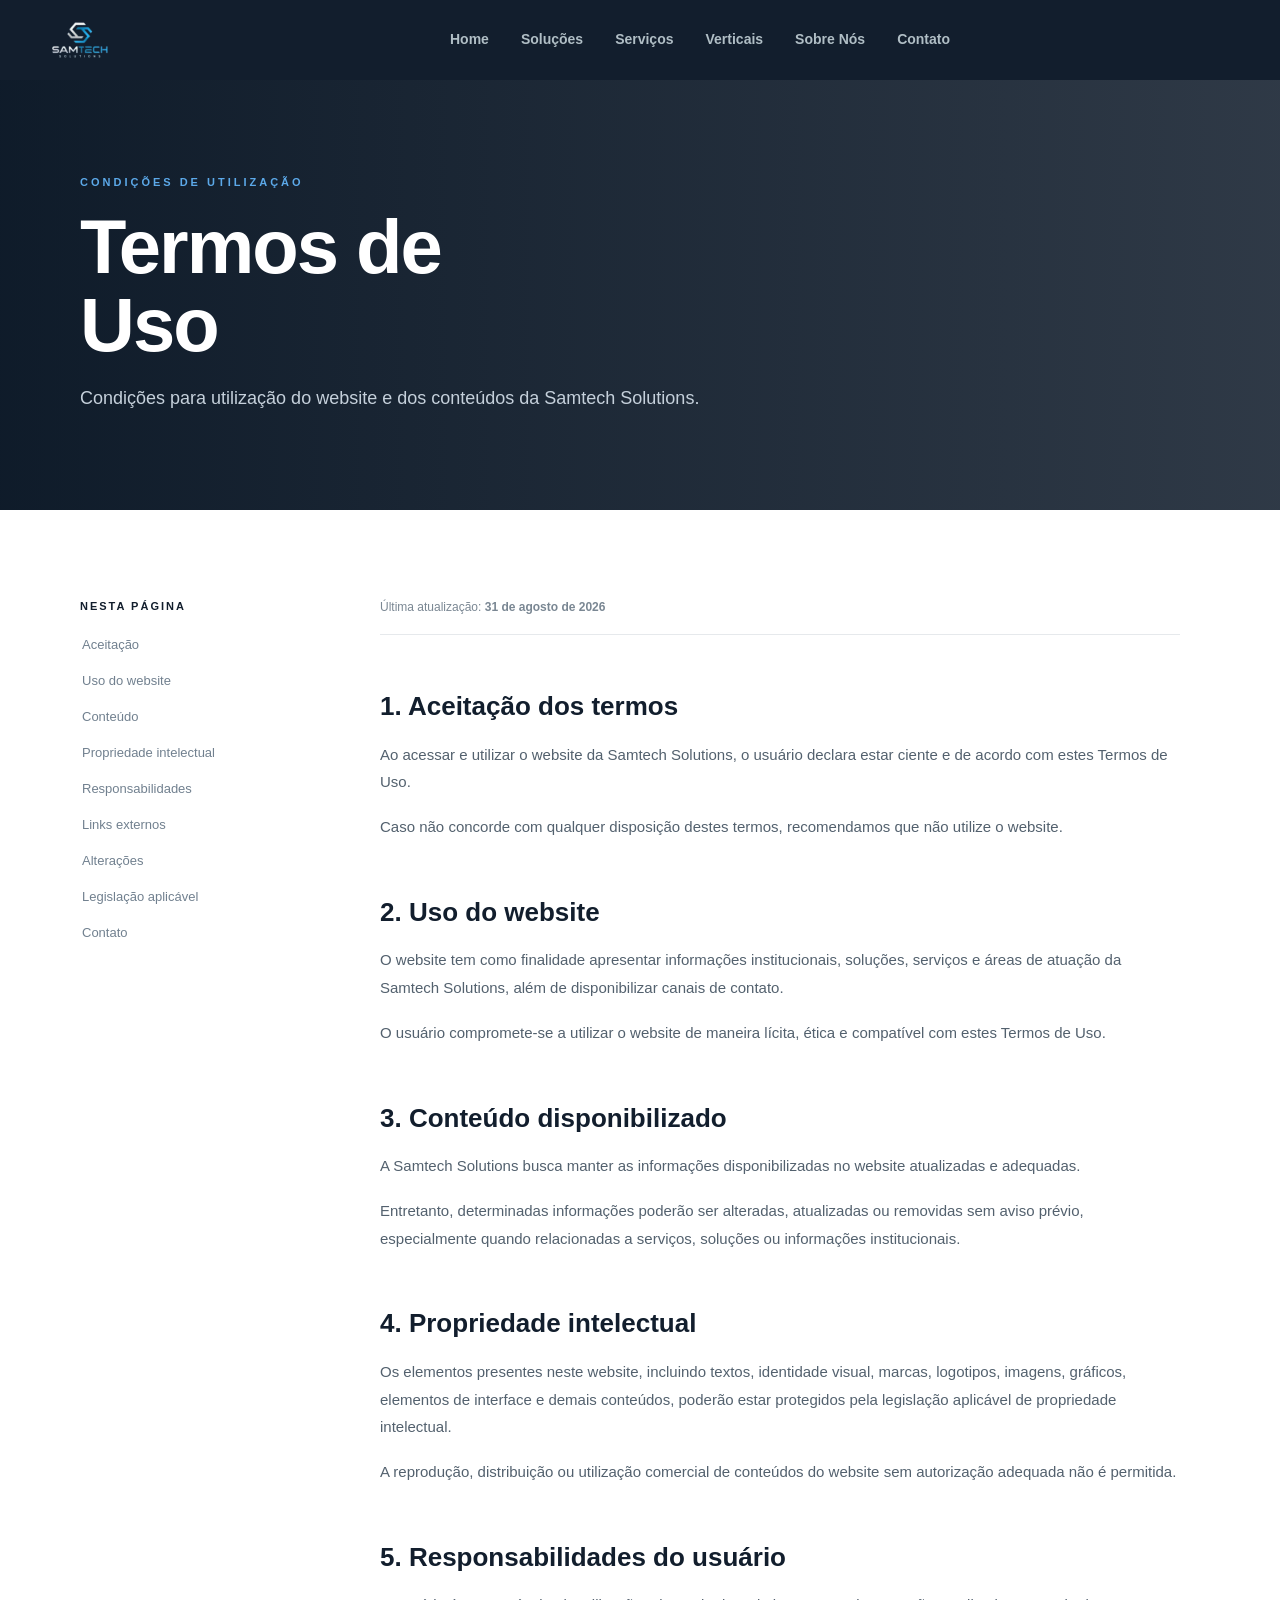
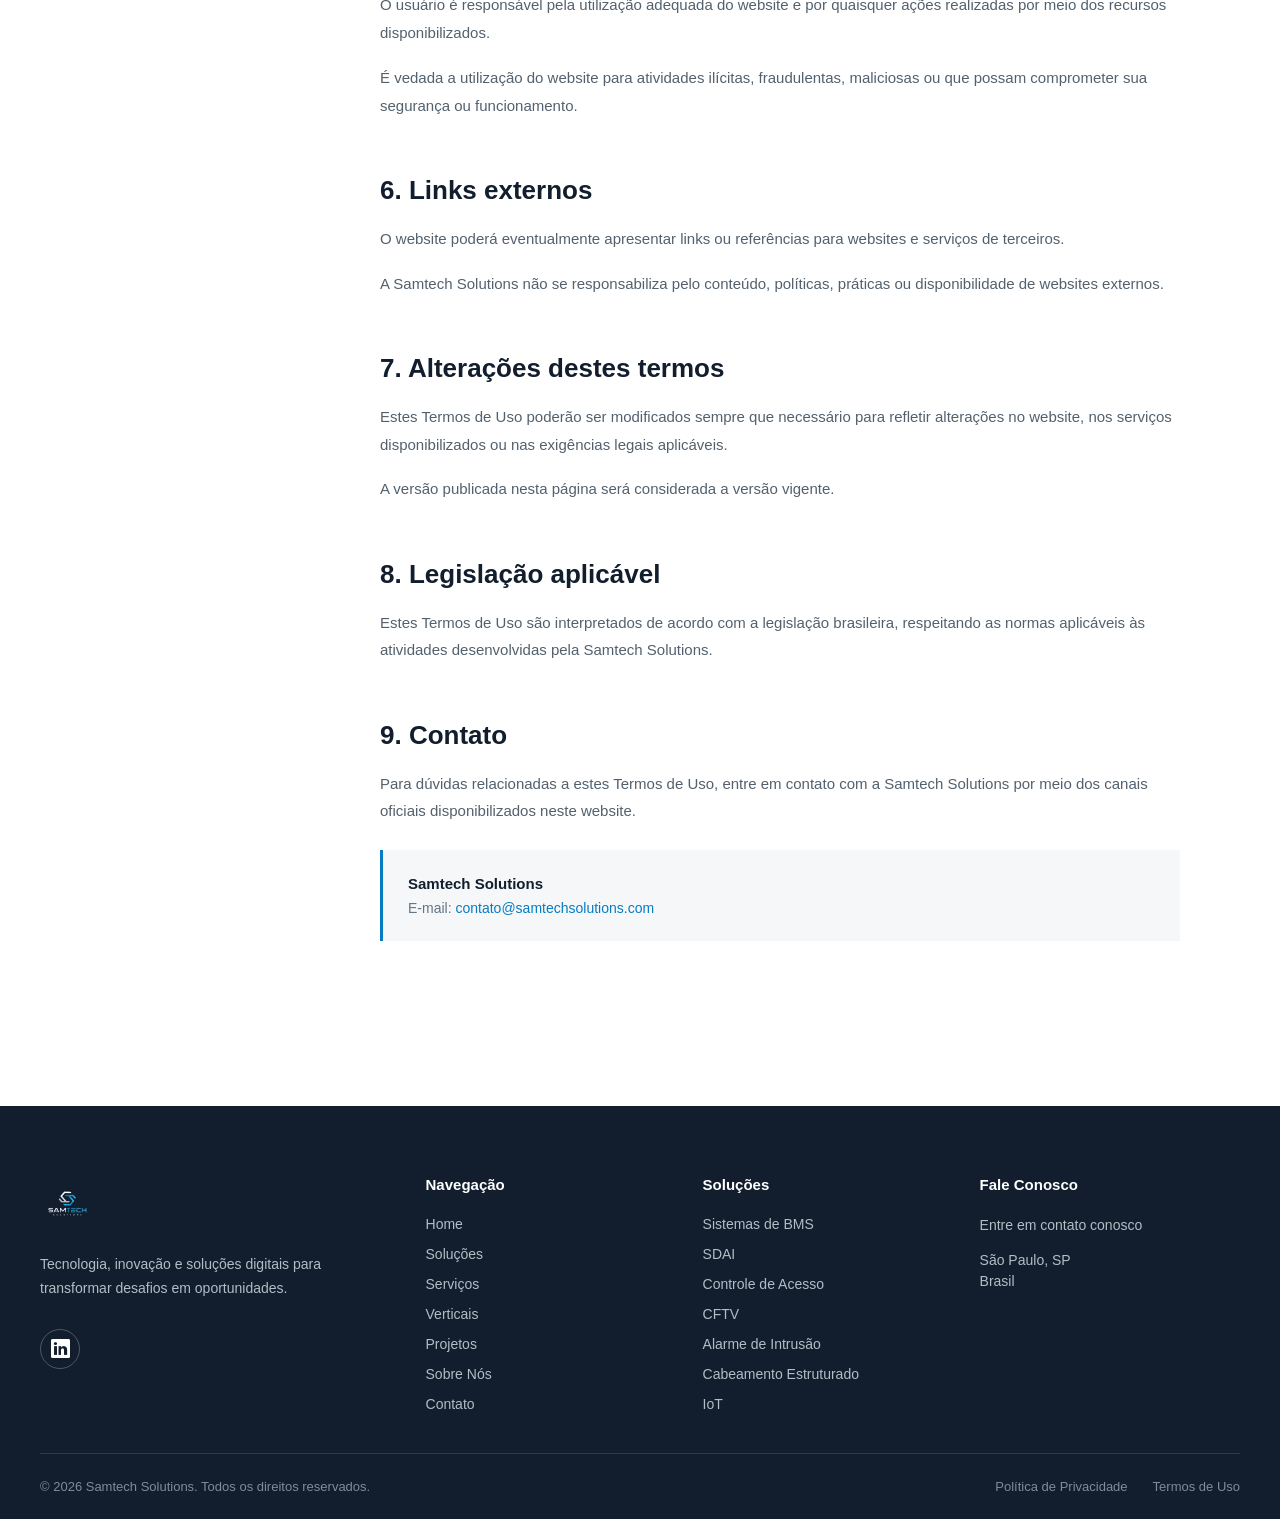
<file: paginas/termos-uso.html>
<!DOCTYPE html>
<html lang="pt-BR">

<head>

    <meta charset="UTF-8">

    <meta name="viewport" content="width=device-width, initial-scale=1.0">

    <meta name="description" content="Política de Privacidade da Samtech Solutions.">

    <link rel="stylesheet" href="../css/header.css">
    <link rel="stylesheet" href="../css/footer.css">
    <link rel="stylesheet" href="../css/politica-privacidade.css">
    <link rel="stylesheet" href="../css/resposive.css">
    <link rel="stylesheet" href="https://cdn.jsdelivr.net/npm/bootstrap-icons@1.11.3/font/bootstrap-icons.min.css">

    <title>Termos de Uso | Samtech Solutions</title>

</head>


<body>


    <!-- =====================================================
         CABEÇALHO
         ===================================================== -->

    <header id="site-control">

        <div class="site-control__inner">


            <!-- LOGO -->

            <a class="logo" href="../index.html" aria-label="Samtech Solutions - Página inicial">

                <img src="../assets/samtechsolutionsbr_logotransparente.png" alt="Samtech Solutions">

            </a>

            <!-- MENU HAMBÚRGUER -->
            <button class="menu-hamburguer" aria-label="Abrir menu">
                ☰
            </button>

            <!-- MENU -->

            <nav class="site-control__inline-links" aria-label="Navegação principal">

                <ul class="nav-menu">

                    <li>
                        <a href="../index.html">
                            Home
                        </a>
                    </li>

                    <li>
                        <a href="solucoes.html">
                            Soluções
                        </a>
                    </li>

                    <li>
                        <a href="servicos.html">
                            Serviços
                        </a>
                    </li>

                    <li>
                        <a href="verticais.html">
                            Verticais
                        </a>
                    </li>

                    <li>
                        <a href="sobre.html">
                            Sobre Nós
                        </a>
                    </li>

                    <li>
                        <a href="contato.html">
                            Contato
                        </a>
                    </li>

                </ul>

            </nav>

        </div>

    </header>

    <!-- =====================================================
         CONTEÚDO PRINCIPAL
         ===================================================== -->

    <section class="legal-hero">

        <div class="legal-container">

            <span class="legal-label">
                CONDIÇÕES DE UTILIZAÇÃO
            </span>

            <h1>
                Termos de<br>
                Uso
            </h1>

            <p>
                Condições para utilização do website
                e dos conteúdos da Samtech Solutions.
            </p>

        </div>

    </section>

    <main class="legal-page">

        <div class="legal-container legal-layout">

            <aside class="legal-sidebar">

                <span>
                    Nesta página
                </span>

                <a href="#aceitacao">
                    Aceitação
                </a>

                <a href="#website">
                    Uso do website
                </a>

                <a href="#conteudo">
                    Conteúdo
                </a>

                <a href="#propriedade">
                    Propriedade intelectual
                </a>

                <a href="#responsabilidades">
                    Responsabilidades
                </a>

                <a href="#links">
                    Links externos
                </a>

                <a href="#alteracoes">
                    Alterações
                </a>

                <a href="#legislacao">
                    Legislação aplicável
                </a>

                <a href="#contato">
                    Contato
                </a>

            </aside>


            <article class="legal-content">

                <div class="legal-update">

                    Última atualização:
                    <strong>31 de agosto de 2026</strong>

                </div>


                <section id="aceitacao">

                    <h2>
                        1. Aceitação dos termos
                    </h2>

                    <p>
                        Ao acessar e utilizar o website da
                        Samtech Solutions, o usuário declara estar
                        ciente e de acordo com estes Termos de Uso.
                    </p>

                    <p>
                        Caso não concorde com qualquer disposição
                        destes termos, recomendamos que não utilize
                        o website.
                    </p>

                </section>


                <section id="website">

                    <h2>
                        2. Uso do website
                    </h2>

                    <p>
                        O website tem como finalidade apresentar
                        informações institucionais, soluções,
                        serviços e áreas de atuação da Samtech
                        Solutions, além de disponibilizar canais
                        de contato.
                    </p>

                    <p>
                        O usuário compromete-se a utilizar o website
                        de maneira lícita, ética e compatível com
                        estes Termos de Uso.
                    </p>

                </section>


                <section id="conteudo">

                    <h2>
                        3. Conteúdo disponibilizado
                    </h2>

                    <p>
                        A Samtech Solutions busca manter as informações
                        disponibilizadas no website atualizadas e
                        adequadas.
                    </p>

                    <p>
                        Entretanto, determinadas informações poderão
                        ser alteradas, atualizadas ou removidas sem
                        aviso prévio, especialmente quando relacionadas
                        a serviços, soluções ou informações institucionais.
                    </p>

                </section>


                <section id="propriedade">

                    <h2>
                        4. Propriedade intelectual
                    </h2>

                    <p>
                        Os elementos presentes neste website,
                        incluindo textos, identidade visual, marcas,
                        logotipos, imagens, gráficos, elementos
                        de interface e demais conteúdos, poderão
                        estar protegidos pela legislação aplicável
                        de propriedade intelectual.
                    </p>

                    <p>
                        A reprodução, distribuição ou utilização
                        comercial de conteúdos do website sem
                        autorização adequada não é permitida.
                    </p>

                </section>


                <section id="responsabilidades">

                    <h2>
                        5. Responsabilidades do usuário
                    </h2>

                    <p>
                        O usuário é responsável pela utilização
                        adequada do website e por quaisquer ações
                        realizadas por meio dos recursos
                        disponibilizados.
                    </p>

                    <p>
                        É vedada a utilização do website para
                        atividades ilícitas, fraudulentas,
                        maliciosas ou que possam comprometer sua
                        segurança ou funcionamento.
                    </p>

                </section>


                <section id="links">

                    <h2>
                        6. Links externos
                    </h2>

                    <p>
                        O website poderá eventualmente apresentar
                        links ou referências para websites e
                        serviços de terceiros.
                    </p>

                    <p>
                        A Samtech Solutions não se responsabiliza
                        pelo conteúdo, políticas, práticas ou
                        disponibilidade de websites externos.
                    </p>

                </section>


                <section id="alteracoes">

                    <h2>
                        7. Alterações destes termos
                    </h2>

                    <p>
                        Estes Termos de Uso poderão ser modificados
                        sempre que necessário para refletir
                        alterações no website, nos serviços
                        disponibilizados ou nas exigências legais
                        aplicáveis.
                    </p>

                    <p>
                        A versão publicada nesta página será
                        considerada a versão vigente.
                    </p>

                </section>


                <section id="legislacao">

                    <h2>
                        8. Legislação aplicável
                    </h2>

                    <p>
                        Estes Termos de Uso são interpretados de
                        acordo com a legislação brasileira,
                        respeitando as normas aplicáveis às
                        atividades desenvolvidas pela Samtech
                        Solutions.
                    </p>

                </section>


                <section id="contato">

                    <h2>
                        9. Contato
                    </h2>

                    <p>
                        Para dúvidas relacionadas a estes Termos
                        de Uso, entre em contato com a Samtech
                        Solutions por meio dos canais oficiais
                        disponibilizados neste website.
                    </p>

                    <div class="legal-contact">

                        <strong>
                            Samtech Solutions
                        </strong>

                        <span>
                            E-mail:
                            <a href="mailto:contato@samtechsolutions.com">
                                contato@samtechsolutions.com
                            </a>
                        </span>

                    </div>

                </section>


            </article>

        </div>

    </main>

    <footer class="site-footer">

        <div class="footer-container">


            <!-- =================================================
             MARCA
             ================================================= -->

            <div class="footer-brand">

                <a href="index.html" class="footer-logo" aria-label="Samtech Solutions - Página inicial">

                    <img src="../assets/samtechsolutionsbr_logotransparente.png" alt="Samtech Solutions">

                </a>


                <p class="footer-description">
                    Tecnologia, inovação e soluções digitais para
                    transformar desafios em oportunidades.
                </p>


                <!-- REDES SOCIAIS -->

                <div class="footer-social">

                    <a href="https://www.linkedin.com/company/samtechsolutionsbr/" target="_blank"
                        rel="noopener noreferrer" aria-label="LinkedIn da Samtech Solutions" class="linkedin-link">
                        <i class="bi bi-linkedin"></i>
                    </a>

                </div>

            </div>


            <!-- =================================================
             NAVEGAÇÃO
             ================================================= -->

            <div class="footer-column">

                <h3>
                    Navegação
                </h3>


                <ul class="footer-links">

                    <li>
                        <a href="../index.html">
                            Home
                        </a>
                    </li>

                    <li>
                        <a href="solucoes.html">
                            Soluções
                        </a>
                    </li>

                    <li>
                        <a href="servicos.html">
                            Serviços
                        </a>
                    </li>

                    <li>
                        <a href="verticais.html">
                            Verticais
                        </a>
                    </li>

                    <li>
                        <a href="projetos.html">
                            Projetos
                        </a>
                    </li>

                    <li>
                        <a href="quem_somos.html">
                            Sobre Nós
                        </a>
                    </li>

                    <li>
                        <a href="contato.html">
                            Contato
                        </a>
                    </li>

                </ul>

            </div>


            <!-- =================================================
             SOLUÇÕES
             ================================================= -->

            <div class="footer-column">

                <h3>
                    Soluções
                </h3>


                <ul class="footer-links">

                    <li>
                        <a href="paginas/solucoes.html#card-1">
                            Sistemas de BMS
                        </a>
                    </li>

                    <li>
                        <a href="paginas/solucoes.html#card-2">
                            SDAI
                        </a>
                    </li>

                    <li>
                        <a href="paginas/solucoes.html#card-3">
                            Controle de Acesso
                        </a>
                    </li>

                    <li>
                        <a href="paginas/solucoes.html#card-4">
                            CFTV
                        </a>
                    </li>

                    <li>
                        <a href="paginas/solucoes.html#card-5">
                            Alarme de Intrusão
                        </a>
                    </li>

                    <li>
                        <a href="paginas/solucoes.html#card-6">
                            Cabeamento Estruturado
                        </a>
                    </li>

                    <li>
                        <a href="paginas/solucoes.html#card-7">
                            IoT
                        </a>
                    </li>

                </ul>

            </div>


            <!-- =================================================
             CONTATO
             ================================================= -->

            <div class="footer-column">

                <h3>
                    Fale Conosco
                </h3>


                <div class="footer-contact">

                    <div class="footer-contact-item">

                        <span>
                            Entre em contato conosco
                        </span>

                    </div>


                    <div class="footer-contact-item">

                        <span>
                            São Paulo, SP<br>
                            Brasil
                        </span>

                    </div>

                </div>

            </div>

        </div>


        <!-- =====================================================
         DIVISÓRIA
         ===================================================== -->

        <div class="footer-divider"></div>


        <!-- =====================================================
         COPYRIGHT
         ===================================================== -->

        <div class="footer-bottom">

            <p class="footer-copyright">
                © 2026 Samtech Solutions. Todos os direitos reservados.
            </p>


            <div class="footer-legal">

                <a href="politica-privacidade.html">
                    Política de Privacidade
                </a>

                <a href="termos-uso.html">
                    Termos de Uso
                </a>

            </div>

        </div>

    </footer>

    <script src="../js/script.js"></script>

</body>

</html>
</file>
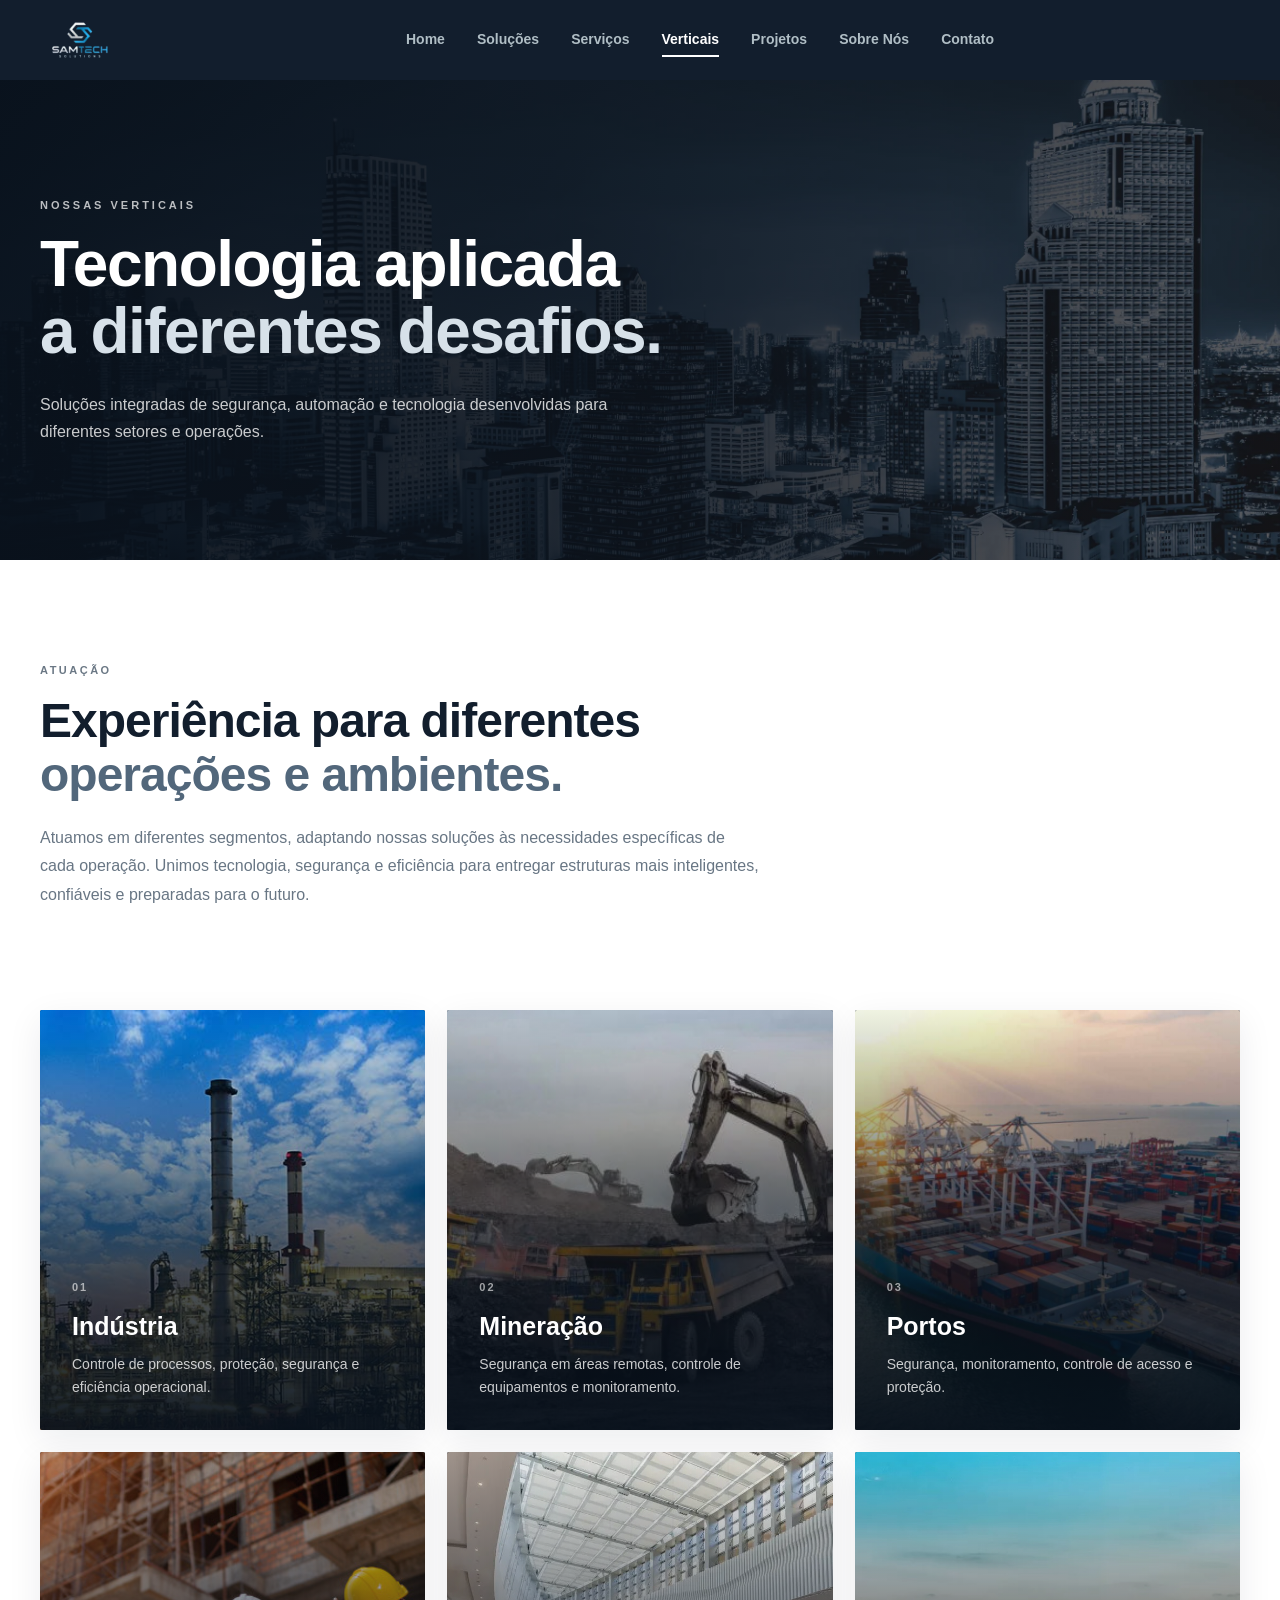
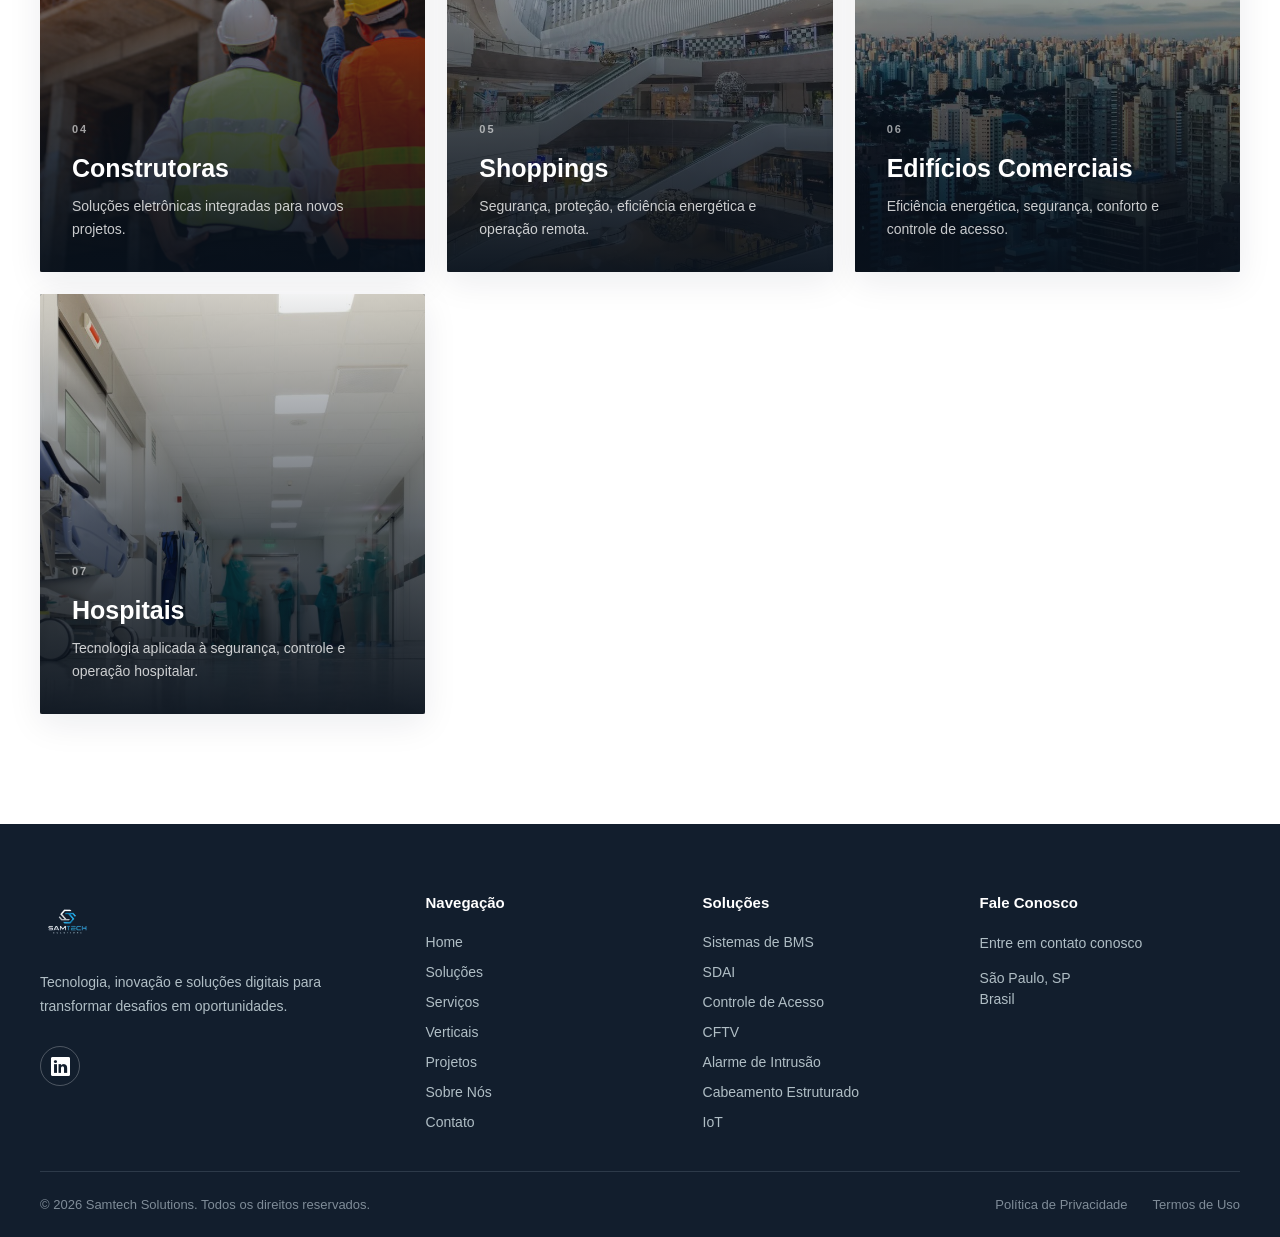
<file: paginas/verticais.html>
<!DOCTYPE html>
<html lang="pt-br">

<head>
    <meta charset="UTF-8">
    <meta name="viewport" content="width=device-width, initial-scale=1.0">

    <link rel="stylesheet" href="../css/header.css">
    <link rel="stylesheet" href="../css/style.css">
    <link rel="stylesheet" href="../css/footer.css">
    <link rel="stylesheet" href="../css/resposive.css">
    <link rel="stylesheet" href="https://cdn.jsdelivr.net/npm/bootstrap-icons@1.11.3/font/bootstrap-icons.min.css">

    <title>Verticais</title>

</head>

<body>

    <header id="site-control">

        <div class="site-control__inner">

            <!-- LOGO -->
            <a class="logo" href="index.html" aria-label="Samtech Solutions - Página inicial">
                <img src="../assets/samtechsolutionsbr_logotransparente.png" alt="Samtech Solutions">
            </a>

            
            <!-- MENU HAMBÚRGUER -->
<button class="menu-hamburguer" aria-label="Abrir menu">
    ☰
</button>


            <!-- MENU PRINCIPAL -->
            <nav class="site-control__inline-links" aria-label="Navegação principal">

                <ul class="nav-menu">

                    <li>
                        <a href="../index.html">
                            Home
                        </a>
                    </li>

                    <li>
                        <a href="solucoes.html">
                            Soluções
                        </a>
                    </li>

                    <li>
                        <a href="servicos.html">
                            Serviços
                        </a>
                    </li>

                    <li class="active">
                        <a href="verticais.html">
                            Verticais
                        </a>
                    </li>

                    <li>
                        <a href="projetos.html">
                            Projetos
                        </a>
                    </li>

                    <li>
                        <a href="quem_somos.html">
                            Sobre Nós
                        </a>
                    </li>

                    <li>
                        <a href="contato.html">
                            Contato
                        </a>
                    </li>

                </ul>

            </nav>

        </div>

    </header>


    <main>
        <section class="verticals-hero">

            <div class="verticals-hero-overlay"></div>

            <div class="verticals-hero-container">

                <span class="verticals-label">
                    NOSSAS VERTICAIS
                </span>

                <h1>
                    Tecnologia aplicada
                    <span>a diferentes desafios.</span>
                </h1>

                <p>
                    Soluções integradas de segurança, automação e tecnologia
                    desenvolvidas para diferentes setores e operações.
                </p>

            </div>

        </section>


        <section class="verticals-intro">

            <div class="verticals-container">

                <span class="verticals-label-dark">
                    ATUAÇÃO
                </span>

                <h2>
                    Experiência para diferentes
                    <span>operações e ambientes.</span>
                </h2>

                <p>
                    Atuamos em diferentes segmentos, adaptando nossas soluções
                    às necessidades específicas de cada operação. Unimos
                    tecnologia, segurança e eficiência para entregar estruturas
                    mais inteligentes, confiáveis e preparadas para o futuro.
                </p>

            </div>

        </section>

        <section class="verticals-list">

            <div class="verticals-container">

                <div class="verticals-grid">

                    <!-- 01 — INDÚSTRIA -->
                    <article id="industria" class="vertical-card">

                        <img src="../assets/home/industria-home.jpg" alt="Indústria" loading="lazy">

                        <div class="vertical-card-overlay"></div>

                        <div class="vertical-card-content">

                            <span class="vertical-number">
                                01
                            </span>

                            <h3>
                                Indústria
                            </h3>

                            <p>
                                Controle de processos, proteção,
                                segurança e eficiência operacional.
                            </p>

                        </div>

                    </article>


                    <!-- 02 — MINERAÇÃO -->
                    <article id="mineracao" class="vertical-card">

                        <img src="../assets/home/mineracao-home.jpg" alt="Mineração" loading="lazy">

                        <div class="vertical-card-overlay"></div>

                        <div class="vertical-card-content">

                            <span class="vertical-number">
                                02
                            </span>

                            <h3>
                                Mineração
                            </h3>

                            <p>
                                Segurança em áreas remotas,
                                controle de equipamentos e monitoramento.
                            </p>

                        </div>

                    </article>


                    <!-- 03 — PORTOS -->
                    <article id="portos" class="vertical-card">

                        <img src="../assets/home/portos-home.jpg" alt="Portos" loading="lazy">

                        <div class="vertical-card-overlay"></div>

                        <div class="vertical-card-content">

                            <span class="vertical-number">
                                03
                            </span>

                            <h3>
                                Portos
                            </h3>

                            <p>
                                Segurança, monitoramento,
                                controle de acesso e proteção.
                            </p>

                        </div>

                    </article>


                    <!-- 04 — CONSTRUTORAS -->
                    <article id="construtoras" class="vertical-card">

                        <img src="../assets/home/construtoras-home.jpg" alt="Construtoras" loading="lazy">

                        <div class="vertical-card-overlay"></div>

                        <div class="vertical-card-content">

                            <span class="vertical-number">
                                04
                            </span>

                            <h3>
                                Construtoras
                            </h3>

                            <p>
                                Soluções eletrônicas integradas
                                para novos projetos.
                            </p>

                        </div>

                    </article>


                    <!-- 05 — SHOPPINGS -->
                    <article id="shoppings" class="vertical-card">

                        <img src="../assets/home/shopping-home.jpg" alt="Shoppings" loading="lazy">

                        <div class="vertical-card-overlay"></div>

                        <div class="vertical-card-content">

                            <span class="vertical-number">
                                05
                            </span>

                            <h3>
                                Shoppings
                            </h3>

                            <p>
                                Segurança, proteção, eficiência
                                energética e operação remota.
                            </p>

                        </div>

                    </article>


                    <!-- 06 — EDIFÍCIOS -->
                    <article id="edificios" class="vertical-card">

                        <img src="../assets/home/edificios-home.jpg" alt="Edifícios Comerciais" loading="lazy">

                        <div class="vertical-card-overlay"></div>

                        <div class="vertical-card-content">

                            <span class="vertical-number">
                                06
                            </span>

                            <h3>
                                Edifícios Comerciais
                            </h3>

                            <p>
                                Eficiência energética, segurança,
                                conforto e controle de acesso.
                            </p>

                        </div>

                    </article>


                    <!-- 07 — HOSPITAIS -->
                    <article id="hospitais" class="vertical-card">

                        <img src="../assets/home/hospitais-home.jpg" alt="Hospitais" loading="lazy">

                        <div class="vertical-card-overlay"></div>

                        <div class="vertical-card-content">

                            <span class="vertical-number">
                                07
                            </span>

                            <h3>
                                Hospitais
                            </h3>

                            <p>
                                Tecnologia aplicada à segurança,
                                controle e operação hospitalar.
                            </p>

                        </div>

                    </article>

                </div>

            </div>

        </section>
    </main>

    <script src="../js/script.js"></script>
</body>

<!-- =====================================================
     RODAPÉ
     ===================================================== -->

<footer class="site-footer">

    <div class="footer-container">


        <!-- =================================================
             MARCA
             ================================================= -->

        <div class="footer-brand">

            <a href="index.html" class="footer-logo" aria-label="Samtech Solutions - Página inicial">

                <img src="../assets/samtechsolutionsbr_logotransparente.png" alt="Samtech Solutions">

            </a>


            <p class="footer-description">
                Tecnologia, inovação e soluções digitais para
                transformar desafios em oportunidades.
            </p>


            <!-- REDES SOCIAIS -->

            <div class="footer-social">

                <a href="https://www.linkedin.com/company/samtechsolutionsbr/" target="_blank" rel="noopener noreferrer"
                    aria-label="LinkedIn da Samtech Solutions" class="linkedin-link">
                    <i class="bi bi-linkedin"></i>
                </a>

            </div>

        </div>


        <!-- =================================================
             NAVEGAÇÃO
             ================================================= -->

        <div class="footer-column">

            <h3>
                Navegação
            </h3>


            <ul class="footer-links">

                <li>
                    <a href="index.html">
                        Home
                    </a>
                </li>

                <li>
                    <a href="paginas/solucoes.html">
                        Soluções
                    </a>
                </li>

                <li>
                    <a href="paginas/servicos.html">
                        Serviços
                    </a>
                </li>

                <li>
                    <a href="paginas/verticais.html">
                        Verticais
                    </a>
                </li>

                <li>
                    <a href="paginas/projetos.html">
                        Projetos
                    </a>
                </li>

                <li>
                    <a href="paginas/quem_somos.html">
                        Sobre Nós
                    </a>
                </li>

                <li>
                    <a href="paginas/contato.html">
                        Contato
                    </a>
                </li>

            </ul>

        </div>


        <!-- =================================================
             SOLUÇÕES
             ================================================= -->

        <div class="footer-column">

            <h3>
                Soluções
            </h3>


            <ul class="footer-links">

                <li>
                    <a href="paginas/solucoes.html#card-1">
                        Sistemas de BMS
                    </a>
                </li>

                <li>
                    <a href="paginas/solucoes.html#card-2">
                        SDAI
                    </a>
                </li>

                <li>
                    <a href="paginas/solucoes.html#card-3">
                        Controle de Acesso
                    </a>
                </li>

                <li>
                    <a href="paginas/solucoes.html#card-4">
                        CFTV
                    </a>
                </li>

                <li>
                    <a href="paginas/solucoes.html#card-5">
                        Alarme de Intrusão
                    </a>
                </li>

                <li>
                    <a href="paginas/solucoes.html#card-6">
                        Cabeamento Estruturado
                    </a>
                </li>

                <li>
                    <a href="paginas/solucoes.html#card-7">
                        IoT
                    </a>
                </li>

            </ul>

        </div>


        <!-- =================================================
             CONTATO
             ================================================= -->

        <div class="footer-column">

            <h3>
                Fale Conosco
            </h3>


            <div class="footer-contact">

                <div class="footer-contact-item">

                    <span>
                        Entre em contato conosco
                    </span>

                </div>


                <div class="footer-contact-item">

                    <span>
                        São Paulo, SP<br>
                        Brasil
                    </span>

                </div>

            </div>

        </div>

    </div>


    <!-- =====================================================
         DIVISÓRIA
         ===================================================== -->

    <div class="footer-divider"></div>


    <!-- =====================================================
         COPYRIGHT
         ===================================================== -->

    <div class="footer-bottom">

        <p class="footer-copyright">
            © 2026 Samtech Solutions. Todos os direitos reservados.
        </p>


        <div class="footer-legal">

            <a href="politica-privacidade.html">
                Política de Privacidade
            </a>

            <a href="termos-uso.html">
                Termos de Uso
            </a>

        </div>

    </div>

</footer>

</html>
</file>
<file: css/header.css>
/* =========================================================
   RESET
   ========================================================= */

* {
    margin: 0;
    padding: 0;
    box-sizing: border-box;
}

html {
    scroll-behavior: smooth;
}

body {
    font-family: Arial, Helvetica, sans-serif;
    background-color: #ffffff;
    color: #121e2d;
}


/* =========================================================
   CABEÇALHO
   ========================================================= */

#site-control {
    width: 100%;
    background-color: #121e2d;
    position: sticky;
    top: 0;
    z-index: 1000;
}


/* =========================================================
   CONTAINER PRINCIPAL
   ========================================================= */

.site-control__inner {
    width: 100%;
    max-width: 1400px;
    min-height: 80px;

    margin: 0 auto;
    padding: 0 40px;

    display: flex;
    align-items: center;
    justify-content: space-between;
    gap: 40px;
}


/* =========================================================
   LOGO
   ========================================================= */

.logo {
    display: flex;
    align-items: center;

    flex-shrink: 0;

    text-decoration: none;
}

.logo img {
    display: block;

    width: auto;
    height: 80px;

    object-fit: contain;
}


/* =========================================================
   MENU PRINCIPAL
   ========================================================= */

.site-control__inline-links {
    flex: 1;

    display: flex;
    justify-content: center;
    align-items: center;
}


.nav-menu {
    display: flex;
    align-items: center;

    list-style: none;

    gap: 32px;
}


.nav-menu li {
    position: relative;
}


/* =========================================================
   LINKS
   ========================================================= */

.nav-menu li a {
    display: inline-block;

    padding: 8px 0;

    color: #b0bec5;

    font-family: Arial, Helvetica, sans-serif;
    font-size: 14px;
    font-weight: 600;

    text-decoration: none;

    border-bottom: 2px solid transparent;

    transition:
        color 0.3s ease,
        border-color 0.3s ease;
}


/* =========================================================
   HOVER
   ========================================================= */

.nav-menu li a:hover {
    color: #ffffff;
}


/* =========================================================
   ITEM ATIVO
   ========================================================= */

.nav-menu li.active a {
    color: #ffffff;

    border-bottom-color: #ffffff;
}


/* =========================================================
   ÁREA DIREITA
   ========================================================= */

.nav-right-side {
    display: flex;
    align-items: center;

    flex-shrink: 0;
}


/* =========================================================
   BOTÃO DE BUSCA
   ========================================================= */

.nav-search {
    width: 32px;
    height: 32px;

    display: flex;
    align-items: center;
    justify-content: center;

    color: #ffffff;

    text-decoration: none;

    transition: opacity 0.3s ease;
}


.nav-search:hover {
    opacity: 0.7;
}


/* =========================================================
   ÍCONE DE LUPA
   ========================================================= */

.nav-search svg {
    width: 22px;
    height: 22px;

    fill: none;

    stroke: currentColor;
    stroke-width: 1.8;

    stroke-linecap: round;
    stroke-linejoin: round;
}


/* =========================================================
   RESPONSIVIDADE
   ========================================================= */

@media (max-width: 1000px) {

    .site-control__inner {
        padding: 0 25px;
        gap: 25px;
    }

    .nav-menu {
        gap: 20px;
    }

    .nav-menu li a {
        font-size: 13px;
    }

    .logo img {
        height: 46px;
    }

}


/* =========================================================
   TABLETS / MOBILE
   ========================================================= */

@media (max-width: 768px) {

    .site-control__inner {
        min-height: 70px;

        padding: 0 20px;

        gap: 20px;
    }

    .logo img {
        height: 42px;
    }

    .site-control__inline-links {
        display: none;
    }

    .nav-right-side {
        margin-left: auto;
    }

}


/* =========================================================
   MOBILE PEQUENO
   ========================================================= */

@media (max-width: 480px) {

    .site-control__inner {
        padding: 0 15px;
    }

    .logo img {
        height: 38px;
    }

    .nav-search svg {
        width: 20px;
        height: 20px;
    }

}
</file>
<file: css/home.css>
/* =========================================================
   PÁGINA - HOME (VERTICAIS)
   ========================================================= */

.verticals {
    width: 100%;

    padding: 90px 0 100px;

    background-color: #ffffff;
}


/* =========================================================
   CONTAINER
   ========================================================= */

.verticals-container {
    width: 100%;
    max-width: 1400px;

    margin: 0 auto;

    padding: 0 40px;
}


/* =========================================================
   CABEÇALHO DA SEÇÃO
   ========================================================= */

.verticals-header {
    margin-bottom: 50px;

    text-align: center;
}


.verticals-header h2 {
    margin: 0 0 12px;

    color: #121e2d;

    font-family: Arial, Helvetica, sans-serif;

    font-size: 36px;
    font-weight: 600;

    line-height: 1.2;
}


.verticals-header p {
    margin: 0 auto;

    max-width: 650px;

    color: #697684;

    font-family: Arial, Helvetica, sans-serif;

    font-size: 15px;
    line-height: 1.6;
}


/* =========================================================
   GRID
   ========================================================= */

.verticals-grid {
    width: 100%;

    display: grid;

    grid-template-columns:
        repeat(7, minmax(0, 1fr));

    gap: 16px;
}


/* =========================================================
   CARD
   ========================================================= */

.vertical-card {
    display: flex;
    flex-direction: column;

    min-width: 0;

    overflow: hidden;

    background-color: #ffffff;

    border: 1px solid #e3e7eb;

    border-radius: 3px;

    text-decoration: none;

    transition:
        transform 0.3s ease,
        box-shadow 0.3s ease,
        border-color 0.3s ease;
}


/* =========================================================
   HOVER DO CARD
   ========================================================= */

.vertical-card:hover {
    transform: translateY(-6px);

    border-color: #cbd3da;

    box-shadow:
        0 12px 30px rgba(18, 30, 45, 0.12);
}


/* =========================================================
   IMAGEM
   ========================================================= */

.vertical-image {
    position: relative;

    width: 100%;

    aspect-ratio: 1 / 1;

    overflow: hidden;

    background-color: #e9edf1;
}


.vertical-image img {
    width: 100%;
    height: 100%;

    display: block;

    object-fit: cover;

    transition:
        transform 0.5s ease;
}


/* =========================================================
   ZOOM DA IMAGEM
   ========================================================= */

.vertical-card:hover .vertical-image img {
    transform: scale(1.06);
}


/* =========================================================
   GRADIENTE SOBRE A IMAGEM
   ========================================================= */

.vertical-image::after {
    content: "";

    position: absolute;

    inset: 0;

    background:
        linear-gradient(
            to bottom,
            rgba(18, 30, 45, 0) 50%,
            rgba(18, 30, 45, 0.25) 100%
        );

    pointer-events: none;
}


/* =========================================================
   CONTEÚDO DO CARD
   ========================================================= */

.vertical-content {
    min-height: 90px;

    padding: 16px 14px 15px;

    display: flex;
    flex-direction: column;

    justify-content: space-between;
}


/* =========================================================
   NOME DA VERTICAL
   ========================================================= */

.vertical-content h3 {
    margin: 0;

    color: #121e2d;

    font-family: Arial, Helvetica, sans-serif;

    font-size: 14px;
    font-weight: 600;

    line-height: 1.35;
}


/* =========================================================
   LINK
   ========================================================= */

.vertical-content span {
    margin-top: 10px;

    color: #697684;

    font-family: Arial, Helvetica, sans-serif;

    font-size: 11px;
    font-weight: 600;

    transition:
        color 0.3s ease;
}


.vertical-card:hover .vertical-content span {
    color: #121e2d;
}


/* =========================================================
   BOTÃO
   ========================================================= */

.verticals-footer {
    margin-top: 45px;

    display: flex;

    justify-content: center;
}


.verticals-button {
    display: inline-flex;

    align-items: center;
    justify-content: center;

    min-height: 46px;

    padding: 0 26px;

    background-color: #121e2d;

    color: #ffffff;

    border: 1px solid #121e2d;

    font-family: Arial, Helvetica, sans-serif;

    font-size: 13px;
    font-weight: 600;

    text-decoration: none;

    transition:
        background-color 0.3s ease,
        color 0.3s ease;
}


.verticals-button:hover {
    background-color: transparent;

    color: #121e2d;
}


/* =========================================================
   TABLET
   ========================================================= */

@media (max-width: 1200px) {

    .verticals-grid {
        grid-template-columns:
            repeat(4, minmax(0, 1fr));
    }

}


/* =========================================================
   TABLET PEQUENO
   ========================================================= */

@media (max-width: 800px) {

    .verticals {
        padding: 70px 0 80px;
    }


    .verticals-container {
        padding: 0 25px;
    }


    .verticals-header h2 {
        font-size: 30px;
    }


    .verticals-grid {
        grid-template-columns:
            repeat(2, minmax(0, 1fr));

        gap: 18px;
    }

}


/* =========================================================
   MOBILE
   ========================================================= */

@media (max-width: 500px) {

    .verticals {
        padding: 60px 0 70px;
    }


    .verticals-container {
        padding: 0 18px;
    }


    .verticals-header {
        margin-bottom: 35px;
    }


    .verticals-header h2 {
        font-size: 27px;
    }


    .verticals-header p {
        font-size: 14px;
    }


    .verticals-grid {
        grid-template-columns: 1fr;

        gap: 16px;
    }


    .vertical-card {
        display: grid;

        grid-template-columns: 120px 1fr;

        min-height: 120px;
    }


    .vertical-image {
        aspect-ratio: 1 / 1;

        height: 120px;
    }


    .vertical-content {
        min-height: 120px;

        padding: 18px;
    }


    .vertical-content h3 {
        font-size: 15px;
    }


    .verticals-footer {
        margin-top: 35px;
    }
}


/* ========================================================= SOLUÇÕES ========================================================= */
.solutions {
    width: 100%;
    padding: 110px 0;
    background-color: #f5f7f9;
}

/* ========================================================= CONTAINER ========================================================= */
.solutions-container {
    width: 100%;
    max-width: 1320px;
    margin: 0 auto;
    padding: 0 30px;
}

/* ========================================================= CABEÇALHO ========================================================= */
.solutions-header {
    max-width: 760px;
    margin: 0 auto 55px;
    text-align: center;
}

.solutions-label {
    display: inline-block;
    margin-bottom: 14px;
    color: #6b7885;
    font-size: 11px;
    font-weight: 700;
    letter-spacing: 2.5px;
}

.solutions-header h2 {
    margin: 0 0 18px;
    color: #121e2d;
    font-size: clamp(30px, 4vw, 44px);
    font-weight: 600;
    line-height: 1.15;
}

.solutions-header p {
    max-width: 680px;
    margin: 0 auto;
    color: #687684;
    font-size: 15px;
    line-height: 1.7;
}

/* =========================================================
   GRID / MOSAICO
   ========================================================= */

.solutions-grid {
    display: grid;

    grid-template-columns:
        repeat(3, minmax(0, 1fr));

    grid-template-rows:
        repeat(3, 220px);

    grid-template-areas:
        "bms      sdai     cftv"
        "acesso   sdai     cftv"
        "intrusao sdai     cftv";

    gap: 18px;
}


/* =========================================================
   POSICIONAMENTO DOS CARDS
   ========================================================= */

.solution-bms {
    grid-area: bms;
}


.solution-access {
    grid-area: acesso;
}


.solution-intrusion {
    grid-area: intrusao;
}


.solution-fire {
    grid-area: sdai;
}


.solution-cctv {
    grid-area: cftv;
}

/* ============================================ CARDS ================================================ */
.solution-card {
    position: relative;
    display: flex;
    overflow: hidden;
    background-color: #121e2d;
    border-radius: 3px;
    text-decoration: none;
    box-shadow: 0 8px 25px rgba(18, 30, 45, 0.08);
}

/* ========================================================= IMAGEM ========================================================= */
.solution-card>img {
    position: absolute;
    inset: 0;
    width: 100%;
    height: 100%;
    object-fit: cover;
    transition: transform 0.7s ease;
}

.solution-card:hover>img {
    transform: scale(1.06);
}

/* ========================================================= OVERLAY ========================================================= */
.solution-overlay {
    position: absolute;
    inset: 0;
    background: linear-gradient(to top, rgba(8, 17, 28, 0.88) 0%, rgba(8, 17, 28, 0.48) 45%, rgba(8, 17, 28, 0.08) 100%);
    transition: background 0.4s ease;
}

.solution-card:hover .solution-overlay {
    background: linear-gradient(to top, rgba(8, 17, 28, 0.92) 0%, rgba(8, 17, 28, 0.52) 55%, rgba(8, 17, 28, 0.15) 100%);
}

/* ========================================================= CONTEÚDO ========================================================= */
.solution-content {
    position: relative;
    z-index: 2;
    width: 100%;
    margin-top: auto;
    padding: 28px;
}

/* ========================================================= TÍTULO ========================================================= */
.solution-content h3 {
    max-width: 400px;
    margin: 0 0 7px;
    color: #ffffff;
    font-size: 21px;
    font-weight: 600;
    line-height: 1.25;
}

/* ========================================================= DESCRIÇÃO ========================================================= */
.solution-content p {
    max-width: 400px;
    margin: 0;
    color: rgba(255, 255, 255, 0.78);
    font-size: 13px;
    line-height: 1.5;
}

/* ========================================================= LINK ========================================================= */
.solution-link {
    display: inline-flex;
    align-items: center;
    gap: 8px;
    margin-top: 18px;
    color: #ffffff;
    font-size: 12px;
    font-weight: 600;
    opacity: 0.8;
    transition: opacity 0.3s ease, gap 0.3s ease;
}

.solution-link span {
    font-size: 16px;
}

.solution-card:hover .solution-link {
    gap: 12px;
    opacity: 1;
}

/* ========================================================= CTA ========================================================= */
.solutions-footer {
    display: flex;
    justify-content: center;
    margin-top: 45px;
}

.solutions-button {
    display: inline-flex;
    align-items: center;
    gap: 10px;
    min-height: 48px;
    padding: 0 25px;
    color: #121e2d;
    border: 1px solid #121e2d;
    font-size: 13px;
    font-weight: 600;
    text-decoration: none;
    transition: background-color 0.3s ease, color 0.3s ease, gap 0.3s ease;
}

.solutions-button:hover {
    background-color: #121e2d;
    color: #ffffff;
    gap: 14px;
}

/* ========================================================= TABLET ========================================================= */
@media (max-width: 850px) {
    .solutions {
        padding: 80px 0;
    }

    .solutions-grid {
        grid-template-columns: 1fr 1fr;
        grid-template-rows: 260px 260px 260px;
    }

    .solution-bms {
        grid-column: 1;
        grid-row: 1;
    }

    .solution-access {
        grid-column: 2;
        grid-row: 1;
    }

    .solution-intrusion {
        position: relative;
        left: auto;
        bottom: auto;
        width: auto;
        height: auto;
        grid-column: 1;
        grid-row: 2;
    }

    .solution-fire {
        grid-column: 2;
        grid-row: 2;
    }

    .solution-cctv {
        grid-column: 1 / 3;
        grid-row: 3;
    }
}

/* ========================================================= MOBILE ========================================================= */
@media (max-width: 550px) {
    .solutions {
        padding: 65px 0;
    }

    .solutions-container {
        padding: 0 18px;
    }

    .solutions-header {
        margin-bottom: 35px;
    }

    .solutions-header h2 {
        font-size: 28px;
    }

    .solutions-grid {
        display: flex;
        flex-direction: column;
        gap: 15px;
    }

    .solution-card {
        min-height: 300px;
        height: 300px;
    }

    .solution-intrusion,
    .solution-fire,
    .solution-cctv {
        width: 100%;
        height: 300px;
    }

    .solution-content {
        padding: 22px;
    }

    .solution-content h3 {
        font-size: 19px;
    }

}


/* =========================================================
   CLIENTES
   ========================================================= */

.clients {
    width: 100%;

    padding: 100px 0;

    background-color: #ffffff;

    overflow: hidden;
}


/* =========================================================
   CONTAINER
   ========================================================= */

.clients-container {
    width: 100%;
    max-width: 1400px;

    margin: 0 auto;

    padding: 0 40px;
}


/* =========================================================
   CABEÇALHO
   ========================================================= */

.clients-header {
    max-width: 700px;

    margin: 0 auto 55px;

    text-align: center;
}


.clients-label {
    display: inline-block;

    margin-bottom: 12px;

    color: #6b7885;

    font-size: 11px;
    font-weight: 700;

    letter-spacing: 2.5px;
}


.clients-header h2 {
    margin: 0 0 16px;

    color: #121e2d;

    font-size: clamp(28px, 4vw, 40px);
    font-weight: 600;

    line-height: 1.2;
}


.clients-header p {
    margin: 0;

    color: #687684;

    font-size: 15px;

    line-height: 1.7;
}


/* =========================================================
   CARROSSEL
   ========================================================= */

.clients-carousel {
    position: relative;

    display: flex;

    align-items: center;

    width: 100%;
}


/* =========================================================
   VIEWPORT
   ========================================================= */

.clients-viewport {
    width: 100%;

    overflow: hidden;

    padding: 10px 0;
}


/* =========================================================
   TRACK
   ========================================================= */

.clients-track {
    display: flex;

    align-items: center;

    gap: 20px;

    width: max-content;

    transition:
        transform 0.6s cubic-bezier(0.4, 0, 0.2, 1);
}


/* =========================================================
   LOGO
   ========================================================= */

.client-logo {
    width: 190px;
    height: 110px;

    flex: 0 0 190px;

    display: flex;

    align-items: center;
    justify-content: center;

    padding: 22px;

    background-color: #ffffff;

    border: 1px solid #edf0f2;

    transition:
        border-color 0.3s ease,
        box-shadow 0.3s ease,
        transform 0.3s ease;
}


.client-logo:hover {
    border-color: #d9dee3;

    box-shadow:
        0 8px 25px rgba(18, 30, 45, 0.08);

    transform: translateY(-3px);
}


.client-logo img {
    display: block;

    width: auto;
    max-width: 100%;
    height: auto;
    max-height: 55px;

    object-fit: contain;

    filter: grayscale(100%);

    opacity: 0.65;

    transition:
        filter 0.3s ease,
        opacity 0.3s ease,
        transform 0.3s ease;
}


.client-logo:hover img {
    filter: grayscale(0);

    opacity: 1;

    transform: scale(1.04);
}


/* =========================================================
   SETAS
   ========================================================= */

.clients-arrow {
    position: relative;

    z-index: 5;

    width: 44px;
    height: 44px;

    flex: 0 0 44px;

    display: flex;

    align-items: center;
    justify-content: center;

    padding: 0;

    color: #121e2d;

    background-color: #ffffff;

    border: 1px solid #dfe4e8;

    border-radius: 50%;

    cursor: pointer;

    transition:
        background-color 0.3s ease,
        color 0.3s ease,
        border-color 0.3s ease,
        transform 0.3s ease;
}


.clients-arrow span {
    font-size: 28px;

    font-weight: 300;

    line-height: 1;
}


.clients-arrow:hover {
    color: #ffffff;

    background-color: #121e2d;

    border-color: #121e2d;

    transform: scale(1.05);
}


.clients-arrow:active {
    transform: scale(0.95);
}


.clients-arrow-prev {
    margin-right: 20px;
}


.clients-arrow-next {
    margin-left: 20px;
}


/* =========================================================
   PROGRESSO
   ========================================================= */

.clients-progress {
    width: 100%;

    max-width: 300px;

    height: 2px;

    margin: 35px auto 0;

    background-color: #e8ecef;

    overflow: hidden;
}


.clients-progress-line {
    display: block;

    width: 25%;

    height: 100%;

    background-color: #121e2d;

    transition:
        transform 0.6s ease;
}


/* =========================================================
   TABLET
   ========================================================= */

@media (max-width: 900px) {

    .clients {
        padding: 80px 0;
    }


    .clients-container {
        padding: 0 25px;
    }


    .client-logo {
        width: 170px;
        height: 100px;

        flex-basis: 170px;
    }


    .clients-track {
        gap: 15px;
    }

}


/* =========================================================
   MOBILE
   ========================================================= */

@media (max-width: 600px) {

    .clients {
        padding: 70px 0;
    }


    .clients-container {
        padding: 0 18px;
    }


    .clients-header {
        margin-bottom: 35px;
    }


    .clients-header h2 {
        font-size: 28px;
    }


    .clients-header p {
        font-size: 14px;
    }


    .clients-arrow {
        width: 38px;
        height: 38px;

        flex-basis: 38px;
    }


    .clients-arrow-prev {
        margin-right: 10px;
    }


    .clients-arrow-next {
        margin-left: 10px;
    }


    .client-logo {
        width: 150px;
        height: 90px;

        flex-basis: 150px;

        padding: 18px;
    }


    .client-logo img {
        max-height: 45px;
    }

}


/* =========================================================
   SOBRE NÓS — HOME
   ========================================================= */

.about-home {
    width: 100%;

    padding: 110px 0;

    background-color: #ffffff;

    overflow: hidden;
}


/* =========================================================
   CONTAINER
   ========================================================= */

.about-home-container {
    width: 100%;
    max-width: 1280px;

    margin: 0 auto;

    padding: 0 40px;

    display: grid;

    grid-template-columns:
        minmax(0, 0.9fr)
        minmax(0, 1.1fr);

    align-items: center;

    gap: 80px;
}


/* =========================================================
   CONTEÚDO
   ========================================================= */

.about-home-content {
    max-width: 570px;
}


.about-home-label {
    display: inline-block;

    margin-bottom: 18px;

    color: #6b7885;

    font-size: 11px;
    font-weight: 700;

    letter-spacing: 2.5px;
}


/* =========================================================
   TÍTULO
   ========================================================= */

.about-home-content h2 {
    margin: 0 0 28px;

    color: #121e2d;

    font-size: clamp(32px, 4vw, 48px);

    font-weight: 600;

    line-height: 1.12;

    letter-spacing: -1px;
}


.about-home-content h2 span {
    display: block;

    color: #52677b;
}


/* =========================================================
   TEXTO
   ========================================================= */

.about-home-text {
    max-width: 530px;
}


.about-home-text p {
    margin: 0 0 18px;

    color: #687684;

    font-size: 15px;

    line-height: 1.75;
}


.about-home-text p:last-child {
    margin-bottom: 0;
}


.about-home-text strong {
    color: #121e2d;

    font-weight: 600;
}


/* =========================================================
   BOTÃO
   ========================================================= */

.about-home-button {
    display: inline-flex;

    align-items: center;

    gap: 12px;

    margin-top: 30px;

    min-height: 48px;

    padding: 0 24px;

    color: #ffffff;

    background-color: #121e2d;

    border: 1px solid #121e2d;

    font-size: 13px;
    font-weight: 600;

    text-decoration: none;

    transition:
        background-color 0.3s ease,
        color 0.3s ease,
        gap 0.3s ease,
        transform 0.3s ease;
}


.about-home-button span {
    font-size: 18px;

    line-height: 1;
}


.about-home-button:hover {
    color: #121e2d;

    background-color: transparent;

    gap: 17px;

    transform: translateY(-2px);
}


/* =========================================================
   IMAGEM
   ========================================================= */

.about-home-image {
    position: relative;

    width: 100%;

    min-height: 520px;

    overflow: hidden;

    background-color: #121e2d;
}


.about-home-image img {
    position: absolute;

    inset: 0;

    width: 100%;
    height: 100%;

    object-fit: cover;

    transition:
        transform 0.8s ease;
}


.about-home-image:hover img {
    transform: scale(1.04);
}


/* =========================================================
   OVERLAY
   ========================================================= */

.about-home-image-overlay {
    position: absolute;

    inset: 0;

    background:
        linear-gradient(
            to top,
            rgba(8, 17, 28, 0.80),
            rgba(8, 17, 28, 0.05) 65%
        );
}


/* =========================================================
   LEGENDA DA IMAGEM
   ========================================================= */

.about-home-image-caption {
    position: absolute;

    right: 32px;
    bottom: 30px;
    left: 32px;

    display: flex;

    flex-direction: column;

    gap: 7px;

    color: #ffffff;
}


.about-home-image-caption span {
    font-size: 10px;

    font-weight: 700;

    letter-spacing: 2px;

    opacity: 0.75;
}


.about-home-image-caption strong {
    max-width: 400px;

    font-size: 21px;

    font-weight: 500;

    line-height: 1.3;
}


/* =========================================================
   TABLET
   ========================================================= */

@media (max-width: 900px) {

    .about-home {
        padding: 80px 0;
    }


    .about-home-container {
        grid-template-columns: 1fr;

        gap: 45px;

        padding: 0 25px;
    }


    .about-home-content {
        max-width: 720px;
    }


    .about-home-text {
        max-width: 680px;
    }


    .about-home-image {
        min-height: 450px;
    }

}


/* =========================================================
   MOBILE
   ========================================================= */

@media (max-width: 550px) {

    .about-home {
        padding: 65px 0;
    }


    .about-home-container {
        padding: 0 18px;

        gap: 35px;
    }


    .about-home-content h2 {
        margin-bottom: 22px;

        font-size: 30px;

        letter-spacing: -0.5px;
    }


    .about-home-text p {
        font-size: 14px;

        line-height: 1.7;
    }


    .about-home-button {
        width: 100%;

        justify-content: center;
    }


    .about-home-image {
        min-height: 360px;
    }


    .about-home-image-caption {
        right: 22px;
        bottom: 22px;
        left: 22px;
    }


    .about-home-image-caption strong {
        font-size: 18px;
    }

}
.menu-hamburguer {
    display: none;
}

@media (max-width: 992px) {

    .site-control__inner {
        position: relative;
    }

    .menu-hamburguer {
        display: block;
        position: absolute;
        right: 20px;
        top: 20px;
    }

    .site-control__inline-links {
        display: none;
    }

    .site-control__inline-links.ativo {
        display: block;
    }
    
    .nav-menu {
        display: flex;
        flex-direction: column;
        gap: 0;
    }

}



/* =========================================================
   FIM DA PÁGINA HOME 
========================================================= */
</file>
<file: css/footer.css>
/* =========================================================
   RODAPÉ - SAMTECH SOLUTIONS
   ========================================================= */

.site-footer {
    width: 100%;
    background-color: #121e2d;
    color: #ffffff;
}


/* =========================================================
   CONTAINER PRINCIPAL
   ========================================================= */

.footer-container {
    width: 100%;
    max-width: 1400px;

    margin: 0 auto;
    padding: 70px 40px 40px;

    display: grid;
    grid-template-columns: 1.5fr 1fr 1fr 1.2fr;

    gap: 60px;
}


/* =========================================================
   COLUNA DA MARCA
   ========================================================= */

.footer-brand {
    display: flex;
    flex-direction: column;

    align-items: flex-start;
}


.footer-logo {
    display: inline-block;

    margin-bottom: 22px;
}


.footer-logo img {
    display: block;

    width: auto;
    height: 55px;

    object-fit: contain;
}


.footer-description {
    max-width: 360px;

    color: #b0bec5;

    font-size: 14px;
    line-height: 1.7;
}


/* =========================================================
   TÍTULOS DAS COLUNAS
   ========================================================= */

.footer-column h3 {
    margin-bottom: 22px;

    color: #ffffff;

    font-size: 15px;
    font-weight: 600;
}


/* =========================================================
   LINKS
   ========================================================= */

.footer-links {
    display: flex;
    flex-direction: column;

    gap: 12px;

    list-style: none;
}


.footer-links li a {
    color: #b0bec5;

    font-size: 14px;

    text-decoration: none;

    transition:
        color 0.3s ease,
        padding-left 0.3s ease;
}


.footer-links li a:hover {
    color: #ffffff;
    padding-left: 5px;
}


/* =========================================================
   CONTATO
   ========================================================= */

.footer-contact {
    display: flex;
    flex-direction: column;

    gap: 14px;
}


.footer-contact-item {
    display: flex;
    align-items: flex-start;

    gap: 10px;

    color: #b0bec5;

    font-size: 14px;
    line-height: 1.5;
}


.footer-contact-item strong {
    color: #ffffff;
}

/* =========================================================
   REDES SOCIAIS
   ========================================================= */

.footer-social {
    display: flex;
    align-items: center;
    margin-top: 28px;
}


/* =========================================================
   LINKEDIN
   ========================================================= */

.linkedin-link {
    width: 40px;
    height: 40px;

    display: flex;
    align-items: center;
    justify-content: center;

    color: #ffffff;

    border: 1px solid rgba(255, 255, 255, 0.25);
    border-radius: 50%;

    text-decoration: none;

    transition: 
        background-color 0.3s ease,
        border-color 0.3s ease,
        transform 0.3s ease;
}


/* Ícone oficial */

.linkedin-link i {
    font-size: 19px;
    line-height: 1;
}


/* Hover */

.linkedin-link:hover {
    background-color: #0077b5;
    border-color: #0077b5;

    color: #ffffff;

    transform: translateY(-2px);
}


/* =========================================================
   LINHA DIVISÓRIA
   ========================================================= */

.footer-divider {
    width: calc(100% - 80px);
    max-width: 1320px;

    height: 1px;

    margin: 0 auto;

    background-color: #2d3a49;
}


/* =========================================================
   PARTE INFERIOR
   ========================================================= */

.footer-bottom {
    width: 100%;
    max-width: 1400px;

    margin: 0 auto;

    padding: 25px 40px;

    display: flex;
    align-items: center;
    justify-content: space-between;

    gap: 20px;
}


.footer-copyright {
    color: #7f8c98;

    font-size: 13px;
}


.footer-legal {
    display: flex;
    align-items: center;

    gap: 25px;
}


.footer-legal a {
    color: #7f8c98;

    font-size: 13px;

    text-decoration: none;

    transition: color 0.3s ease;
}


.footer-legal a:hover {
    color: #ffffff;
}


/* =========================================================
   TABLET
   ========================================================= */

@media (max-width: 1000px) {

    .footer-container {
        grid-template-columns: 1fr 1fr;

        gap: 45px;

        padding: 60px 25px 35px;
    }

    .footer-bottom {
        padding: 25px;
    }

    .footer-divider {
        width: calc(100% - 50px);
    }
}


/* =========================================================
   MOBILE
   ========================================================= */

@media (max-width: 650px) {

    .footer-container {
        grid-template-columns: 1fr;

        gap: 40px;

        padding: 50px 20px 35px;
    }


    .footer-brand {
        align-items: flex-start;
    }


    .footer-logo img {
        height: 48px;
    }


    .footer-description {
        max-width: 100%;
    }


    .footer-bottom {
        padding: 25px 20px;

        flex-direction: column;

        align-items: flex-start;
    }


    .footer-legal {
        flex-wrap: wrap;

        gap: 15px 20px;
    }


    .footer-divider {
        width: calc(100% - 40px);
    }
}
</file>
<file: css/style.css>
/* =========================================
   CONFIGURAÇÕES GERAIS
   ========================================= */

* {
    margin: 0;
    padding: 0;
    box-sizing: border-box;
}

body {
    font-family: Arial, sans-serif;
}


/* =========================================
   PROJETOS
   ========================================= */

.projetos {
    width: 100%;
    max-width: 1400px;

    margin: 0 auto;
    padding: 80px 40px;
}


/* =========================================
   TÍTULO DA PÁGINA
   ========================================= */

.projetos-header {
    margin-bottom: 50px;
}

.projetos-header h1 {
    margin-bottom: 15px;

    color: #121e2d;

    font-size: 42px;
}

.projetos-header p {
    max-width: 650px;

    color: #5f6b76;

    font-size: 16px;
    line-height: 1.7;
}


/* =========================================
   LISTA DE PROJETOS
   ========================================= */

.projetos-lista {
    width: 100%;
}


/* =========================================
   CARD DO PROJETO
   ========================================= */

.projeto {
    display: grid;

    grid-template-columns: 1fr 1fr;

    width: 100%;

    overflow: hidden;

    background-color: #ffffff;

    border: 1px solid #e1e5e8;
    border-radius: 12px;

    box-shadow: 0 5px 20px rgba(18, 30, 45, 0.08);
}


/* =========================================
   IMAGEM DO PROJETO
   ========================================= */

.projeto>img {
    width: 100%;
    height: 100%;
    min-height: 350px;

    object-fit: cover;
}


/* =========================================
   CONTEÚDO DO CARD
   ========================================= */

.projeto-conteudo {
    padding: 45px;

    display: flex;
    flex-direction: column;
    justify-content: center;
    align-items: flex-start;
}


/* =========================================
   DATA
   ========================================= */

.projeto-data {
    margin-bottom: 15px;

    color: #7f8c98;

    font-size: 13px;
    font-weight: 600;
}


/* =========================================
   TÍTULO DO PROJETO
   ========================================= */

.projeto-conteudo h2 {
    margin-bottom: 18px;

    color: #121e2d;

    font-size: 28px;
}


/* =========================================
   DESCRIÇÃO
   ========================================= */

.projeto-conteudo p {
    margin-bottom: 25px;

    color: #5f6b76;

    font-size: 15px;
    line-height: 1.7;
}


/* =========================================
   BOTÃO LINKEDIN
   ========================================= */

.projeto-conteudo a {
    padding: 12px 20px;

    background-color: #121e2d;

    border-radius: 6px;

    color: #ffffff;

    font-size: 14px;
    font-weight: 600;

    text-decoration: none;

    transition: 0.3s;
}

.projeto-conteudo a:hover {
    background-color: #1e2d40;

    transform: translateY(-2px);
}
/* =========================================
   FIM PROJETOS
   ========================================= */



/* =========================================================
   PÁGINA - CONTATO
   =========================================================

/* =========================================================
   CONTAINER GERAL
   ========================================================= */

.contact-page {
    width: 100%;
    background-color: #ffffff;
    color: #121e2d;
}

.contact-container {
    width: 100%;
    max-width: 1400px;

    margin: 0 auto;
    padding-left: 40px;
    padding-right: 40px;
}


/* =========================================================
   HERO DA PÁGINA
   ========================================================= */

.contact-hero {
    width: 100%;

    padding: 80px 0 75px;

    background-color: #121e2d;
    color: #ffffff;

    background-image:
        linear-gradient(
            rgba(18, 30, 45, 0.72),
            rgba(18, 30, 45, 0.72)
        ),
        url("../assets/solucoes/banner-cidade.jpg");

        background-size: cover;
        background-position: center;
}

.contact-hero .contact-container {
    max-width: 1400px;
}

.contact-eyebrow {
    display: inline-block;

    margin-bottom: 18px;

    color: #35a9e0;

    font-size: 13px;
    font-weight: 600;

    letter-spacing: 0.14em;
    text-transform: uppercase;
}

.contact-hero h1 {
    max-width: 760px;

    margin-bottom: 24px;

    color: #ffffff;

    font-size: clamp(42px, 5vw, 68px);
    font-weight: 600;

    line-height: 1.05;
}

.contact-hero p {
    max-width: 760px;

    color: #d8e0e7;

    font-size: 18px;
    line-height: 1.7;
}


/* =========================================================
   ÁREA PRINCIPAL
   INFORMAÇÕES + FORMULÁRIO
   ========================================================= */

.contact-content {
    width: 100%;

    padding: 80px 0;

    background-color: #ffffff;
}

.contact-grid {
    display: grid;

    grid-template-columns: minmax(0, 1fr) minmax(0, 1fr);

    gap: 70px;

    align-items: start;
}


/* =========================================================
   COLUNA DE INFORMAÇÕES
   ========================================================= */

.contact-info {
    min-width: 0;
}

.contact-info h2 {
    max-width: 560px;

    margin-bottom: 20px;

    color: #121e2d;

    font-size: 40px;
    font-weight: 600;

    line-height: 1.15;
}

.contact-intro {
    max-width: 540px;

    margin-bottom: 42px;

    color: #5f6b76;

    font-size: 16px;
    line-height: 1.7;
}


/* =========================================================
   LISTA DE CONTATO
   ========================================================= */

.contact-info-list {
    width: 100%;
}

.contact-info-item {
    padding: 24px 0;

    border-top: 1px solid #e1e5e8;
}

.contact-info-item:last-child {
    border-bottom: 1px solid #e1e5e8;
}

.contact-info-item h3 {
    margin-bottom: 8px;

    color: #121e2d;

    font-size: 16px;
    font-weight: 600;
}

.contact-info-item p,
.contact-info-item a {
    color: #5f6b76;

    font-size: 15px;
    line-height: 1.7;
}

.contact-info-item a {
    text-decoration: none;

    transition: color 0.2s ease;
}

.contact-info-item a:hover {
    color: #35a9e0;
}


/* =========================================================
   CARD DO FORMULÁRIO
   ========================================================= */

.contact-form-card {
    min-width: 0;

    padding: 45px;

    background-color: #f5f7f9;

    border: 1px solid #e1e5e8;
    border-radius: 12px;

    box-shadow: 0 5px 20px rgba(18, 30, 45, 0.06);
}

.contact-form-card h2 {
    margin-bottom: 12px;

    color: #121e2d;

    font-size: 34px;
    font-weight: 600;

    line-height: 1.2;
}

.contact-form-card>p {
    margin-bottom: 32px;

    color: #5f6b76;

    font-size: 15px;
    line-height: 1.7;
}


/* =========================================================
   FORMULÁRIO
   ========================================================= */

.contact-form {
    display: flex;
    flex-direction: column;

    gap: 20px;
}

.form-row {
    display: grid;

    grid-template-columns: minmax(0, 1fr) minmax(0, 1fr);

    gap: 18px;
}

.form-group {
    display: flex;
    flex-direction: column;

    min-width: 0;

    gap: 8px;
}

.form-group label {
    color: #121e2d;

    font-size: 14px;
    font-weight: 600;
}


/* =========================================================
   CAMPOS DO FORMULÁRIO
   ========================================================= */

.form-group input,
.form-group textarea {
    width: 100%;

    padding: 15px 16px;

    background-color: #ffffff;

    border: 1px solid #d7dde3;
    border-radius: 6px;

    color: #121e2d;

    font-family: inherit;
    font-size: 15px;

    outline: none;

    transition:
        border-color 0.2s ease,
        box-shadow 0.2s ease,
        background-color 0.2s ease;
}

.form-group input::placeholder,
.form-group textarea::placeholder {
    color: #8a95a0;
}

.form-group input:focus,
.form-group textarea:focus {
    border-color: #35a9e0;

    box-shadow: 0 0 0 3px rgba(53, 169, 224, 0.12);
}

.form-group textarea {
    min-height: 150px;

    resize: vertical;
}


/* =========================================================
   BOTÃO DO FORMULÁRIO
   ========================================================= */

.contact-submit {
    align-self: flex-start;

    padding: 14px 24px;

    background-color: #121e2d;

    border: none;
    border-radius: 6px;

    color: #ffffff;

    font-family: inherit;
    font-size: 14px;
    font-weight: 600;

    cursor: pointer;

    transition:
        background-color 0.2s ease,
        transform 0.2s ease;
}

.contact-submit:hover {
    background-color: #1e2d40;

    transform: translateY(-2px);
}

.contact-submit:focus-visible {
    outline: 3px solid rgba(53, 169, 224, 0.35);
    outline-offset: 3px;
}


/* =========================================================
   LOCALIZAÇÃO
   ========================================================= */

.contact-location {
    padding: 70px 0 80px;
}

.contact-location-header {
    margin-bottom: 35px;
}

.contact-location-header h2 {
    max-width: 700px;

    color: #121e2d;

    font-size: 38px;
    font-weight: 600;

    line-height: 1.2;
}


/* =========================================================
   MAPA
   ========================================================= */

.contact-map {
    width: 100%;

    overflow: hidden;

    background-color: #e9edf1;

    border: 1px solid #e1e5e8;
    border-radius: 12px;
}

.contact-map iframe {
    display: block;
    width: 100%;
    height: 340px;
    border: 0;
}

/* =========================================================
   ESTRUTURA QUEM SOMOS
   ========================================================= */

.quem-somos {
    width: 100%;
    max-width: 1400px;
    margin: 0 auto;
    padding: 80px 40px 40px 40px;
    display: grid;
    grid-template-columns: 1fr 1fr;
    gap: 30px;
}

.sobre, 
.missao-valores {
    padding: 45px;
    background-color: #ffffff;
    border: 1px solid #e1e5e8;
    border-radius: 12px;
    box-shadow: 0 5px 20px rgba(18, 30, 45, 0.08);
}

.sobre {
    background-color: #f5f7f9;
}

.sobre h1,
.missao-valores h2 {
    font-size: 34px;
    font-weight: 600;
    color: #121e2d;
    margin-top: 0;
    margin-bottom: 18px;
    line-height: 1.2;
}

.sobre h2 {
    font-size: 22px;
    font-weight: 600;
    margin-top: 32px;
    margin-bottom: 12px;
    color: #121e2d;
}

.missao-valores h2:nth-of-type(2) {
    margin-top: 32px;
}

.sobre p, 
.missao-valores p {
    font-size: 15px;
    line-height: 1.7;
    color: #5f6b76;
    margin-bottom: 16px;
}

.sobre p:last-child,
.missao-valores p:last-child {
    margin-bottom: 0;
}

/* IMAGENS DA SEÇÃO COM HOVER */
.quem-somos > img {
    width: 100%;
    max-width: 100%;
    height: 100%;
    min-height: 350px;
    object-fit: cover;
    display: block;
    border: 1px solid #e1e5e8;
    border-radius: 12px;
    box-shadow: 0 5px 20px rgba(18, 30, 45, 0.08);
    transition: transform 0.3s ease, box-shadow 0.3s ease;
}

.quem-somos > img:hover {
    transform: translateY(-5px) scale(1.01);
    box-shadow: 0 12px 30px rgba(18, 30, 45, 0.15);
}


/* =========================================================
   SEÇÃO CONHEÇA O TIME
   ========================================================= */

.nosso-time {
    width: 100%;
    max-width: 1400px;
    margin: 40px auto 80px auto;
    padding: 0 40px;
}

.nosso-time > h2 {
    text-align: center;
    font-size: 38px;
    font-weight: 600;
    color: #121e2d;
    margin-bottom: 50px;
}

.membro-card {
    display: flex;
    align-items: flex-start;
    gap: 45px;
    padding: 45px;
    margin-bottom: 30px;
    background-color: #ffffff;
    border: 1px solid #e1e5e8;
    border-radius: 12px;
    box-shadow: 0 5px 20px rgba(18, 30, 45, 0.08);
    transition: border-color 0.3s ease, box-shadow 0.3s ease;
}

.membro-card:hover {
    border-color: #35a9e0;
    box-shadow: 0 10px 30px rgba(18, 30, 45, 0.12);
}

.membro-card:last-child {
    margin-bottom: 0;
}

.membro-foto {
    flex-shrink: 0;
    width: 260px;
    height: 320px;
    border-radius: 8px;
    overflow: hidden;
}

.membro-foto img {
    width: 100%;
    height: 100%;
    object-fit: cover;
    transition: transform 0.4s ease;
}

/* Efeito zoom suave na foto do membro */
.membro-card:hover .membro-foto img {
    transform: scale(1.05);
}

.membro-info {
    flex: 1;
}

.membro-info h3 {
    font-size: 28px;
    font-weight: 600;
    color: #121e2d;
    margin: 0 0 6px 0;
}

.membro-info .cargo {
    display: inline-block;
    font-size: 14px;
    font-weight: 600;
    color: #35a9e0;
    margin-bottom: 20px;
    text-transform: uppercase;
    letter-spacing: 0.05em;
}

.membro-info p {
    font-size: 15px;
    line-height: 1.7;
    color: #5f6b76;
    margin-bottom: 16px;
}

.membro-info p:last-child {
    margin-bottom: 0;
}








/* =========================================================
   PÁGINA — SOLUÇÕES
   ========================================================= */


/* =========================================================
   BANNER
   ========================================================= */

.solucoes-banner {
    width: 100%;
    min-height: 420px;

    display: flex;
    align-items: center;

    padding: 80px 40px;

    background-image:
        linear-gradient(
            rgba(18, 30, 45, 0.72),
            rgba(18, 30, 45, 0.72)
        ),
        url("../assets/solucoes/banner-cidade.jpg");

    background-size: cover;
    background-position: center;
}

.solucoes-banner-conteudo {
    width: 100%;
    max-width: 1400px;

    margin: 0 auto;
}

.solucoes-banner-conteudo span {
    display: block;

    margin-bottom: 15px;

    color: #b0bec5;

    font-size: 14px;
    font-weight: 600;
    letter-spacing: 2px;
}

.solucoes-banner-conteudo h1 {
    max-width: 750px;

    margin-bottom: 20px;

    color: #ffffff;

    font-size: 52px;
    line-height: 1.15;
}

.solucoes-banner-conteudo p {
    max-width: 650px;

    color: #ffffff;

    font-size: 18px;
    line-height: 1.7;
}


/* =========================================================
   CONTEÚDO DA PÁGINA
   ========================================================= */

.solucoes {
    width: 100%;
    max-width: 1400px;

    margin: 0 auto;

    padding: 90px 40px;
}


/* =========================================================
   CABEÇALHO DA SEÇÃO
   ========================================================= */

.solucoes-header {
    max-width: 750px;

    margin-bottom: 55px;
}

.solucoes-subtitulo {
    display: block;

    margin-bottom: 12px;

    color: #35a9e0;

    font-size: 14px;
    font-weight: 700;
    letter-spacing: 2px;
}

.solucoes-header h1 {
    margin-bottom: 20px;

    color: #121e2d;

    font-size: 40px;
    line-height: 1.2;
}

.solucoes-header p {
    color: #5f6b76;

    font-size: 17px;
    line-height: 1.7;
}


/* =========================================================
   GRID DE SOLUÇÕES
   ========================================================= */

.solucoes-lista {
    display: grid;

    grid-template-columns: repeat(3, 1fr);

    gap: 25px;
}


/* =========================================================
   CARD
   ========================================================= */

.solucao {
    position: relative;

    min-height: 500px;

    overflow: hidden;

    border-radius: 12px;

    background-color: #ffffff;

    box-shadow: 0 5px 20px rgba(18, 30, 45, 0.08);

    transition:
        transform 0.3s ease,
        box-shadow 0.3s ease;
}


/* Efeito ao passar o mouse */

.solucao:hover {
    transform: scale(1.03);

    box-shadow: 0 12px 30px rgba(18, 30, 45, 0.15);
}


/* =========================================================
   PARTE VISÍVEL DO CARD
   ========================================================= */

.solucao-card {
    width: 100%;
    height: 100%;

    display: flex;
    flex-direction: column;
}


/* =========================================================
   IMAGEM
   ========================================================= */

.solucao-card img {
    width: 100%;
    height: 230px;

    display: block;

    object-fit: cover;
}

.solucao.ativo .solucao-card {
    width: 50%;
    height: 100%;
}


/* =========================================================
   RESUMO
   ========================================================= */

.solucao-resumo {
    flex: 1;

    display: flex;
    flex-direction: column;
    align-items: flex-start;

    padding: 30px;
}


/* =========================================================
   NÚMERO
   ========================================================= */

.solucao-numero {
    display: block;

    margin-bottom: 12px;

    color: #35a9e0;

    font-size: 13px;
    font-weight: 700;
    letter-spacing: 1px;
}


/* =========================================================
   TÍTULO DO CARD
   ========================================================= */

.solucao-resumo h2 {
    margin-bottom: 15px;

    color: #121e2d;

    font-size: 24px;
    line-height: 1.3;
}


/* =========================================================
   DESCRIÇÃO RESUMIDA
   ========================================================= */

.solucao-resumo p {
    margin-bottom: 25px;

    color: #5f6b76;

    font-size: 15px;
    line-height: 1.6;
}


/* =========================================================
   BOTÃO SAIBA MAIS
   ========================================================= */

.solucao-botao {
    margin-top: auto;

    padding: 11px 18px;

    border: 0;
    border-radius: 5px;

    background-color: #121e2d;

    color: #ffffff;

    font-size: 14px;
    font-weight: 600;

    cursor: pointer;

    transition:
        background-color 0.3s ease,
        transform 0.3s ease;
}

.solucao-botao:hover {
    background-color: #35a9e0;
    transform: translateX(4px);
}


/* =========================================================
   ÁREA DE DETALHES
   ========================================================= */

/*
   Inicialmente os detalhes ficam escondidos.
   O JavaScript poderá adicionar a classe
   .ativo ao .solucao para mostrar essa área.
*/

.solucao-detalhes {
    position: absolute;

    top: 0;
    right: 0;

    width: 0;
    height: 100%;

    overflow: hidden;

    box-sizing: border-box;

    padding: 40px 0;

    background-color: #ffffff;

    opacity: 0;

    transform: translateX(100%);

    transition:
        width 0.5s cubic-bezier(0.4, 0, 0.2, 1),
        padding 0.5s cubic-bezier(0.4, 0, 0.2, 1),
        opacity 0.4s ease,
        transform 0.5s cubic-bezier(0.4, 0, 0.2, 1);
}


/* Conteúdo começa escondido */

.solucao-detalhes h2,
.solucao-detalhes p,
.solucao-detalhes ul,
.solucao-detalhes .solucao-numero {
    opacity: 0;

    transform: translateX(20px);

    transition:
        opacity 0.3s ease,
        transform 0.4s ease;
}


/* Conteúdo aparece quando o card abre */

.solucao.ativo .solucao-detalhes h2,
.solucao.ativo .solucao-detalhes p,
.solucao.ativo .solucao-detalhes ul,
.solucao.ativo .solucao-detalhes .solucao-numero {
    opacity: 1;

    transform: translateX(0);

    transition-delay: 0.25s;
}


/* =========================================================
   CARD ABERTO
   ========================================================= */

.solucao.ativo {
    grid-column: span 2;

    z-index: 2;

    animation: entradaCard 0.45s ease;
}

@keyframes entradaCard {
    from {
        opacity: 0.7;
        transform: translateY(-10px);
    }

    to {
        opacity: 1;
        transform: translateY(0);
    }
}

.solucao.ativo .solucao-detalhes {
    width: 50%;

    padding: 40px;

    opacity: 1;

    transform: translateX(0);
}

.solucao:hover {
    transform: scale(1.03);

    box-shadow: 0 12px 30px rgba(18, 30, 45, 0.15);
}

.solucao.ativo:hover {
    transform: none;
}


/* =========================================================
   BOTÃO FECHAR
   ========================================================= */

.solucao-fechar {
    position: absolute;

    top: 20px;
    right: 20px;

    width: 35px;
    height: 35px;

    border: none;
    border-radius: 50%;

    background-color: #121e2d;

    color: #ffffff;

    font-size: 22px;
    line-height: 1;

    cursor: pointer;

    transition:
        background-color 0.3s ease,
        transform 0.3s ease;
}

.solucao-fechar:hover {
    background-color: #35a9e0;

    transform: rotate(90deg);
}


/* =========================================================
   CONTEÚDO DOS DETALHES
   ========================================================= */

.solucao-detalhes h2 {
    max-width: 400px;

    margin-bottom: 20px;

    color: #121e2d;

    font-size: 28px;
    line-height: 1.3;
}

.solucao-detalhes p {
    margin-bottom: 25px;

    color: #5f6b76;

    font-size: 15px;
    line-height: 1.7;
}

.solucao-detalhes ul {
    padding-left: 20px;

    color: #5f6b76;
}

.solucao-detalhes li {
    margin-bottom: 10px;

    font-size: 15px;
}
.solucao {
    scroll-margin-top: 110px;
}
.solucao:target {
    outline: 2px solid rgba(255, 255, 255, 0.5);

    outline-offset: -2px;
}
/* =========================================================
   FIM DA PÁGINA — SOLUÇÕES
   ========================================================= */

/* =========================================================
   INÍCO - PÁGINA SERVIÇOS
========================================================= */

/* =========================================================
   BANNER / HERO - SERVIÇOS
========================================================= */

.services-page {
    background: #f6f8fa;
    padding: 0 0 100px;
}

.services-hero {
    width: 100%;
    min-height: 440px;

    background:
        linear-gradient(
            90deg,
            rgba(5, 20, 36, 0.92) 0%,
            rgba(5, 20, 36, 0.68) 45%,
            rgba(5, 20, 36, 0.12) 100%
        ),
        url("../assets/servicos/banner-servicos.png");

    background-size: cover;
    background-position: center;
    background-repeat: no-repeat;

    display: flex;
    align-items: center;
}

.services-hero-content {
    width: 100%;
    max-width: 1240px;
    margin: 0 auto;
    padding: 0 6%;
}

.services-hero h1 {
    margin: 0;
    max-width: 650px;

    color: #ffffff;
    font-size: clamp(42px, 5vw, 68px);
    line-height: 1.05;
    font-weight: 700;
}

.services-hero-text {
    margin: 22px 0 0;
    max-width: 560px;
    color: #ffffff;
    font-size: 20px;
    line-height: 1.5;
    font-weight: 400;
}


/* ÁREA PRINCIPAL */

.services-container {
    width: 100%;
    max-width: 1240px;
    margin: 0 auto;
    padding: 70px 6% 0;
    box-sizing: border-box;
}

/* TÍTULO */
.services-heading {
    text-align: center;
    margin-bottom: 55px;
}

.services-heading span {
    display: block;
    color: #13aee4;
    font-size: 12px;
    font-weight: 700;
    letter-spacing: 3px;
    text-transform: uppercase;
    margin-bottom: 14px;
}

.services-heading h1 {
    margin: 0;
    color: #102033;
    font-size: clamp(38px, 5vw, 58px);
    line-height: 1.08;
    font-weight: 700;
}

/* =========================================================
   CARD DOS SERVIÇOS
========================================================= */

.services-box {
    background: #ffffff;
    border-radius: 20px;
    overflow: hidden;
    box-shadow: 0 18px 55px rgba(16, 32, 51, 0.09);
}

/* ABAS */
.services-tabs {
    display: grid;
    grid-template-columns: repeat(6, 1fr);
    border-bottom: 1px solid #e5e9ed;
    background: #ffffff;
}

.service-tab {
    position: relative;
    min-height: 82px;
    padding: 18px 12px;
    border: 0;
    background: transparent;
    color: #65717e;
    font-family: inherit;
    font-size: 13px;
    line-height: 1.4;
    font-weight: 600;
    text-align: center;
    cursor: pointer;
    transition: color 0.25s ease, background 0.25s ease;
}

.service-tab:not(:last-child) {
    border-right: 1px solid #edf0f2;
}

.service-tab:hover {
    color: #102033;
    background: #f8fafb;
}

.service-tab.active {
    color: #102033;
}

.service-tab.active::after {
    content: "";
    position: absolute;
    left: 18%;
    right: 18%;
    bottom: -1px;
    height: 3px;
    background: #13aee4;
    border-radius: 3px 3px 0 0;
}

/* =========================================================
   CONTEÚDO DE CADA SERVIÇO
========================================================= */

.service-panel {
    display: grid;
    grid-template-columns: minmax(0, 1fr) minmax(0, 1fr);
    min-height: 600px;
}

.service-panel[hidden] {
    display: none;
}

/* IMAGEM */
.service-image {
    position: relative;
    min-height: 600px;
    overflow: hidden;
    background: #e8edf1;
}

.service-image img {
    width: 100%;
    height: 100%;
    display: block;
    object-fit: cover;
}

/* TEXTO */
.service-content {
    padding: 55px 55px 60px;
    display: flex;
    flex-direction: column;
    justify-content: center;
}

.service-number {
    display: block;
    color: #13aee4;
    font-size: 13px;
    font-weight: 700;
    letter-spacing: 3px;
    margin-bottom: 13px;
}

.service-content h2 {
    margin: 0 0 22px;
    color: #102033;
    font-size: clamp(28px, 3vw, 39px);
    line-height: 1.15;
    font-weight: 700;
}

.service-content > p {
    margin: 0 0 22px;
    color: #5f6b76;
    font-size: 15px;
    line-height: 1.75;
}

/* ITENS COM CHECK */
.service-detail {
    position: relative;
    padding-left: 29px;
    margin-top: 13px;
}

.service-detail::before {
    content: "✓";
    position: absolute;
    top: 1px;
    left: 0;
    color: #13aee4;
    font-size: 17px;
    font-weight: 800;
}

.service-detail p {
    margin: 0;
    color: #5f6b76;
    font-size: 14px;
    line-height: 1.65;
}

.service-detail strong {
    color: #102033;
    font-weight: 700;
}

/* =========================================================
   SEGMENTOS ATENDIDOS
========================================================= */

.segments {
    padding: 95px 6%;
    background: #ffffff;
}

.segments-container {
    width: 100%;
    max-width: 1240px;
    margin: 0 auto;
}

.segments-title {
    margin: 0 0 55px;
    text-align: center;
    color: #102033;
    font-size: clamp(30px, 4vw, 44px);
    line-height: 1.15;
}

.segments-grid {
    display: grid;
    grid-template-columns: repeat(7, 1fr);
    align-items: stretch;
}

.segment-card {
    min-width: 0;
    padding: 10px 14px;
    text-align: center;
    display: flex;
    flex-direction: column;
    align-items: center;
    justify-content: flex-start;
}

.segment-card:not(:last-child) {
    border-right: 1px solid #e5e9ed;
}

.segment-card img {
    width: 72px;
    height: 72px;
    object-fit: contain;
    display: block;
    margin-bottom: 20px;
}

.segment-card h3 {
    margin: 0;
    color: #102033;
    font-size: 14px;
    line-height: 1.4;
    font-weight: 600;
}

/* =========================================================
   CONTATO / CTA
========================================================= */

.services-contact {
    position: relative;
    padding: 90px 6%;
    background:
        linear-gradient(
            rgba(10, 29, 47, 0.92),
            rgba(10, 29, 47, 0.92)
        ),
         url("../assets/servicos/banner-cidade.jpg")
        center / cover no-repeat;
}

.services-contact-box {
    position: relative;
    z-index: 1;
    width: 100%;
    max-width: 1180px;
    margin: 0 auto;
    display: grid;
    grid-template-columns: 0.9fr 1.1fr;
    gap: 90px;
    align-items: center;
}

.services-contact-title h2 {
    margin: 0;
    color: #ffffff;
    font-size: clamp(32px, 4vw, 48px);
    line-height: 1.18;
    font-weight: 700;
}

/* FORMULÁRIO */
.services-form {
    width: 100%;
}

.services-form-group {
    margin-bottom: 18px;
}

.services-form input,
.services-form textarea {
    width: 100%;
    box-sizing: border-box;
    border: 1px solid rgba(255, 255, 255, 0.28);
    border-radius: 7px;
    background: rgba(255, 255, 255, 0.08);
    padding: 15px 17px;
    color: #ffffff;
    font-family: inherit;
    font-size: 14px;
    outline: none;
    transition: border-color 0.25s ease,
                background 0.25s ease;
}

.services-form input {
    min-height: 50px;
}

.services-form textarea {
    min-height: 145px;
    resize: vertical;
}

.services-form input::placeholder,
.services-form textarea::placeholder {
    color: rgba(255, 255, 255, 0.7);
}

.services-form input:focus,
.services-form textarea:focus {
    border-color: #19b9ee;
    background: rgba(255, 255, 255, 0.12);
}

.services-form button {
    min-width: 135px;
    border: 0;
    border-radius: 7px;
    background: #19b9ee;
    padding: 14px 30px;
    color: #ffffff;
    font-family: inherit;
    font-size: 14px;
    font-weight: 700;
    cursor: pointer;
    transition: transform 0.25s ease,
                background 0.25s ease;
}

.services-form button:hover {
    background: #0fa7d9;
    transform: translateY(-2px);
}

/* =========================================================
   FIM - PÁGINA SERVIÇOS
========================================================= */








/* =========================================================
   PÁGINA — VERTICAIS
   ========================================================= */


/* =========================================================
   HERO — VERTICAIS
   ========================================================= */

.verticals-hero {
    position: relative;

    min-height: 480px;

    display: flex;
    align-items: center;

    background-image:
        url("../assets/solucoes/banner-cidade.jpg");
    
    background-size: cover;
    background-position: center;

    overflow: hidden;
}


.verticals-hero-overlay {
    position: absolute;

    inset: 0;

    background:
        linear-gradient(
            90deg,
            rgba(8, 17, 28, 0.92) 0%,
            rgba(8, 17, 28, 0.72) 45%,
            rgba(8, 17, 28, 0.25) 100%
        );
}


.verticals-hero-container {
    position: relative;

    z-index: 2;

    width: 100%;
    max-width: 1280px;

    margin: 0 auto;

    padding: 90px 40px;
}


.verticals-label {
    display: inline-block;

    margin-bottom: 20px;

    color: rgba(255, 255, 255, 0.72);

    font-size: 11px;
    font-weight: 700;

    letter-spacing: 3px;
}


.verticals-hero h1 {
    max-width: 720px;

    margin: 0 0 25px;

    color: #ffffff;

    font-size: clamp(40px, 5vw, 64px);

    font-weight: 600;

    line-height: 1.05;

    letter-spacing: -1.5px;
}


.verticals-hero h1 span {
    display: block;

    color: #d7e1e9;
}


.verticals-hero p {
    max-width: 600px;

    margin: 0;

    color: rgba(255, 255, 255, 0.78);

    font-size: 16px;

    line-height: 1.7;
}

/* =========================================================
   INTRODUÇÃO
   ========================================================= */

.verticals-intro {
    padding: 100px 0 70px;

    background-color: #ffffff;
}


.verticals-container {
    width: 100%;
    max-width: 1280px;

    margin: 0 auto;

    padding: 0 40px;
}


.verticals-label-dark {
    display: inline-block;

    margin-bottom: 18px;

    color: #6b7885;

    font-size: 11px;
    font-weight: 700;

    letter-spacing: 2.5px;
}


.verticals-intro h2 {
    max-width: 760px;

    margin: 0 0 22px;

    color: #121e2d;

    font-size: clamp(32px, 4vw, 48px);

    font-weight: 600;

    line-height: 1.12;

    letter-spacing: -1px;
}


.verticals-intro h2 span {
    color: #52677b;
}


.verticals-intro p {
    max-width: 720px;

    margin: 0;

    color: #687684;

    font-size: 16px;

    line-height: 1.8;
}

/* =========================================================
   LISTA DE VERTICAIS
   ========================================================= */

.verticals-list {
    padding: 30px 0 110px;

    background-color: #ffffff;
}


.verticals-grid {
    display: grid;

    grid-template-columns:
        repeat(3, 1fr);

    gap: 22px;
}


/* =========================================================
   CARD
   ========================================================= */

.vertical-card {
    position: relative;

    min-height: 420px;

    overflow: hidden;

    display: flex;
    align-items: flex-end;

    background-color: #121e2d;

    text-decoration: none;

    border-radius: 2px;

    box-shadow:
        0 10px 35px rgba(18, 30, 45, 0.08);
}


.vertical-card img {
    position: absolute;

    inset: 0;

    width: 100%;
    height: 100%;

    object-fit: cover;

    transition:
        transform 0.7s ease;
}


.vertical-card:hover img {
    transform: scale(1.06);
}


/* =========================================================
   OVERLAY
   ========================================================= */

.vertical-card-overlay {
    position: absolute;

    inset: 0;

    background:
        linear-gradient(
            to top,
            rgba(8, 17, 28, 0.95) 0%,
            rgba(8, 17, 28, 0.65) 45%,
            rgba(8, 17, 28, 0.05) 100%
        );

    transition:
        background 0.4s ease;
}


.vertical-card:hover .vertical-card-overlay {
    background:
        linear-gradient(
            to top,
            rgba(8, 17, 28, 0.97) 0%,
            rgba(8, 17, 28, 0.72) 55%,
            rgba(8, 17, 28, 0.15) 100%
        );
}


/* =========================================================
   CONTEÚDO
   ========================================================= */

.vertical-card-content {
    position: relative;

    z-index: 2;

    width: 100%;

    padding: 32px;
}


.vertical-number {
    display: block;

    margin-bottom: 18px;

    color: rgba(255, 255, 255, 0.6);

    font-size: 11px;

    font-weight: 700;

    letter-spacing: 2px;
}


.vertical-card h3 {
    margin: 0 0 12px;

    color: #ffffff;

    font-size: 25px;

    font-weight: 600;

    line-height: 1.2;
}


.vertical-card p {
    max-width: 390px;

    margin: 0;

    color: rgba(255, 255, 255, 0.78);

    font-size: 14px;

    line-height: 1.6;
}
.vertical-card {
    scroll-margin-top: 110px;
}
.vertical-card:target {
    outline: 2px solid rgba(255, 255, 255, 0.5);

    outline-offset: -2px;
}
</file>
<file: css/resposive.css>
/* =========================================
   RESPONSIVIDADE PÁGINA PROJETOS
   ========================================= */

@media (max-width: 900px) {
  .projetos {
    padding: 60px 25px;
  }

  .projeto {
    grid-template-columns: 1fr;
  }

  .projeto > img {
    height: 300px;
    min-height: auto;
  }

  .projeto-conteudo {
    padding: 35px;
  }
}

@media (max-width: 600px) {
  .projetos {
    padding: 50px 20px;
  }

  .projetos-header h1 {
    font-size: 32px;
  }

  .projeto > img {
    height: 220px;
  }

  .projeto-conteudo {
    padding: 25px;
  }

  .projeto-conteudo h2 {
    font-size: 23px;
  }
}
/* =========================================
   FIM RESPONSIVIDADE PÁGINA PROJETOS
   ========================================= */

/* =========================================================
   TABLET - SOLUÇÕES
   ========================================================= */

@media (max-width: 1000px) {
  .solucoes-lista {
    grid-template-columns: repeat(2, 1fr);
  }

  .solucao.ativo {
    grid-column: span 2;
  }

  .solucao.ativo .solucao-detalhes {
    width: 50%;
  }

  .solucoes-banner-conteudo h1 {
    font-size: 44px;
  }
}

/* =========================================================
   CELULAR - SOLUÇÕES
   ========================================================= */

@media (max-width: 650px) {
  .solucoes-banner {
    min-height: 350px;

    padding: 60px 20px;
  }

  .solucoes-banner-conteudo h1 {
    font-size: 34px;
  }

  .solucoes-banner-conteudo p {
    font-size: 16px;
  }

  .solucoes {
    padding: 60px 20px;
  }

  .solucoes-header h1 {
    font-size: 32px;
  }

  .solucoes-lista {
    grid-template-columns: 1fr;
  }

  .solucao {
    min-height: 480px;
  }

  /*
       No celular não temos espaço
       para a expansão lateral.
       O card passa a expandir verticalmente.
    */

  .solucao.ativo {
    grid-column: span 1;

    min-height: auto;
  }

  .solucao.ativo .solucao-detalhes {
    position: relative;

    width: 100%;
    height: auto;

    padding: 35px 25px;

    opacity: 1;
  }

  .solucao.ativo .solucao-card {
    height: auto;
  }

  .solucao-detalhes h2 {
    padding-right: 35px;

    font-size: 24px;
  }
}

/* =========================================================
   RESPONSIVO DO QUEM SOMOS E CONHEÇA O TIME
   ========================================================= */

.menu-hamburguer {
    display: none;
}

@media (max-width: 992px) {

    .site-control__inner {
        position: relative;
    }

    .menu-hamburguer {
        display: block;
        position: absolute;
        right: 20px;
        top: 20px;
    }

    .site-control__inline-links {
        display: none;
    }

    .site-control__inline-links.ativo {
        display: block;
    }

    .nav-menu {
        display: flex;
        flex-direction: column;
        gap: 0;
    }

    .quem-somos {
        grid-template-columns: 1fr;
        padding: 40px 20px 20px 20px;
        gap: 20px;
    }

    /* OCULTA AS IMAGENS DO QUEM SOMOS NO RESPONSIVO */
    .quem-somos > img {
        display: none;
    }

    .sobre,
    .missao-valores {
        padding: 30px;
    }

    .nosso-time {
        padding: 0 20px;
        margin: 20px auto 40px auto;
    }

    .membro-card {
        flex-direction: column;
        align-items: center;
        text-align: center;
        padding: 30px;
        gap: 25px;
    }

    .membro-foto {
        width: 220px;
        height: 270px;
    }
}

/* =========================================================
   RESPONSIVO DO VERTICAIS
   ========================================================= */

/* =========================================================
   TABLET
   ========================================================= */

@media (max-width: 900px) {
  .verticals-hero {
    min-height: 420px;
  }

  .verticals-hero-container {
    padding: 75px 25px;
  }

  .verticals-container {
    padding: 0 25px;
  }

  .verticals-grid {
    grid-template-columns: repeat(2, 1fr);
  }

  .vertical-card {
    min-height: 380px;
  }
}

/* =========================================================
   MOBILE
   ========================================================= */

@media (max-width: 600px) {
  .verticals-hero {
    min-height: 440px;
  }

  .verticals-hero-container {
    padding: 65px 20px;
  }

  .verticals-hero h1 {
    font-size: 38px;
  }

  .verticals-intro {
    padding: 70px 0 45px;
  }

  .verticals-container {
    padding: 0 20px;
  }

  .verticals-intro h2 {
    font-size: 30px;
  }

  .verticals-grid {
    grid-template-columns: 1fr;

    gap: 16px;
  }

  .vertical-card {
    min-height: 360px;
  }

  .vertical-card-content {
    padding: 25px;
  }
}

/* =========================================================
   RESPONSIVIDADE — PÁGINA CONTATO
   ========================================================= */

/* =========================================================
   TABLETS
   ========================================================= */

@media (max-width: 1024px) {
  /* CONTAINER */

  .contact-container {
    padding-left: 30px;
    padding-right: 30px;
  }

  /* HERO */

  .contact-hero {
    padding: 70px 0 65px;
  }

  /* CONTEÚDO */

  .contact-content {
    padding: 70px 0;
  }

  .contact-grid {
    gap: 40px;
  }

  /* TÍTULOS */

  .contact-info h2 {
    font-size: 34px;
  }

  .contact-form-card h2 {
    font-size: 30px;
  }

  /* FORMULÁRIO */

  .contact-form-card {
    padding: 35px;
  }

  /* LOCALIZAÇÃO */

  .contact-location {
    padding: 60px 0 70px;
  }
}

/* =========================================================
   CELULARES
   ========================================================= */

@media (max-width: 768px) {
  /* CONTAINER */

  .contact-container {
    padding-left: 20px;
    padding-right: 20px;
  }

  /* HERO */

  .contact-hero {
    padding: 55px 0 50px;
  }

  .contact-eyebrow {
    margin-bottom: 14px;

    font-size: 12px;
  }

  .contact-hero h1 {
    margin-bottom: 20px;

    font-size: clamp(36px, 10vw, 48px);

    line-height: 1.1;
  }

  .contact-hero p {
    font-size: 16px;
    line-height: 1.6;
  }

  /* =====================================================
       INFORMAÇÕES + FORMULÁRIO
       ===================================================== */

  .contact-content {
    padding: 55px 0;
  }

  .contact-grid {
    grid-template-columns: 1fr;

    gap: 50px;
  }

  /* =====================================================
       INFORMAÇÕES
       ===================================================== */

  .contact-info h2 {
    margin-bottom: 18px;

    font-size: 32px;
    line-height: 1.2;
  }

  .contact-intro {
    margin-bottom: 30px;

    font-size: 15px;
  }

  .contact-info-item {
    padding: 20px 0;
  }

  /* =====================================================
       FORMULÁRIO
       ===================================================== */

  .contact-form-card {
    padding: 30px 25px;
  }

  .contact-form-card h2 {
    font-size: 28px;
  }

  .contact-form-card > p {
    margin-bottom: 28px;
  }

  /* NOME + SOBRENOME */

  .form-row {
    grid-template-columns: 1fr;

    gap: 20px;
  }

  /* CAMPOS */

  .form-group input,
  .form-group textarea {
    padding: 14px 15px;

    font-size: 15px;
  }

  /* BOTÃO */

  .contact-submit {
    width: 100%;

    padding: 15px 20px;
  }

  /* =====================================================
       LOCALIZAÇÃO
       ===================================================== */

  .contact-location {
    padding: 50px 0 60px;
  }

  .contact-location-header {
    margin-bottom: 25px;
  }

  .contact-location-header h2 {
    font-size: 30px;
    line-height: 1.2;
  }

  .contact-map {
    border-radius: 8px;
  }

  .contact-map iframe {
    height: 300px;
  }
}

/* =========================================================
   CELULARES PEQUENOS
   ========================================================= */

@media (max-width: 480px) {
  .contact-container {
    padding-left: 16px;
    padding-right: 16px;
  }

  /* HERO */

  .contact-hero {
    padding: 45px 0;
  }

  .contact-hero h1 {
    font-size: 34px;
  }

  .contact-hero p {
    font-size: 15px;
  }

  /* CONTEÚDO */

  .contact-content {
    padding: 45px 0;
  }

  /* INFORMAÇÕES */

  .contact-info h2 {
    font-size: 28px;
  }

  /* FORMULÁRIO */

  .contact-form-card {
    padding: 25px 20px;
  }

  .contact-form-card h2 {
    font-size: 26px;
  }

  /* LOCALIZAÇÃO */

  .contact-location {
    padding: 45px 0 50px;
  }

  .contact-location-header h2 {
    font-size: 27px;
  }

  .contact-map iframe {
    height: 260px;
  }
}
/* =========================================================
   RESPONSIVIDADE — PÁGINA VERTICAIS
   ========================================================= */

/* =========================================================
   DESKTOP GRANDE
   ========================================================= */

@media (min-width: 1400px) {
  .verticals-hero {
    min-height: 520px;
  }

  .verticals-hero-container,
  .verticals-container {
    max-width: 1400px;
  }

  .vertical-card {
    min-height: 460px;
  }
}

/* =========================================================
   NOTEBOOK / DESKTOP
   ========================================================= */

@media (max-width: 1200px) {
  .verticals-hero {
    min-height: 460px;
  }

  .verticals-hero-container,
  .verticals-container {
    padding-left: 30px;
    padding-right: 30px;
  }

  .verticals-grid {
    gap: 18px;
  }

  .vertical-card {
    min-height: 400px;
  }

  .vertical-card-content {
    padding: 28px;
  }
}

/* =========================================================
   TABLET
   ========================================================= */

@media (max-width: 900px) {
  /* -----------------------------------------
       HERO
       ----------------------------------------- */

  .verticals-hero {
    min-height: 420px;

    background-position: center;
  }

  .verticals-hero-container {
    padding: 70px 25px;
  }

  .verticals-hero h1 {
    max-width: 650px;

    font-size: clamp(38px, 6vw, 52px);
  }

  .verticals-hero p {
    max-width: 550px;

    font-size: 15px;
  }

  /* -----------------------------------------
       INTRODUÇÃO
       ----------------------------------------- */

  .verticals-intro {
    padding: 80px 0 55px;
  }

  .verticals-container {
    padding-left: 25px;
    padding-right: 25px;
  }

  .verticals-intro h2 {
    max-width: 650px;

    font-size: clamp(32px, 5vw, 42px);
  }

  .verticals-intro p {
    max-width: 650px;

    font-size: 15px;
  }

  /* -----------------------------------------
       GRID
       ----------------------------------------- */

  .verticals-list {
    padding: 25px 0 80px;
  }

  .verticals-grid {
    grid-template-columns: repeat(2, 1fr);

    gap: 18px;
  }

  /* -----------------------------------------
       CARDS
       ----------------------------------------- */

  .vertical-card {
    min-height: 380px;

    scroll-margin-top: 90px;
  }

  .vertical-card-content {
    padding: 25px;
  }

  .vertical-card h3 {
    font-size: 22px;
  }

  .vertical-card p {
    font-size: 13px;
  }
}

/* =========================================================
   TABLET PEQUENO
   ========================================================= */

@media (max-width: 700px) {
  .verticals-hero {
    min-height: 400px;
  }

  .verticals-hero-container {
    padding: 65px 22px;
  }

  .verticals-hero h1 {
    font-size: 40px;

    letter-spacing: -1px;
  }

  .verticals-hero p {
    font-size: 14px;

    line-height: 1.7;
  }

  .verticals-container {
    padding-left: 22px;
    padding-right: 22px;
  }

  .verticals-grid {
    grid-template-columns: 1fr;
  }

  .vertical-card {
    min-height: 400px;
  }
}

/* =========================================================
   MOBILE
   ========================================================= */

@media (max-width: 550px) {
  /* -----------------------------------------
       HERO
       ----------------------------------------- */

  .verticals-hero {
    min-height: 430px;

    background-position: 60% center;
  }

  .verticals-hero-overlay {
    background: linear-gradient(
      90deg,
      rgba(8, 17, 28, 0.94) 0%,
      rgba(8, 17, 28, 0.78) 65%,
      rgba(8, 17, 28, 0.45) 100%
    );
  }

  .verticals-hero-container {
    padding: 65px 20px;
  }

  .verticals-label {
    margin-bottom: 16px;

    font-size: 10px;

    letter-spacing: 2.5px;
  }

  .verticals-hero h1 {
    max-width: 400px;

    margin-bottom: 20px;

    font-size: 36px;

    line-height: 1.08;
  }

  .verticals-hero p {
    max-width: 420px;

    font-size: 14px;

    line-height: 1.65;
  }

  /* -----------------------------------------
       INTRODUÇÃO
       ----------------------------------------- */

  .verticals-intro {
    padding: 65px 0 45px;
  }

  .verticals-container {
    padding-left: 20px;
    padding-right: 20px;
  }

  .verticals-label-dark {
    margin-bottom: 15px;

    font-size: 10px;

    letter-spacing: 2.2px;
  }

  .verticals-intro h2 {
    margin-bottom: 18px;

    font-size: 30px;

    line-height: 1.15;

    letter-spacing: -0.5px;
  }

  .verticals-intro p {
    font-size: 14px;

    line-height: 1.75;
  }

  /* -----------------------------------------
       LISTA
       ----------------------------------------- */

  .verticals-list {
    padding: 20px 0 65px;
  }

  /* -----------------------------------------
       GRID
       ----------------------------------------- */

  .verticals-grid {
    display: flex;

    flex-direction: column;

    gap: 15px;
  }

  /* -----------------------------------------
       CARD
       ----------------------------------------- */

  .vertical-card {
    width: 100%;

    min-height: 360px;

    border-radius: 2px;

    scroll-margin-top: 85px;
  }

  .vertical-card img {
    transition: transform 0.5s ease;
  }

  /* -----------------------------------------
       CONTEÚDO
       ----------------------------------------- */

  .vertical-card-content {
    padding: 24px;
  }

  .vertical-number {
    margin-bottom: 14px;

    font-size: 10px;
  }

  .vertical-card h3 {
    margin-bottom: 10px;

    font-size: 22px;
  }

  .vertical-card p {
    max-width: 100%;

    font-size: 13px;

    line-height: 1.55;
  }

  .vertical-arrow {
    margin-top: 18px;

    font-size: 20px;
  }
}

/* =========================================================
   MOBILE PEQUENO
   ========================================================= */

@media (max-width: 380px) {
  .verticals-hero {
    min-height: 410px;
  }

  .verticals-hero-container {
    padding: 55px 18px;
  }

  .verticals-hero h1 {
    font-size: 32px;
  }

  .verticals-hero p {
    font-size: 13px;
  }

  .verticals-container {
    padding-left: 18px;
    padding-right: 18px;
  }

  .verticals-intro {
    padding: 55px 0 40px;
  }

  .verticals-intro h2 {
    font-size: 27px;
  }

  .verticals-intro p {
    font-size: 13px;
  }

  .vertical-card {
    min-height: 330px;
  }

  .vertical-card-content {
    padding: 20px;
  }

  .vertical-card h3 {
    font-size: 20px;
  }

  .vertical-card p {
    font-size: 12px;
  }
}

/* =========================================================
   INÍCIO DO RESPONSIVO - PÁGINA SERVIÇOS
========================================================= */

/* =========================================================
   INÍCIO TABLET E TELAS MENORES - ATÉ 1200PX
========================================================= */

@media (max-width: 1200px) {
  .segments .verticals-grid {
    grid-template-columns: repeat(4, minmax(0, 1fr));
  }

  .services-contact-box {
    gap: 55px;
  }
}

/* =========================================================
   FIM TABLET E TELAS MENORES - ATÉ 1200PX
========================================================= */

/* =========================================================
   INÍCIO TABLET - ATÉ 900PX
========================================================= */

@media (max-width: 900px) {
  .services-page {
    padding-bottom: 80px;
  }

  .services-hero {
    min-height: 380px;
  }

  .services-hero-content {
    padding: 0 40px;
  }

  .services-hero h1 {
    font-size: 44px;
  }

  .services-container {
    padding: 55px 24px 0;
  }

  .services-tabs {
    grid-template-columns: repeat(3, minmax(0, 1fr));
  }

  .service-tab {
    min-width: 0;
  }

  .service-panel {
    grid-template-columns: 1fr;
    min-height: 0;
  }

  .service-image {
    min-height: 360px;
    height: 360px;
  }

  .service-content {
    padding: 45px 36px 50px;
  }

  .segments {
    padding: 70px 0 80px;
  }

  .segments-container {
    padding: 0 24px;
  }

  .segments-title {
    margin-bottom: 36px;
    font-size: 30px;
  }

  .segments .verticals-grid {
    grid-template-columns: repeat(2, minmax(0, 1fr));
  }

  .services-contact {
    padding: 70px 24px;
  }

  .services-contact-box {
    grid-template-columns: 1fr;
    gap: 45px;
  }

  .services-contact-title h2 {
    max-width: 650px;
  }
}

/* =========================================================
   FIM TABLET - ATÉ 900PX
========================================================= */

/* =========================================================
   INÍCIO MOBILE - ATÉ 600PX
========================================================= */

@media (max-width: 600px) {
  .services-page {
    padding-bottom: 60px;
  }

  .services-hero {
    min-height: 330px;
  }

  .services-hero-content {
    padding: 0 24px;
  }

  .services-hero h1 {
    font-size: 36px;
    line-height: 1.1;
  }

  .services-hero-text {
    margin-top: 16px;
    font-size: 15px;
    line-height: 1.6;
  }

  .services-container {
    padding: 40px 18px 0;
  }

  .services-heading {
    margin-bottom: 36px;
  }

  .services-heading h1 {
    font-size: 34px;
  }

  .services-box {
    border-radius: 14px;
  }

  .services-tabs {
    display: flex;
    overflow-x: auto;
    overflow-y: hidden;
    scroll-snap-type: x mandatory;
  }

  .service-tab {
    flex: 0 0 145px;
    min-height: 76px;
    padding: 15px 10px;
    scroll-snap-align: start;
  }

  .service-panel {
    display: block;
  }

  .service-image {
    min-height: 240px;
    height: 240px;
  }

  .service-content {
    padding: 34px 24px 40px;
  }

  .service-content h2 {
    margin-bottom: 18px;
    font-size: 28px;
  }

  .service-content > p,
  .service-detail p {
    font-size: 14px;
  }

  .segments {
    padding: 55px 0 65px;
  }

  .segments-container {
    padding: 0 18px;
  }

  .segments-title {
    margin-bottom: 30px;
    font-size: 26px;
  }

  .services-contact {
    padding: 55px 18px;
  }

  .services-contact-box {
    gap: 35px;
  }

  .services-contact-title h2 {
    font-size: 30px;
  }

  .services-form input {
    min-height: 48px;
  }

  .services-form textarea {
    min-height: 130px;
  }

  .services-form button {
    width: 100%;
  }
}

/* =========================================================
   FIM MOBILE - ATÉ 600PX
========================================================= */

/* =========================================================
   INÍCIO MOBILE PEQUENO - ATÉ 480PX
========================================================= */

@media (max-width: 480px) {
  .segments .verticals-grid {
    grid-template-columns: 1fr;
    gap: 14px;
  }

  .segments .vertical-card {
    display: grid;
    grid-template-columns: 120px 1fr;
  }

  .segments .vertical-image {
    height: 120px;
    aspect-ratio: auto;
  }

  .segments .vertical-content {
    min-height: 120px !important;
    display: flex;
    align-items: center;
  }
}

/* =========================================================
   FIM MOBILE PEQUENO - ATÉ 480PX
========================================================= */

/* =========================================================
   FIM DO RESPONSIVO - PÁGINA SERVIÇOS
========================================================= */
</file>
<file: css/politica-privacidade.css>
/* =========================================================
   PÁGINAS LEGAIS
   ========================================================= */

.legal-hero {

    min-height: 430px;

    display: flex;
    align-items: center;

    background:
        linear-gradient(
            90deg,
            rgba(7, 20, 35, 0.97),
            rgba(18, 30, 45, 0.88)
        );

    color: #ffffff;
}


.legal-container {

    width: 100%;
    max-width: 1180px;

    margin: 0 auto;

    padding-left: 30px;
    padding-right: 30px;
}


/* =========================================================
   HERO
   ========================================================= */

.legal-label {

    display: block;

    margin-bottom: 20px;

    color: #5ca9e9;

    font-size: 11px;
    font-weight: 700;

    letter-spacing: 3px;
}


.legal-hero h1 {

    margin: 0 0 20px;

    font-size: clamp(48px, 6vw, 76px);

    font-weight: 600;

    line-height: 1.02;

    letter-spacing: -2px;
}


.legal-hero p {

    max-width: 620px;

    margin: 0;

    color: #c5d0db;

    font-size: 18px;

    line-height: 1.7;
}


/* =========================================================
   ÁREA PRINCIPAL
   ========================================================= */

.legal-page {

    padding: 90px 0 110px;

    background: #ffffff;
}


.legal-layout {

    display: grid;

    grid-template-columns: 220px 1fr;

    gap: 80px;

    align-items: start;
}


/* =========================================================
   SIDEBAR
   ========================================================= */

.legal-sidebar {

    position: sticky;

    top: 110px;

    display: flex;

    flex-direction: column;

    gap: 5px;
}


.legal-sidebar span {

    margin-bottom: 12px;

    color: #121e2d;

    font-size: 11px;
    font-weight: 700;

    letter-spacing: 2px;

    text-transform: uppercase;
}


.legal-sidebar a {

    padding: 8px 0;

    color: #71808f;

    font-size: 13px;

    text-decoration: none;

    border-left: 2px solid transparent;

    transition:
        color 0.25s ease,
        border-color 0.25s ease,
        padding 0.25s ease;
}


.legal-sidebar a:hover {

    padding-left: 10px;

    color: #087cc1;

    border-left-color: #087cc1;
}


/* =========================================================
   CONTEÚDO
   ========================================================= */

.legal-content {

    max-width: 800px;
}


.legal-update {

    margin-bottom: 55px;

    padding-bottom: 20px;

    color: #7a8793;

    font-size: 12px;

    border-bottom: 1px solid #e6e9ec;
}


.legal-content section {

    margin-bottom: 55px;

    scroll-margin-top: 110px;
}


.legal-content h2 {

    margin: 0 0 18px;

    color: #121e2d;

    font-size: 26px;

    font-weight: 600;

    line-height: 1.25;
}


.legal-content p {

    margin: 0 0 17px;

    color: #53616e;

    font-size: 15px;

    line-height: 1.85;
}


.legal-content ul {

    margin: 15px 0 20px;

    padding-left: 22px;
}


.legal-content li {

    margin-bottom: 10px;

    color: #53616e;

    font-size: 15px;

    line-height: 1.7;
}


/* =========================================================
   CONTATO
   ========================================================= */

.legal-contact {

    display: flex;

    flex-direction: column;

    gap: 8px;

    margin-top: 25px;

    padding: 25px;

    background: #f5f7f9;

    border-left: 3px solid #087cc1;
}


.legal-contact strong {

    color: #121e2d;

    font-size: 15px;
}


.legal-contact span {

    color: #657482;

    font-size: 14px;
}


.legal-contact a {

    color: #087cc1;

    text-decoration: none;
}


/* =========================================================
   AVISO
   ========================================================= */

.legal-notice {

    margin-top: 70px;

    padding: 25px;

    background: #f5f7f9;

    border: 1px solid #e3e7ea;
}


.legal-notice strong {

    display: block;

    margin-bottom: 8px;

    color: #121e2d;

    font-size: 14px;
}


.legal-notice p {

    margin: 0;

    font-size: 13px;
}


/* =========================================================
   TABLET
   ========================================================= */

@media (max-width: 800px) {

    .legal-layout {

        grid-template-columns: 1fr;

        gap: 40px;
    }


    .legal-sidebar {

        position: static;

        display: grid;

        grid-template-columns: repeat(2, 1fr);

        gap: 4px 20px;
    }


    .legal-sidebar span {

        grid-column: 1 / -1;
    }

}


/* =========================================================
   MOBILE
   ========================================================= */

@media (max-width: 550px) {

    .legal-container {

        padding-left: 20px;
        padding-right: 20px;
    }


    .legal-hero {

        min-height: 380px;
    }


    .legal-hero h1 {

        font-size: 42px;

        letter-spacing: -1px;
    }


    .legal-hero p {

        font-size: 15px;
    }


    .legal-page {

        padding: 60px 0 80px;
    }


    .legal-layout {

        gap: 35px;
    }


    .legal-sidebar {

        grid-template-columns: 1fr;
    }


    .legal-content h2 {

        font-size: 23px;
    }


    .legal-content p,
    .legal-content li {

        font-size: 14px;

        line-height: 1.75;
    }

}
</file>
